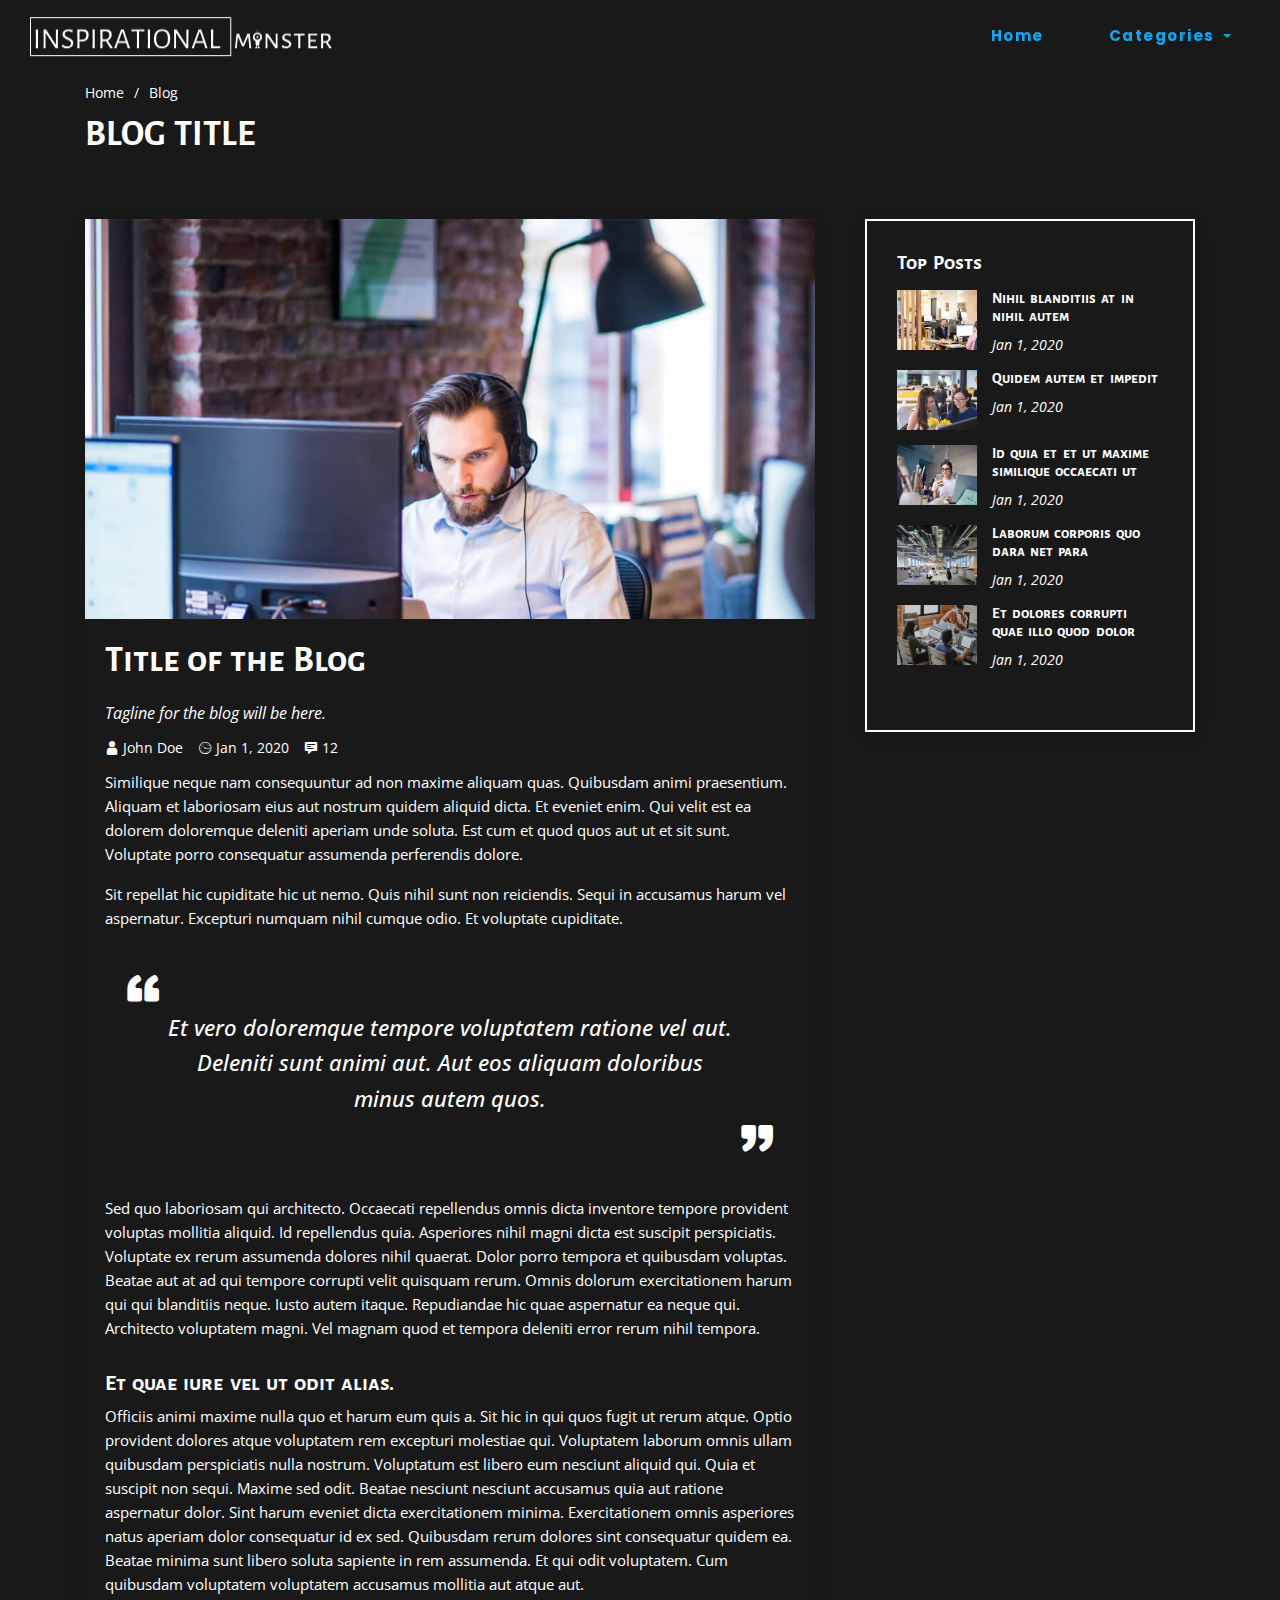
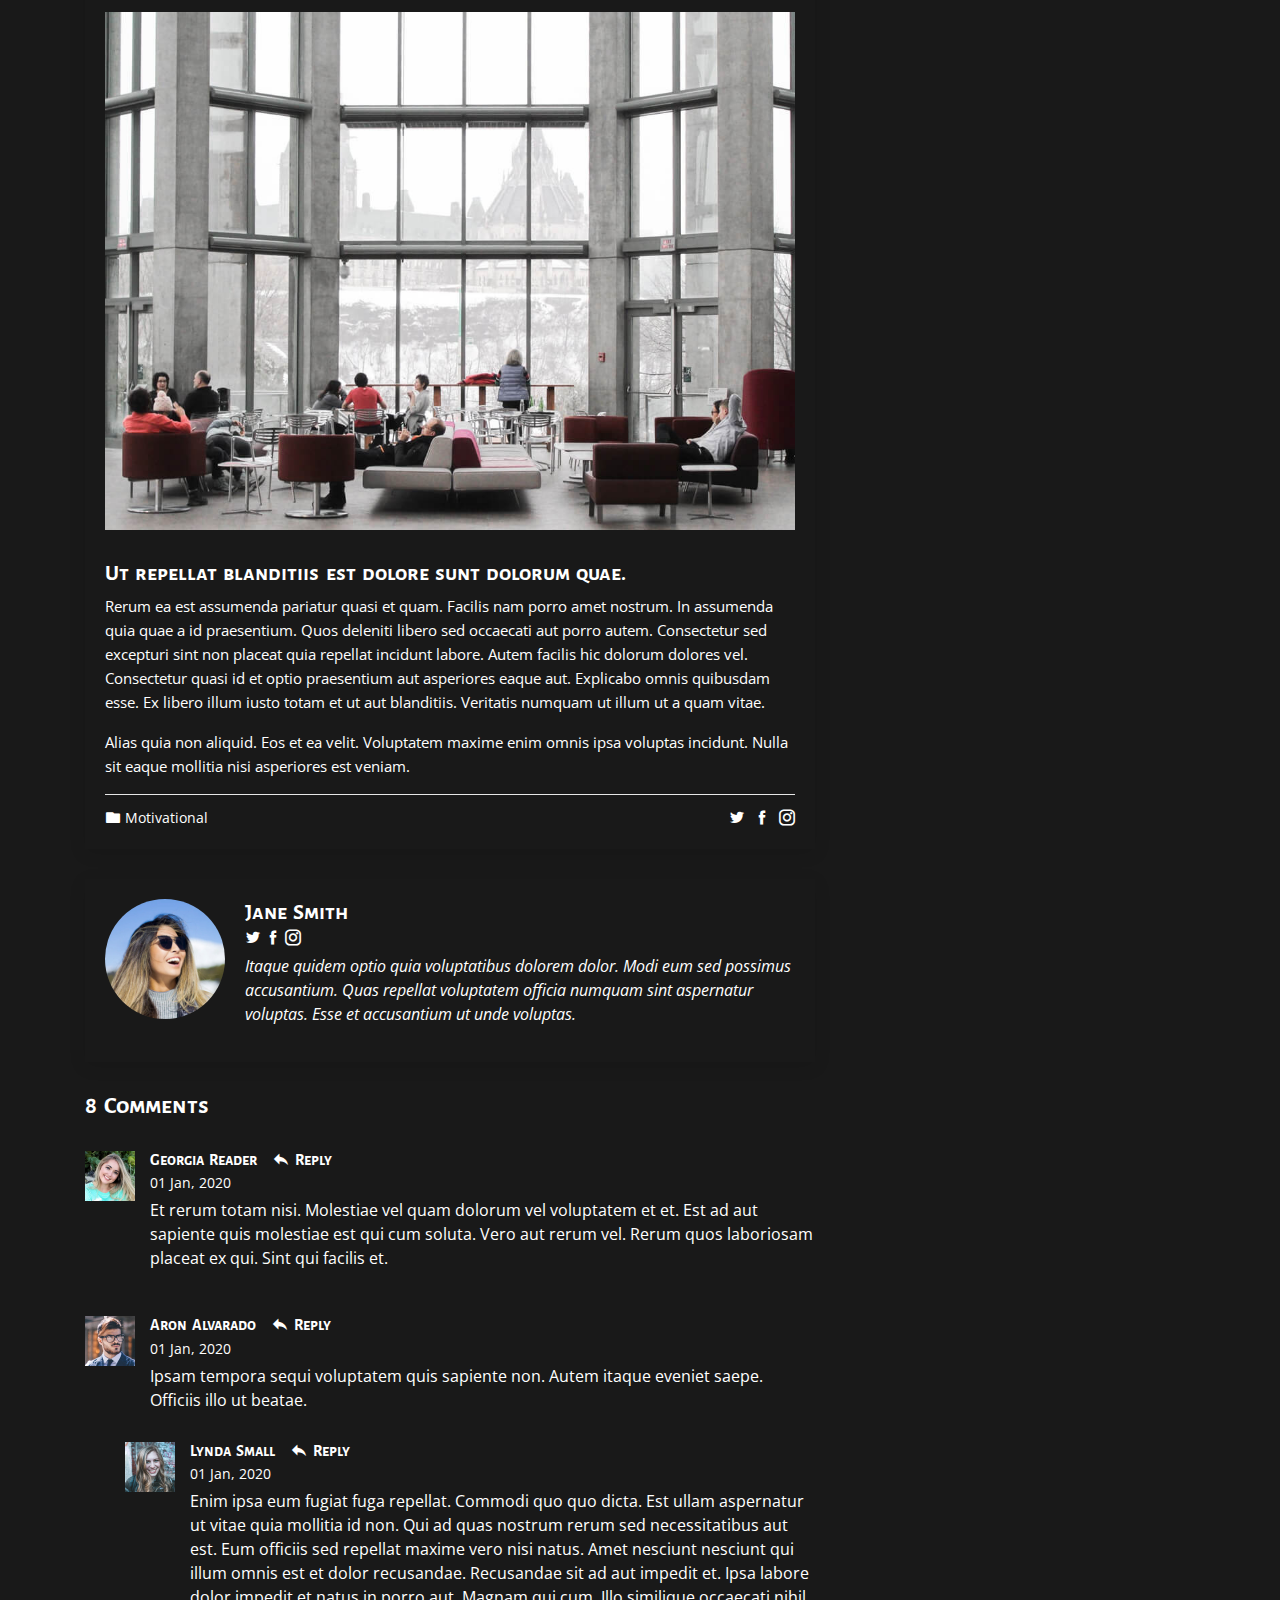
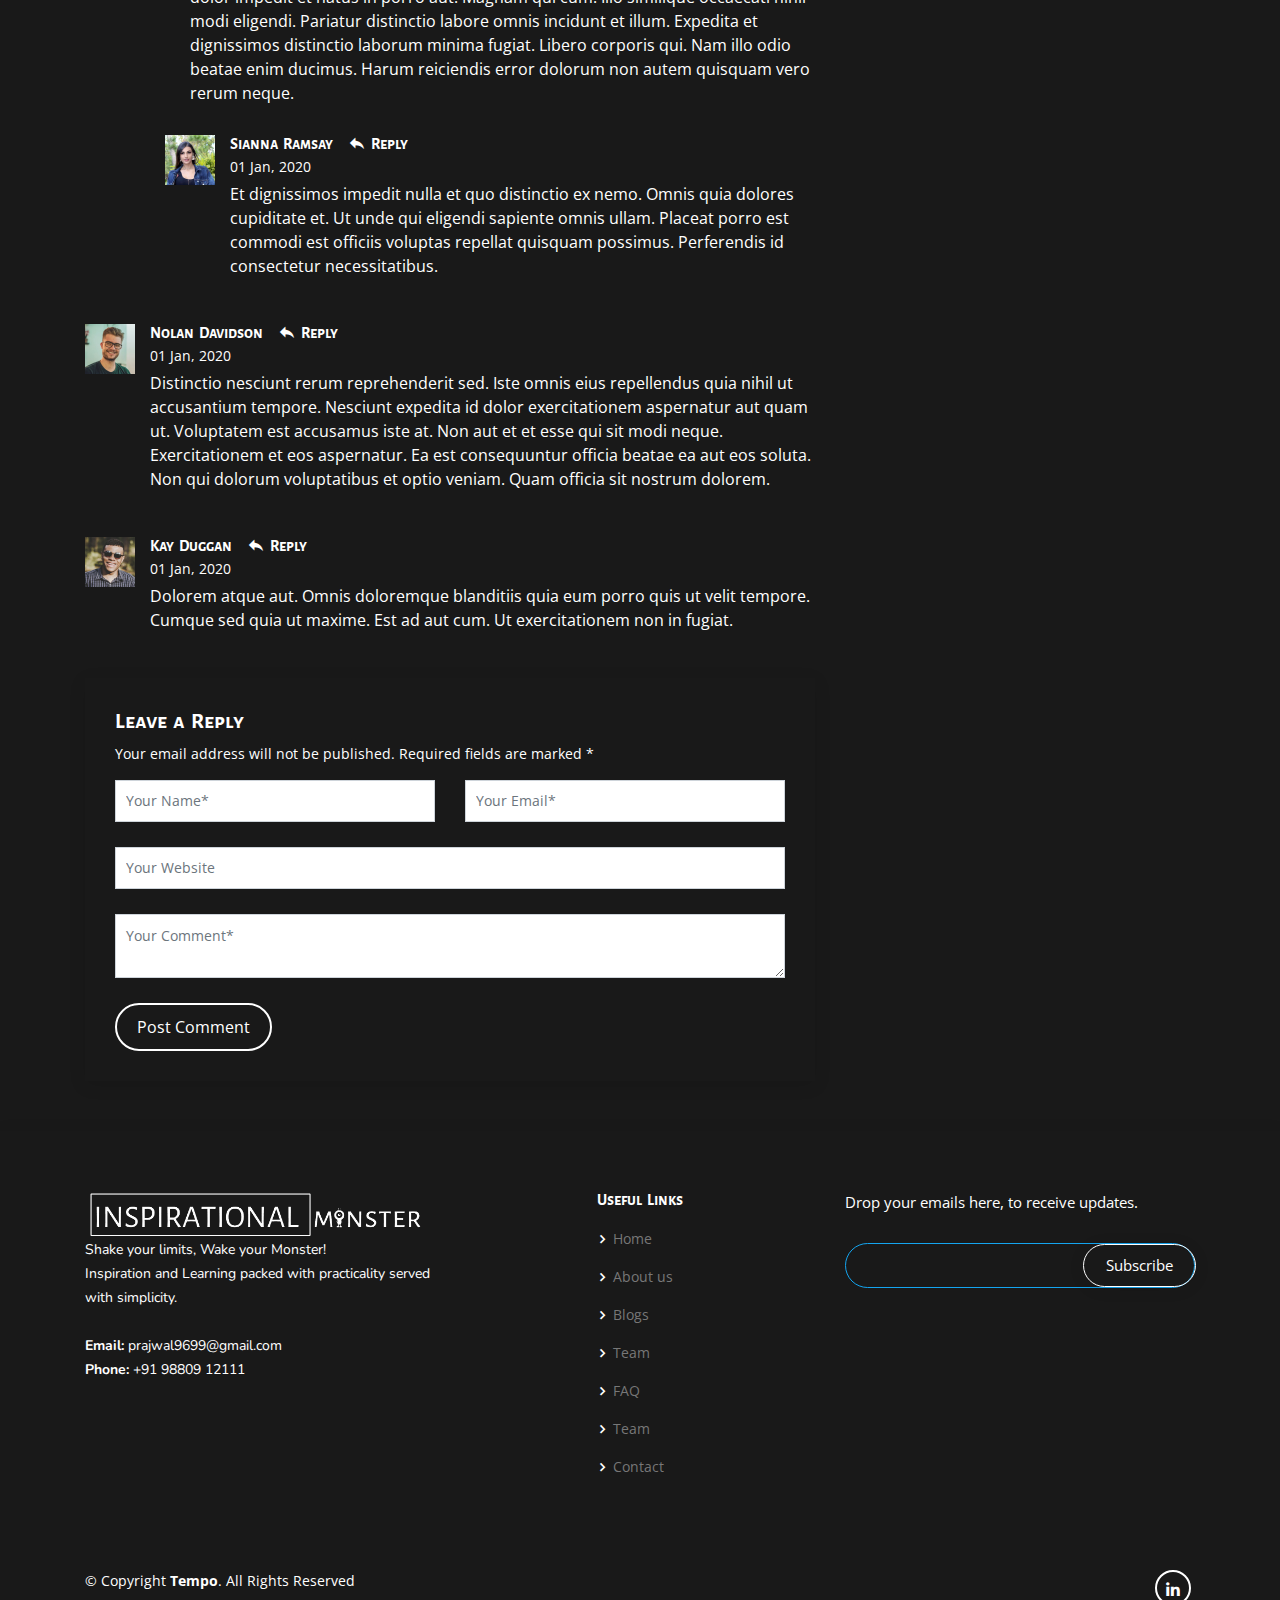
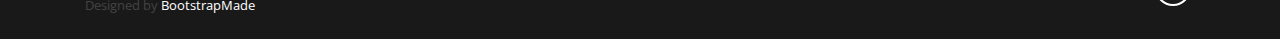
<file: blog-single.html>
<!DOCTYPE html>
<html lang="en">

<head>
  <meta charset="utf-8">
  <meta content="width=device-width, initial-scale=1.0" name="viewport">

  <title>Blog Single - Tempo Bootstrap Template</title>
  <meta content="" name="description">
  <meta content="" name="keywords">

  <!-- Favicons -->
  <link href="assets/img/favicon.png" rel="icon">
  <link href="assets/img/apple-touch-icon.png" rel="apple-touch-icon">

  <!-- Google Fonts -->
  <link href="https://fonts.googleapis.com/css?family=Open+Sans:300,300i,400,400i,600,600i,700,700i|Nunito:300,300i,400,400i,600,600i,700,700i|Poppins:300,300i,400,400i,500,500i,600,600i,700,700i" rel="stylesheet">

  <!-- Vendor CSS Files -->
  <link href="assets/vendor/bootstrap/css/bootstrap.min.css" rel="stylesheet">
  <link href="assets/vendor/icofont/icofont.min.css" rel="stylesheet">
  <link href="assets/vendor/boxicons/css/boxicons.min.css" rel="stylesheet">
  <link href="assets/vendor/remixicon/remixicon.css" rel="stylesheet">
  <link href="assets/vendor/venobox/venobox.css" rel="stylesheet">
  <link href="assets/vendor/owl.carousel/assets/owl.carousel.min.css" rel="stylesheet">

  <!-- Template Main CSS File -->
  <link href="assets/css/style.css" rel="stylesheet">

  <!-- =======================================================
  * Template Name: Tempo - v2.2.1
  * Template URL: https://bootstrapmade.com/tempo-free-onepage-bootstrap-theme/
  * Author: BootstrapMade.com
  * License: https://bootstrapmade.com/license/
  ======================================================== -->
</head>

<body>

    <!-- ---------------- START: NEW HEADER ---------------- -->
    <nav id="scanfcode" class="navbar fixed-top">
      <div class="container-fluid">
        <div class="navbar-header">
          <!-- <button type="button" id="toogle-button" class="navbar-toggle" data-toggle="collapse" data-target="#myNavbar">
           <span class="glyphicon glyphicon-menu-hamburger"></span>                     
          </button> -->
          <a id="logo" class="navbar-brand" href="index.html"><img src="./assets/img/inspirationalmonster-logo.png" alt="" class="img-fluid"></a>
        </div>
        <div class="nav-menu d-none d-lg-block" id="myNavbar">
     
          <ul id="link" class="">
            <li><a href="index.html" id="first-link">Home</a></li>
             <li class="dropdown">
              <a class="dropdown-toggle" data-toggle="dropdown" href="#">Categories <span class="caret"></span></a>
              <ul class="dropdown-menu">
                <li><a href="motivational.html">Motivational</a></li>
                <li><a href="psychology.html">Psychology</a></li>
                <li><a href="sociology.html">Sociology</a></li>
              </ul>
            </li>
          </ul>
        </div>
      </div>
    </nav>
    <!-- ----------------- END: NEW HEADER ----------------- -->
  
  
  <!-- ======= Header ======= -->
  <!-- <header id="header" class="fixed-top header-inner-pages">
    <div class="container d-flex align-items-center"> -->

      <!-- <h1 class="logo mr-auto"><a href="index.html">Tempo</a></h1> -->
      <!-- Uncomment below if you prefer to use an image logo -->
      <!-- <a href="index.html" class="logo mr-auto"><img src="././assets/img/ispirationalmonster-logo.png" alt="" class="img-fluid"></a>

      <nav class="nav-menu d-none d-lg-block">
        <ul>
          <li class="active"><a href="index.html">Home</a></li>
          <li><a href="index.html#about">About</a></li>
          <li><a href="index.html#blog">Blogs</a></li>
          <li class="drop-down"><a href="index.html#blog">Categories</a>
            <ul>
              <li><a href="motivational.html">Motivational</a></li> -->
              <!-- <li class="drop-down"><a href="#">Deep Drop Down</a>
                <ul>
                  <li><a href="#">Deep Drop Down 1</a></li>
                  <li><a href="#">Deep Drop Down 2</a></li>
                  <li><a href="#">Deep Drop Down 3</a></li>
                  <li><a href="#">Deep Drop Down 4</a></li>
                  <li><a href="#">Deep Drop Down 5</a></li>
                </ul>
              </li> -->
              <!-- <li><a href="psychology.html">Psychology</a></li>
              <li><a href="sociology.html">Sociology</a></li>
            </ul>
          </li>
          <li><a href="index.html#faq">FAQ</a></li>
          <li><a href="index.html#team">Team</a></li>
          <li><a href="index.html#contact">Contact</a></li>
        </ul>
      </nav>.nav-menu -->

    <!-- </div>
  </header>End Header -->

  <main id="main">

    <!-- ======= Breadcrumbs ======= -->
    <section id="breadcrumbs" class="breadcrumbs">
      <div class="container">

        <ol>
          <li><a href="index.html">Home</a></li>
          <li><a href="blog.html">Blog</a></li>
        </ol>
        <h2>Blog Title</h2>

      </div>
    </section><!-- End Breadcrumbs -->

    <!-- ======= Blog Section ======= -->
    <section id="blog" class="blog">
      <div class="container">

        <div class="row">

          <div class="col-lg-8 entries">

            <article class="entry entry-single">

              <div class="entry-img">
                <img src="./assets/img/blog-1.jpg" alt="" class="img-fluid">
              </div>

              <h2 class="entry-title">
                <a href="blog-single.html">Title of the Blog</a>
              </h2>
              <blockquote><em>Tagline for the blog will be here.</em><br/></blockquote>


              <div class="entry-meta">
                <ul>
                  <li class="d-flex align-items-center"><i class="icofont-user"></i> <a href="blog-single.html">John Doe</a></li>
                  <li class="d-flex align-items-center"><i class="icofont-wall-clock"></i> <a href="blog-single.html"><time datetime="2020-01-01">Jan 1, 2020</time></a></li>
                  <li class="d-flex align-items-center"><i class="icofont-comment"></i> <a href="blog-single.html">12</a></li>
                </ul>
              </div>

              <div class="entry-content">
                <p>
                  Similique neque nam consequuntur ad non maxime aliquam quas. Quibusdam animi praesentium. Aliquam et laboriosam eius aut nostrum quidem aliquid dicta.
                  Et eveniet enim. Qui velit est ea dolorem doloremque deleniti aperiam unde soluta. Est cum et quod quos aut ut et sit sunt. Voluptate porro consequatur assumenda perferendis dolore.
                </p>

                <p>
                  Sit repellat hic cupiditate hic ut nemo. Quis nihil sunt non reiciendis. Sequi in accusamus harum vel aspernatur. Excepturi numquam nihil cumque odio. Et voluptate cupiditate.
                </p>

                <blockquote>
                  <i class="icofont-quote-left quote-left"></i>
                  <p>
                    Et vero doloremque tempore voluptatem ratione vel aut. Deleniti sunt animi aut. Aut eos aliquam doloribus minus autem quos.
                  </p>
                  <i class="las la-quote-right quote-right"></i>
                  <i class="icofont-quote-right quote-right"></i>
                </blockquote>

                <p>
                  Sed quo laboriosam qui architecto. Occaecati repellendus omnis dicta inventore tempore provident voluptas mollitia aliquid. Id repellendus quia. Asperiores nihil magni dicta est suscipit perspiciatis. Voluptate ex rerum assumenda dolores nihil quaerat.
                  Dolor porro tempora et quibusdam voluptas. Beatae aut at ad qui tempore corrupti velit quisquam rerum. Omnis dolorum exercitationem harum qui qui blanditiis neque.
                  Iusto autem itaque. Repudiandae hic quae aspernatur ea neque qui. Architecto voluptatem magni. Vel magnam quod et tempora deleniti error rerum nihil tempora.
                </p>

                <h3>Et quae iure vel ut odit alias.</h3>
                <p>
                  Officiis animi maxime nulla quo et harum eum quis a. Sit hic in qui quos fugit ut rerum atque. Optio provident dolores atque voluptatem rem excepturi molestiae qui. Voluptatem laborum omnis ullam quibusdam perspiciatis nulla nostrum. Voluptatum est libero eum nesciunt aliquid qui.
                  Quia et suscipit non sequi. Maxime sed odit. Beatae nesciunt nesciunt accusamus quia aut ratione aspernatur dolor. Sint harum eveniet dicta exercitationem minima. Exercitationem omnis asperiores natus aperiam dolor consequatur id ex sed. Quibusdam rerum dolores sint consequatur quidem ea.
                  Beatae minima sunt libero soluta sapiente in rem assumenda. Et qui odit voluptatem. Cum quibusdam voluptatem voluptatem accusamus mollitia aut atque aut.
                </p>
                <img src="./assets/img/blog-inside-post.jpg" class="img-fluid" alt="">

                <h3>Ut repellat blanditiis est dolore sunt dolorum quae.</h3>
                <p>
                  Rerum ea est assumenda pariatur quasi et quam. Facilis nam porro amet nostrum. In assumenda quia quae a id praesentium. Quos deleniti libero sed occaecati aut porro autem. Consectetur sed excepturi sint non placeat quia repellat incidunt labore. Autem facilis hic dolorum dolores vel.
                  Consectetur quasi id et optio praesentium aut asperiores eaque aut. Explicabo omnis quibusdam esse. Ex libero illum iusto totam et ut aut blanditiis. Veritatis numquam ut illum ut a quam vitae.
                </p>
                <p>
                  Alias quia non aliquid. Eos et ea velit. Voluptatem maxime enim omnis ipsa voluptas incidunt. Nulla sit eaque mollitia nisi asperiores est veniam.
                </p>

              </div>

              <div class="entry-footer clearfix">
                <div class="float-left">
                  <i class="icofont-folder"></i>
                  <ul class="cats">
                    <li><a href="#">Motivational</a></li>
                  </ul>
<!-- 
                  <i class="icofont-tags"></i>
                  <ul class="tags">
                    <li><a href="#">Creative</a></li>
                    <li><a href="#">Tips</a></li>
                    <li><a href="#">Marketing</a></li>
                  </ul> -->
                </div>

                <div class="float-right share">
                  <a href="" title="Share on Twitter"><i class="icofont-twitter"></i></a>
                  <a href="" title="Share on Facebook"><i class="icofont-facebook"></i></a>
                  <a href="" title="Share on Instagram"><i class="icofont-instagram"></i></a>
                </div>

              </div>

            </article><!-- End blog entry -->

            <div class="blog-author clearfix">
              <img src="./assets/img/blog-author.jpg" class="rounded-circle float-left" alt="">
              <h4>Jane Smith</h4>
              <div class="social-links">
                <a href="https://twitters.com/#"><i class="icofont-twitter"></i></a>
                <a href="https://facebook.com/#"><i class="icofont-facebook"></i></a>
                <a href="https://instagram.com/#"><i class="icofont-instagram"></i></a>
              </div>
              <p>
                Itaque quidem optio quia voluptatibus dolorem dolor. Modi eum sed possimus accusantium. Quas repellat voluptatem officia numquam sint aspernatur voluptas. Esse et accusantium ut unde voluptas.
              </p>
            </div><!-- End blog author bio -->

            <div class="blog-comments">

              <h4 class="comments-count">8 Comments</h4>

              <div id="comment-1" class="comment clearfix">
                <img src="./assets/img/comments-1.jpg" class="comment-img  float-left" alt="">
                <h5><a href="">Georgia Reader</a> <a href="#" class="reply"><i class="icofont-reply"></i> Reply</a></h5>
                <time datetime="2020-01-01">01 Jan, 2020</time>
                <p>
                  Et rerum totam nisi. Molestiae vel quam dolorum vel voluptatem et et. Est ad aut sapiente quis molestiae est qui cum soluta.
                  Vero aut rerum vel. Rerum quos laboriosam placeat ex qui. Sint qui facilis et.
                </p>

              </div><!-- End comment #1 -->

              <div id="comment-2" class="comment clearfix">
                <img src="./assets/img/comments-2.jpg" class="comment-img  float-left" alt="">
                <h5><a href="">Aron Alvarado</a> <a href="#" class="reply"><i class="icofont-reply"></i> Reply</a></h5>
                <time datetime="2020-01-01">01 Jan, 2020</time>
                <p>
                  Ipsam tempora sequi voluptatem quis sapiente non. Autem itaque eveniet saepe. Officiis illo ut beatae.
                </p>

                <div id="comment-reply-1" class="comment comment-reply clearfix">
                  <img src="./assets/img/comments-3.jpg" class="comment-img  float-left" alt="">
                  <h5><a href="">Lynda Small</a> <a href="#" class="reply"><i class="icofont-reply"></i> Reply</a></h5>
                  <time datetime="2020-01-01">01 Jan, 2020</time>
                  <p>
                    Enim ipsa eum fugiat fuga repellat. Commodi quo quo dicta. Est ullam aspernatur ut vitae quia mollitia id non. Qui ad quas nostrum rerum sed necessitatibus aut est. Eum officiis sed repellat maxime vero nisi natus. Amet nesciunt nesciunt qui illum omnis est et dolor recusandae.

                    Recusandae sit ad aut impedit et. Ipsa labore dolor impedit et natus in porro aut. Magnam qui cum. Illo similique occaecati nihil modi eligendi. Pariatur distinctio labore omnis incidunt et illum. Expedita et dignissimos distinctio laborum minima fugiat.

                    Libero corporis qui. Nam illo odio beatae enim ducimus. Harum reiciendis error dolorum non autem quisquam vero rerum neque.
                  </p>

                  <div id="comment-reply-2" class="comment comment-reply clearfix">
                    <img src="./assets/img/comments-4.jpg" class="comment-img  float-left" alt="">
                    <h5><a href="">Sianna Ramsay</a> <a href="#" class="reply"><i class="icofont-reply"></i> Reply</a></h5>
                    <time datetime="2020-01-01">01 Jan, 2020</time>
                    <p>
                      Et dignissimos impedit nulla et quo distinctio ex nemo. Omnis quia dolores cupiditate et. Ut unde qui eligendi sapiente omnis ullam. Placeat porro est commodi est officiis voluptas repellat quisquam possimus. Perferendis id consectetur necessitatibus.
                    </p>

                  </div><!-- End comment reply #2-->

                </div><!-- End comment reply #1-->

              </div><!-- End comment #2-->

              <div id="comment-3" class="comment clearfix">
                <img src="./assets/img/comments-5.jpg" class="comment-img  float-left" alt="">
                <h5><a href="">Nolan Davidson</a> <a href="#" class="reply"><i class="icofont-reply"></i> Reply</a></h5>
                <time datetime="2020-01-01">01 Jan, 2020</time>
                <p>
                  Distinctio nesciunt rerum reprehenderit sed. Iste omnis eius repellendus quia nihil ut accusantium tempore. Nesciunt expedita id dolor exercitationem aspernatur aut quam ut. Voluptatem est accusamus iste at.
                  Non aut et et esse qui sit modi neque. Exercitationem et eos aspernatur. Ea est consequuntur officia beatae ea aut eos soluta. Non qui dolorum voluptatibus et optio veniam. Quam officia sit nostrum dolorem.
                </p>

              </div><!-- End comment #3 -->

              <div id="comment-4" class="comment clearfix">
                <img src="./assets/img/comments-6.jpg" class="comment-img  float-left" alt="">
                <h5><a href="">Kay Duggan</a> <a href="#" class="reply"><i class="icofont-reply"></i> Reply</a></h5>
                <time datetime="2020-01-01">01 Jan, 2020</time>
                <p>
                  Dolorem atque aut. Omnis doloremque blanditiis quia eum porro quis ut velit tempore. Cumque sed quia ut maxime. Est ad aut cum. Ut exercitationem non in fugiat.
                </p>

              </div><!-- End comment #4 -->

              <div class="reply-form">
                <h4>Leave a Reply</h4>
                <p>Your email address will not be published. Required fields are marked * </p>
                <form action="">
                  <div class="row">
                    <div class="col-md-6 form-group">
                      <input name="name" type="text" class="form-control" placeholder="Your Name*">
                    </div>
                    <div class="col-md-6 form-group">
                      <input name="email" type="text" class="form-control" placeholder="Your Email*">
                    </div>
                  </div>
                  <div class="row">
                    <div class="col form-group">
                      <input name="website" type="text" class="form-control" placeholder="Your Website">
                    </div>
                  </div>
                  <div class="row">
                    <div class="col form-group">
                      <textarea name="comment" class="form-control" placeholder="Your Comment*"></textarea>
                    </div>
                  </div>
                  <button type="submit" class="btn btn-primary">Post Comment</button>

                </form>

              </div>

            </div><!-- End blog comments -->

          </div><!-- End blog entries list -->

          <div class="col-lg-4">

            <div class="sidebar">

              <!-- <h3 class="sidebar-title">Search</h3>
              <div class="sidebar-item search-form">
                <form action="">
                  <input type="text">
                  <button type="submit"><i class="icofont-search"></i></button>
                </form>

              </div> -->
              <!-- End sidebar search formn-->

              <!-- <h3 class="sidebar-title">Categories</h3>
              <div class="sidebar-item categories">
                <ul>
                  <li><a href="#">General <span>(25)</span></a></li>
                  <li><a href="#">Lifestyle <span>(12)</span></a></li>
                  <li><a href="#">Travel <span>(5)</span></a></li>
                  <li><a href="#">Design <span>(22)</span></a></li>
                  <li><a href="#">Creative <span>(8)</span></a></li>
                  <li><a href="#">Educaion <span>(14)</span></a></li>
                </ul>

              </div> -->
              <!-- End sidebar categories-->

              <h3 class="sidebar-title">Top Posts</h3>
              <div class="sidebar-item recent-posts">
                <div class="post-item clearfix">
                  <img src="./assets/img/blog-recent-1.jpg" alt="">
                  <h4><a href="blog-single.html">Nihil blanditiis at in nihil autem</a></h4>
                  <time datetime="2020-01-01">Jan 1, 2020</time>
                </div>

                <div class="post-item clearfix">
                  <img src="./assets/img/blog-recent-2.jpg" alt="">
                  <h4><a href="blog-single.html">Quidem autem et impedit</a></h4>
                  <time datetime="2020-01-01">Jan 1, 2020</time>
                </div>

                <div class="post-item clearfix">
                  <img src="./assets/img/blog-recent-3.jpg" alt="">
                  <h4><a href="blog-single.html">Id quia et et ut maxime similique occaecati ut</a></h4>
                  <time datetime="2020-01-01">Jan 1, 2020</time>
                </div>

                <div class="post-item clearfix">
                  <img src="./assets/img/blog-recent-4.jpg" alt="">
                  <h4><a href="blog-single.html">Laborum corporis quo dara net para</a></h4>
                  <time datetime="2020-01-01">Jan 1, 2020</time>
                </div>

                <div class="post-item clearfix">
                  <img src="./assets/img/blog-recent-5.jpg" alt="">
                  <h4><a href="blog-single.html">Et dolores corrupti quae illo quod dolor</a></h4>
                  <time datetime="2020-01-01">Jan 1, 2020</time>
                </div>

              </div><!-- End sidebar recent posts-->

              <!-- <h3 class="sidebar-title">Tags</h3>
              <div class="sidebar-item tags">
                <ul>
                  <li><a href="#">App</a></li>
                  <li><a href="#">IT</a></li>
                  <li><a href="#">Business</a></li>
                  <li><a href="#">Business</a></li>
                  <li><a href="#">Mac</a></li>
                  <li><a href="#">Design</a></li>
                  <li><a href="#">Office</a></li>
                  <li><a href="#">Creative</a></li>
                  <li><a href="#">Studio</a></li>
                  <li><a href="#">Smart</a></li>
                  <li><a href="#">Tips</a></li>
                  <li><a href="#">Marketing</a></li>
                </ul>

              </div> -->
              <!-- End sidebar tags-->

            </div><!-- End sidebar -->

          </div><!-- End blog sidebar -->

        </div>

      </div>
    </section><!-- End Blog Section -->

  </main><!-- End #main -->

  <!-- ======= Footer ======= -->
  <footer id="footer">
    <div class="footer-top">
      <div class="container">
        <div class="row">
          <div class="col-lg-4 col-md-6 footer-contact">
            <p>
              <a href="index.html" class="logo"><img src="./assets/img/inspirationalmonster-logo.png" alt="" class="img-fluid"></a>
              Shake your limits, Wake your Monster!<br>
              Inspiration and Learning packed with practicality served with simplicity.<br><br>
              <a href="mailto:prajwal9699@gmail.com"><strong>Email:</strong> prajwal9699@gmail.com</a><br>
              <a href="tel:9880912111"><strong>Phone:</strong> +91 98809 12111</a><br>
            </p>
          </div>
          <div class="col-lg-4 col-md-6 footer-links text-center">
            <h4>Useful Links</h4>
            <ul>
              <li><i class="bx bx-chevron-right"></i> <a href="#">Home</a></li>
              <li><i class="bx bx-chevron-right"></i> <a href="#">About us</a></li>
              <li><i class="bx bx-chevron-right"></i> <a href="#">Blogs</a></li>
              <li><i class="bx bx-chevron-right"></i> <a href="#">Team</a></li>
              <li><i class="bx bx-chevron-right"></i> <a href="#">FAQ</a></li>
              <li><i class="bx bx-chevron-right"></i> <a href="#">Team</a></li>
              <li><i class="bx bx-chevron-right"></i> <a href="#">Contact</a></li>
            </ul>
          </div>
          <!-- <div class="col-lg-3 col-md-6 footer-links">
            <h4>Our Services</h4>
            <ul>
              <li><i class="bx bx-chevron-right"></i> <a href="#">Web Design</a></li>
              <li><i class="bx bx-chevron-right"></i> <a href="#">Web Development</a></li>
              <li><i class="bx bx-chevron-right"></i> <a href="#">Product Management</a></li>
              <li><i class="bx bx-chevron-right"></i> <a href="#">Marketing</a></li>
              <li><i class="bx bx-chevron-right"></i> <a href="#">Graphic Design</a></li>
            </ul>
          </div> -->
          <div class="col-lg-4 col-md-6 footer-newsletter">
            <!-- <h4>Join Our Newsletter</h4> -->
            <p>Drop your emails here, to receive updates.</p>
            <form action="" method="post">
              <input type="email" name="email"><input type="submit" value="Subscribe">
            </form>
          </div>

        </div>
      </div>
    </div>
    <div class="container d-md-flex py-4">
      <div class="mr-md-auto text-center text-md-left">
        <div class="copyright">
          &copy; Copyright <strong><span>Tempo</span></strong>. All Rights Reserved
        </div>
        <div class="credits">
          <!-- All the links in the footer should remain intact. -->
          <!-- You can delete the links only if you purchased the pro version. -->
          <!-- Licensing information: https://bootstrapmade.com/license/ -->
          <!-- Purchase the pro version with working PHP/AJAX contact form: https://bootstrapmade.com/tempo-free-onepage-bootstrap-theme/ -->
          Designed by <a href="https://bootstrapmade.com/">BootstrapMade</a>
        </div>
      </div>
      <div class="social-links text-center text-md-right pt-3 pt-md-0">
        <!-- <a href="#" class="twitter"><i class="bx bxl-twitter"></i></a>
        <a href="#" class="facebook"><i class="bx bxl-facebook"></i></a>
        <a href="#" class="instagram"><i class="bx bxl-instagram"></i></a>
        <a href="#" class="google-plus"><i class="bx bxl-skype"></i></a> -->
        <a href="#" class="linkedin"><i class="bx bxl-linkedin"></i></a>
      </div>
    </div>
  </footer>

  <a href="#" class="back-to-top"><i class="ri-arrow-up-line"></i></a>

  <!-- Vendor JS Files -->
  <script src="assets/vendor/jquery/jquery.min.js"></script>
  <script src="assets/vendor/bootstrap/js/bootstrap.bundle.min.js"></script>
  <script src="assets/vendor/jquery.easing/jquery.easing.min.js"></script>
  <script src="assets/vendor/php-email-form/validate.js"></script>
  <script src="assets/vendor/isotope-layout/isotope.pkgd.min.js"></script>
  <script src="assets/vendor/venobox/venobox.min.js"></script>
  <script src="assets/vendor/owl.carousel/owl.carousel.min.js"></script>

  <!-- Template Main JS File -->
  <script src="assets/js/main.js"></script>

</body>

</html>
</file>
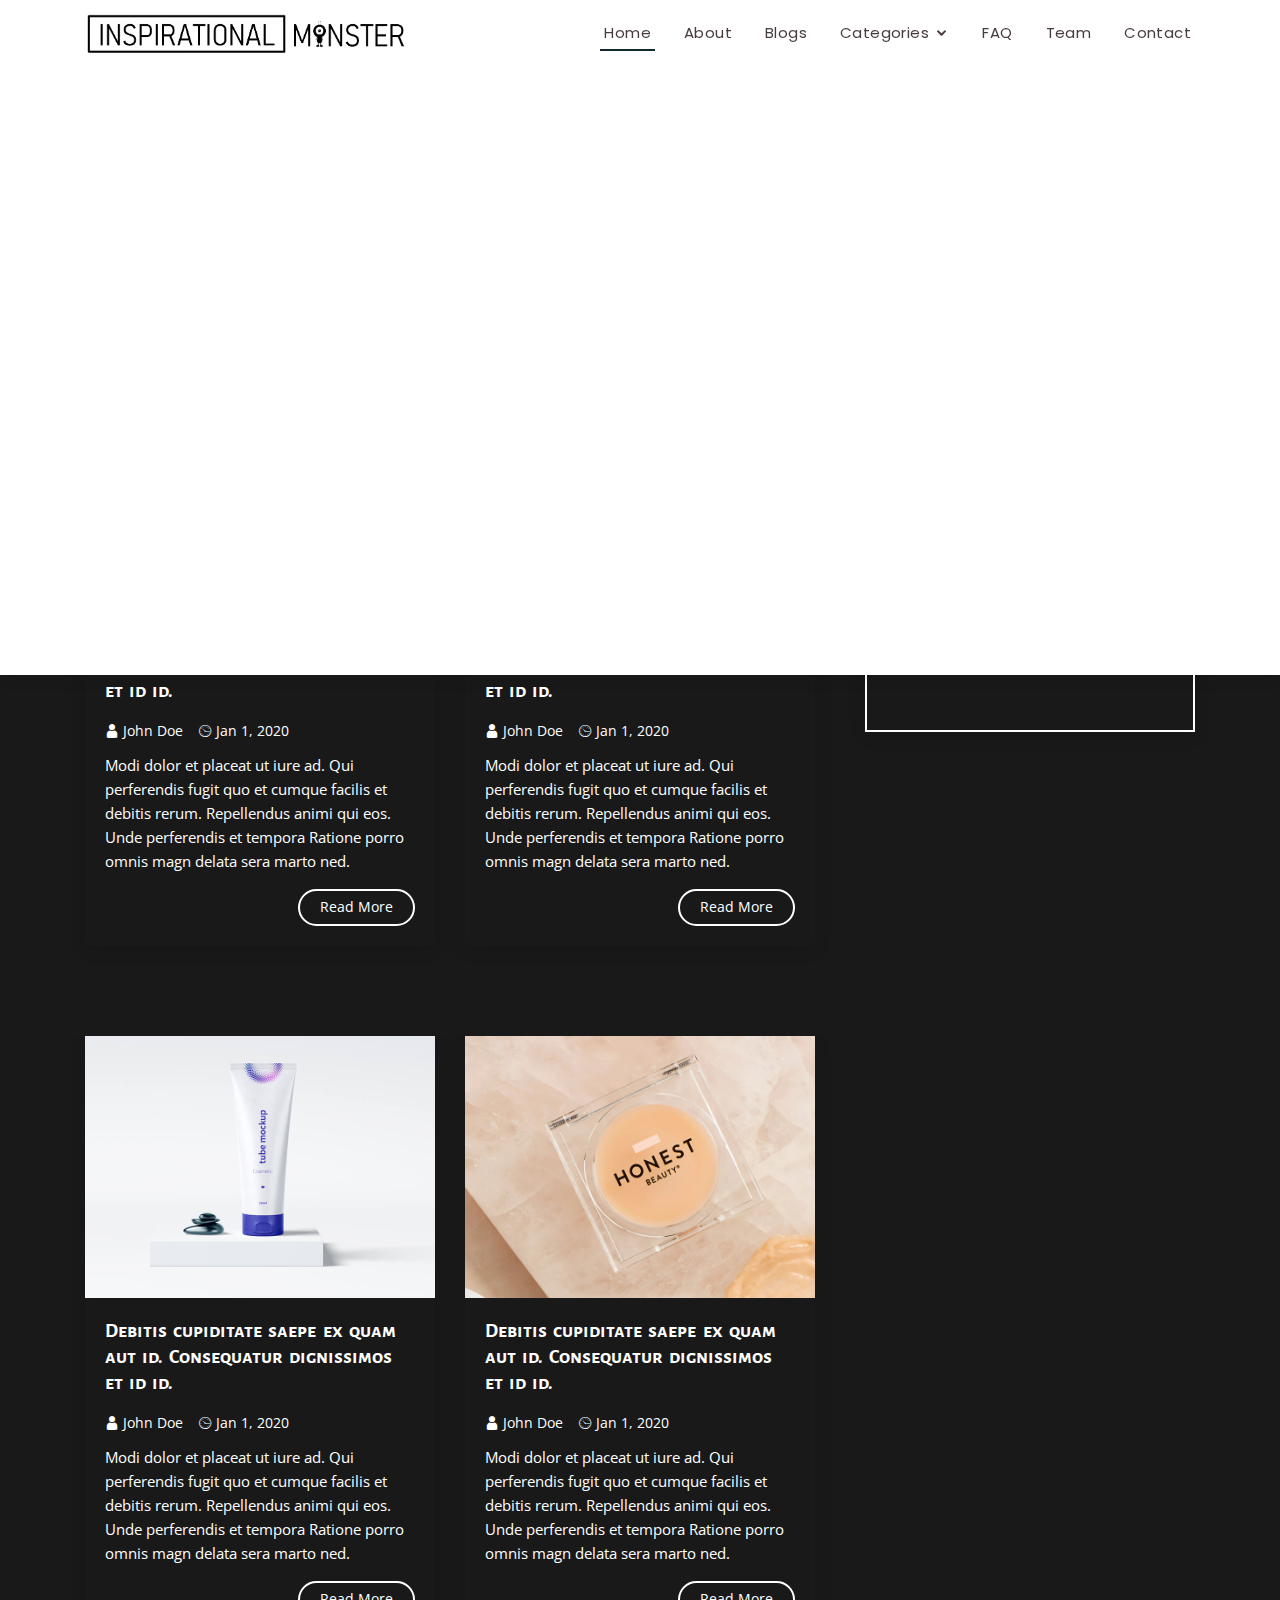
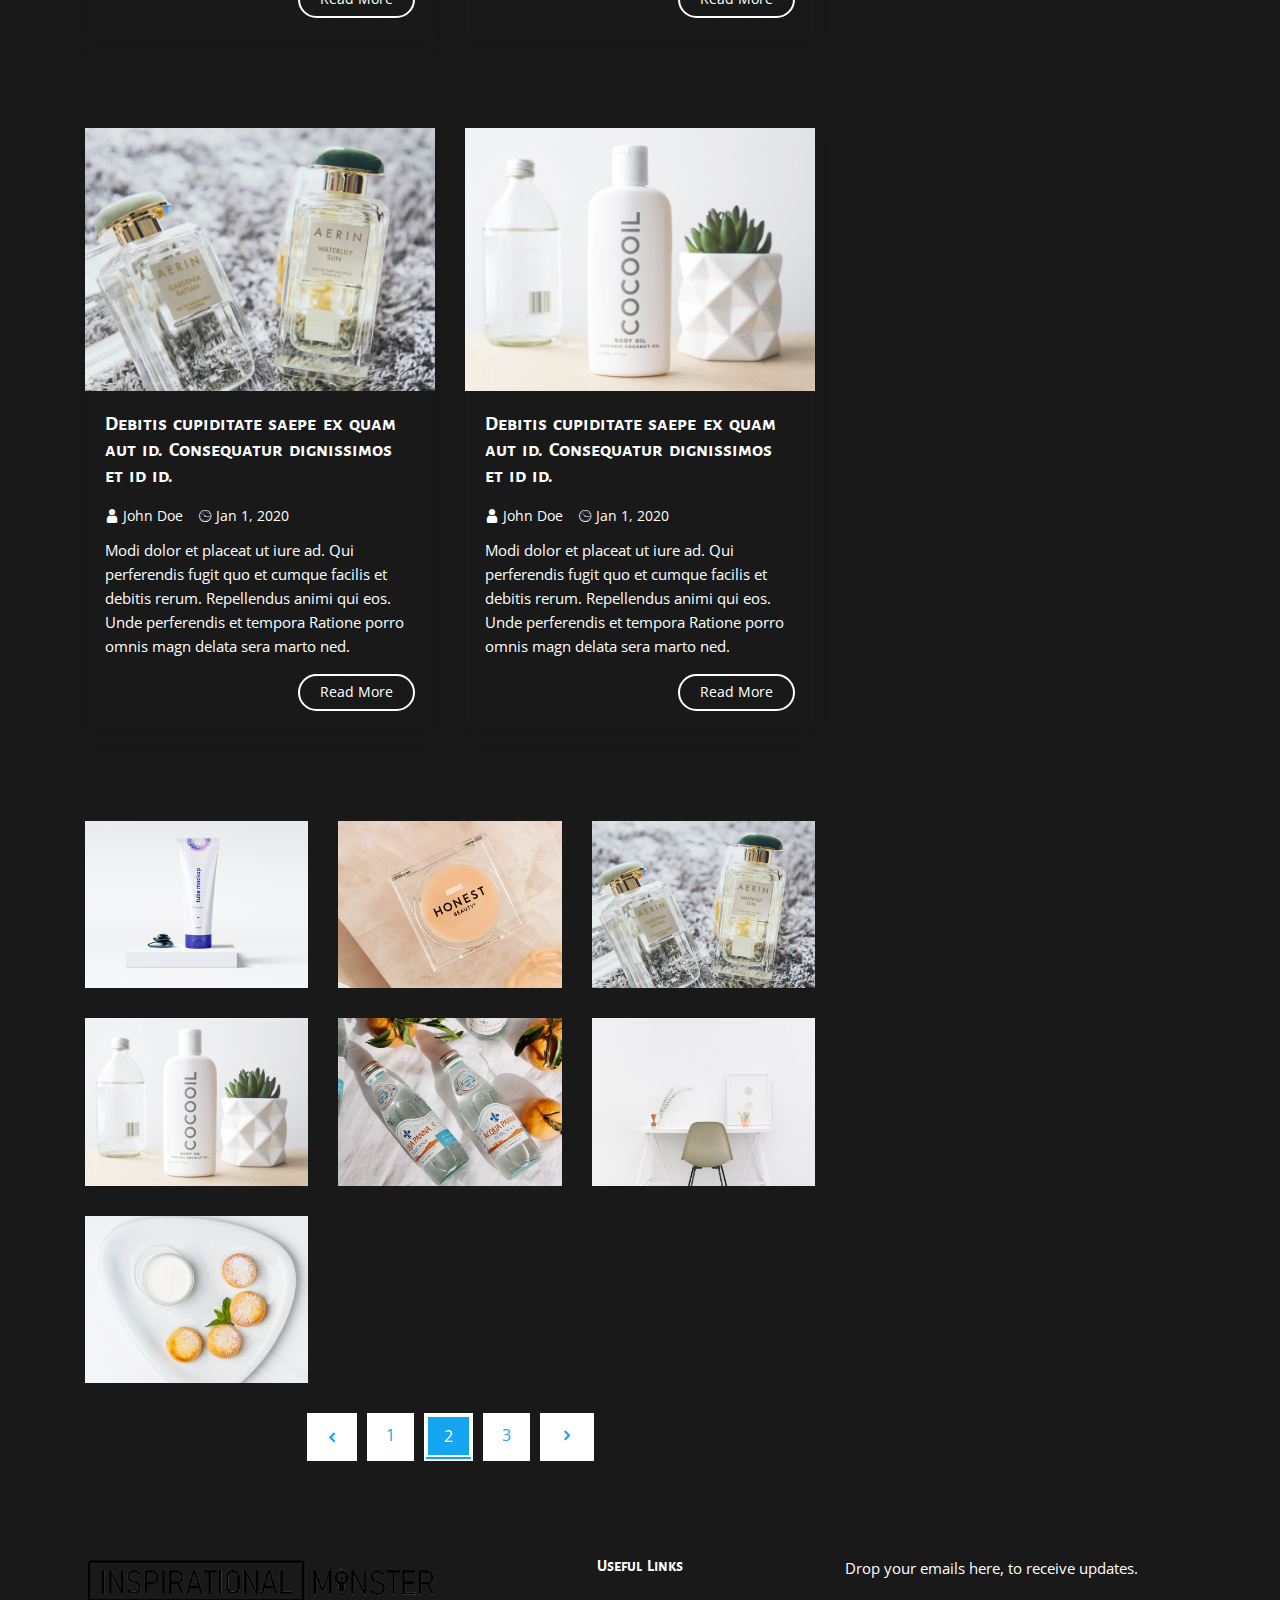
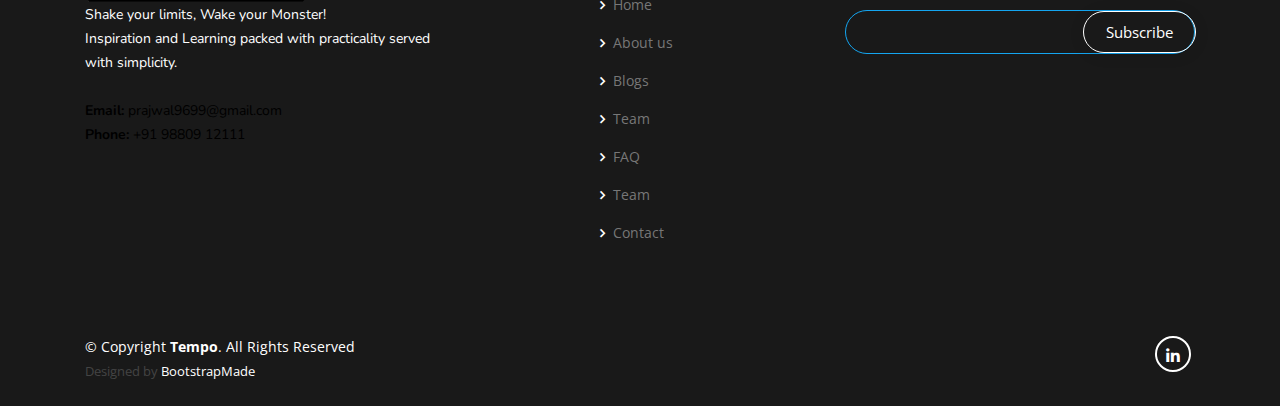
<file: blog.html>
<!DOCTYPE html>
<html lang="en">

<head>
  <meta charset="utf-8">
  <meta content="width=device-width, initial-scale=1.0" name="viewport">

  <title>Inspirational Monster</title>
  <meta content="" name="description">
  <meta content="" name="keywords">

  <!-- Favicons -->
  <link href="assets/img/favicon.png" rel="icon">
  <link href="assets/img/apple-touch-icon.png" rel="apple-touch-icon">

  <!-- Google Fonts -->
  <link href="https://fonts.googleapis.com/css?family=Open+Sans:300,300i,400,400i,600,600i,700,700i|Nunito:300,300i,400,400i,600,600i,700,700i|Poppins:300,300i,400,400i,500,500i,600,600i,700,700i" rel="stylesheet">

  <!-- Vendor CSS Files -->
  <link href="assets/vendor/bootstrap/css/bootstrap.min.css" rel="stylesheet">
  <link href="assets/vendor/icofont/icofont.min.css" rel="stylesheet">
  <link href="assets/vendor/boxicons/css/boxicons.min.css" rel="stylesheet">
  <link href="assets/vendor/remixicon/remixicon.css" rel="stylesheet">
  <link href="assets/vendor/venobox/venobox.css" rel="stylesheet">
  <link href="assets/vendor/owl.carousel/assets/owl.carousel.min.css" rel="stylesheet">

  <!-- Template Main CSS File -->
  <link href="assets/css/style.css" rel="stylesheet">

  <!-- =======================================================
  * Template Name: Tempo - v2.2.1
  * Template URL: https://bootstrapmade.com/tempo-free-onepage-bootstrap-theme/
  * Author: BootstrapMade.com
  * License: https://bootstrapmade.com/license/
  ======================================================== -->
</head>

<body>

  <!-- ------------------ START: Header ------------------ -->
    <header id="header" class="fixed-top header-inner-pages">
      <div class="container d-flex align-items-center">

        <!-- <h1 class="logo mr-auto"><a href="index.html">Tempo</a></h1> -->
        <!-- Uncomment below if you prefer to use an image logo -->
        <a href="index.html" class="logo mr-auto"><img src="././assets/img/ispirationalmonster-logo.png" alt="" class="img-fluid"></a>

        <!-- ----------------- START: nav-menu ----------------- -->
          <nav class="nav-menu d-none d-lg-block">
            <ul>
              <li class="active"><a href="index.html">Home</a></li>
              <li><a href="index.html#about">About</a></li>
              <li><a href="index.html#blog">Blogs</a></li>
              <li class="drop-down"><a href="index.html#blog">Categories</a>
                <ul>
                  <li><a href="blog.html">Motivational</a></li>
                  <!-- <li class="drop-down"><a href="#">Deep Drop Down</a>
                    <ul>
                      <li><a href="#">Deep Drop Down 1</a></li>
                      <li><a href="#">Deep Drop Down 2</a></li>
                      <li><a href="#">Deep Drop Down 3</a></li>
                      <li><a href="#">Deep Drop Down 4</a></li>
                      <li><a href="#">Deep Drop Down 5</a></li>
                    </ul>
                  </li> -->
                  <li><a href="psychology.html">Psychology</a></li>
                  <li><a href="sociology.html">Sociology</a></li>
                </ul>
              </li>
              <li><a href="index.html#faq">FAQ</a></li>
              <li><a href="index.html#team">Team</a></li>
              <li><a href="index.html#contact">Contact</a></li>
            </ul>
          </nav>
        <!-- ------------------ END: nav-menu ------------------ -->

      </div>
    </header>
  <!-- ------------------- END: Header ------------------- -->

  <!-- ------------------- START: #main ------------------- -->
    <main id="main">

      <!-- --------------- START: Breadcrumbs ---------------- -->
        <section id="breadcrumbs" class="breadcrumbs">
          <div class="container">

            <ol>
              <li><a href="index.html">Home</a></li>
              <li>Blog</li>
            </ol>
            <h2>Blog</h2>

          </div>
        </section>
      <!-- ---------------- END: Breadcrumbs ----------------- -->

      <!-- --------------- START: Blog Section --------------- -->
        <section id="blog" class="blog">
          <div class="container">

            <div class="row">

              <div class="col-lg-8 entries">
                <div class="section-title">
                  <h2>Categories</h2>
                </div>

                  <div class="row">
                    <div class="col-lg-12 d-flex justify-content-center">
                      <ul id="portfolio-flters">
                        <li data-filter="*" class="filter-active">All</li>
                        <li data-filter=".filter-app">Mind-fullness</li>
                        <li data-filter=".filter-card">Psychology</li>
                        <li data-filter=".filter-web">Sociology</li>
                      </ul>
                    </div>
                  </div>

                  <div class="row portfolio-container">

                    <div class="col-lg-6 col-md-6 portfolio-item filter-card">
                      <div class="d-flex align-items-stretch">
                        <article class="entry">

                          <div class="entry-img">
                            <img src="./assets/img/portfolio/portfolio-1.jpg" alt="" class="img-fluid">
                          </div>

                          <h2 class="entry-title">
                            <a href="blog-single.html">Debitis cupiditate saepe ex quam aut id. Consequatur dignissimos et id id.</a>
                          </h2>

                          <div class="entry-meta">
                            <ul>
                              <li class="d-flex align-items-center"><i class="icofont-user"></i> <a href="blog-single.html">John Doe</a></li>
                              <li class="d-flex align-items-center"><i class="icofont-wall-clock"></i> <a href="blog-single.html"><time datetime="2020-01-01">Jan 1, 2020</time></a></li>
                            </ul>
                          </div>

                          <div class="entry-content">
                            <p>
                              Modi dolor et placeat ut iure ad. Qui perferendis fugit quo et cumque facilis et debitis rerum. Repellendus animi qui eos. Unde perferendis et tempora Ratione porro omnis magn delata sera marto ned.
                            </p>
                            <div class="read-more">
                              <a href="blog-single.html">Read More</a>
                            </div>
                          </div>

                        </article><!-- End blog entry -->
                      </div>
                    </div>

                    <div class="col-lg-6 col-md-6 portfolio-item filter-app">
                      <div class="d-flex align-items-stretch filter-lifestyle">
                        <article class="entry">

                          <div class="entry-img">
                            <img src="./assets/img/portfolio/portfolio-2.jpg" alt="" class="img-fluid">
                          </div>

                          <h2 class="entry-title">
                            <a href="blog-single.html">Debitis cupiditate saepe ex quam aut id. Consequatur dignissimos et id id.</a>
                          </h2>

                          <div class="entry-meta">
                            <ul>
                              <li class="d-flex align-items-center"><i class="icofont-user"></i> <a href="blog-single.html">John Doe</a></li>
                              <li class="d-flex align-items-center"><i class="icofont-wall-clock"></i> <a href="blog-single.html"><time datetime="2020-01-01">Jan 1, 2020</time></a></li>
                            </ul>
                          </div>

                          <div class="entry-content">
                            <p>
                              Modi dolor et placeat ut iure ad. Qui perferendis fugit quo et cumque facilis et debitis rerum. Repellendus animi qui eos. Unde perferendis et tempora Ratione porro omnis magn delata sera marto ned.
                            </p>
                            <div class="read-more">
                              <a href="blog-single.html">Read More</a>
                            </div>
                          </div>

                        </article><!-- End blog entry -->
                      </div>
                    </div>

                    <div class="col-lg-6 col-md-6 portfolio-item filter-card">
                      <div class="d-flex align-items-stretch">
                        <article class="entry">

                          <div class="entry-img">
                            <img src="./assets/img/portfolio/portfolio-3.jpg" alt="" class="img-fluid">
                          </div>

                          <h2 class="entry-title">
                            <a href="blog-single.html">Debitis cupiditate saepe ex quam aut id. Consequatur dignissimos et id id.</a>
                          </h2>

                          <div class="entry-meta">
                            <ul>
                              <li class="d-flex align-items-center"><i class="icofont-user"></i> <a href="blog-single.html">John Doe</a></li>
                              <li class="d-flex align-items-center"><i class="icofont-wall-clock"></i> <a href="blog-single.html"><time datetime="2020-01-01">Jan 1, 2020</time></a></li>
                            </ul>
                          </div>

                          <div class="entry-content">
                            <p>
                              Modi dolor et placeat ut iure ad. Qui perferendis fugit quo et cumque facilis et debitis rerum. Repellendus animi qui eos. Unde perferendis et tempora Ratione porro omnis magn delata sera marto ned.
                            </p>
                            <div class="read-more">
                              <a href="blog-single.html">Read More</a>
                            </div>
                          </div>

                        </article><!-- End blog entry -->
                      </div>
                    </div>

                    <div class="col-lg-6 col-md-6 portfolio-item filter-web">
                      <div class="d-flex align-items-stretch">
                        <article class="entry">

                          <div class="entry-img">
                            <img src="./assets/img/portfolio/portfolio-4.jpg" alt="" class="img-fluid">
                          </div>

                          <h2 class="entry-title">
                            <a href="blog-single.html">Debitis cupiditate saepe ex quam aut id. Consequatur dignissimos et id id.</a>
                          </h2>

                          <div class="entry-meta">
                            <ul>
                              <li class="d-flex align-items-center"><i class="icofont-user"></i> <a href="blog-single.html">John Doe</a></li>
                              <li class="d-flex align-items-center"><i class="icofont-wall-clock"></i> <a href="blog-single.html"><time datetime="2020-01-01">Jan 1, 2020</time></a></li>
                            </ul>
                          </div>

                          <div class="entry-content">
                            <p>
                              Modi dolor et placeat ut iure ad. Qui perferendis fugit quo et cumque facilis et debitis rerum. Repellendus animi qui eos. Unde perferendis et tempora Ratione porro omnis magn delata sera marto ned.
                            </p>
                            <div class="read-more">
                              <a href="blog-single.html">Read More</a>
                            </div>
                          </div>

                        </article><!-- End blog entry -->
                      </div>
                    </div>

                    <div class="col-lg-6 col-md-6 portfolio-item filter-app">
                      <div class="d-flex align-items-stretch">
                        <article class="entry">

                          <div class="entry-img">
                            <img src="./assets/img/portfolio/portfolio-5.jpg" alt="" class="img-fluid">
                          </div>

                          <h2 class="entry-title">
                            <a href="blog-single.html">Debitis cupiditate saepe ex quam aut id. Consequatur dignissimos et id id.</a>
                          </h2>

                          <div class="entry-meta">
                            <ul>
                              <li class="d-flex align-items-center"><i class="icofont-user"></i> <a href="blog-single.html">John Doe</a></li>
                              <li class="d-flex align-items-center"><i class="icofont-wall-clock"></i> <a href="blog-single.html"><time datetime="2020-01-01">Jan 1, 2020</time></a></li>
                            </ul>
                          </div>

                          <div class="entry-content">
                            <p>
                              Modi dolor et placeat ut iure ad. Qui perferendis fugit quo et cumque facilis et debitis rerum. Repellendus animi qui eos. Unde perferendis et tempora Ratione porro omnis magn delata sera marto ned.
                            </p>
                            <div class="read-more">
                              <a href="blog-single.html">Read More</a>
                            </div>
                          </div>

                        </article><!-- End blog entry -->
                      </div>
                    </div>

                    <div class="col-lg-6 col-md-6 portfolio-item filter-web">
                      <div class="d-flex align-items-stretch">
                        <article class="entry">

                          <div class="entry-img">
                            <img src="./assets/img/portfolio/portfolio-6.jpg" alt="" class="img-fluid">
                          </div>

                          <h2 class="entry-title">
                            <a href="blog-single.html">Debitis cupiditate saepe ex quam aut id. Consequatur dignissimos et id id.</a>
                          </h2>

                          <div class="entry-meta">
                            <ul>
                              <li class="d-flex align-items-center"><i class="icofont-user"></i> <a href="blog-single.html">John Doe</a></li>
                              <li class="d-flex align-items-center"><i class="icofont-wall-clock"></i> <a href="blog-single.html"><time datetime="2020-01-01">Jan 1, 2020</time></a></li>
                            </ul>
                          </div>

                          <div class="entry-content">
                            <p>
                              Modi dolor et placeat ut iure ad. Qui perferendis fugit quo et cumque facilis et debitis rerum. Repellendus animi qui eos. Unde perferendis et tempora Ratione porro omnis magn delata sera marto ned.
                            </p>
                            <div class="read-more">
                              <a href="blog-single.html">Read More</a>
                            </div>
                          </div>

                        </article><!-- End blog entry -->
                      </div>
                    </div>

                    <div class="col-lg-4 col-md-6 portfolio-item filter-app">
                      <img src="./assets/img/portfolio/portfolio-3.jpg" class="img-fluid" alt="">
                      <div class="portfolio-info">
                        <h4>App 2</h4>
                        <p>App</p>
                        <a href="assets/img/portfolio/portfolio-3.jpg" data-gall="portfolioGallery" class="venobox preview-link" title="App 2"><i class="bx bx-plus"></i></a>
                        <a href="portfolio-details.html" class="details-link" title="More Details"><i class="bx bx-link"></i></a>
                      </div>
                    </div>

                    <div class="col-lg-4 col-md-6 portfolio-item filter-card">
                      <img src="./assets/img/portfolio/portfolio-4.jpg" class="img-fluid" alt="">
                      <div class="portfolio-info">
                        <h4>Card 2</h4>
                        <p>Card</p>
                        <a href="assets/img/portfolio/portfolio-4.jpg" data-gall="portfolioGallery" class="venobox preview-link" title="Card 2"><i class="bx bx-plus"></i></a>
                        <a href="portfolio-details.html" class="details-link" title="More Details"><i class="bx bx-link"></i></a>
                      </div>
                    </div>

                    <div class="col-lg-4 col-md-6 portfolio-item filter-web">
                      <img src="./assets/img/portfolio/portfolio-5.jpg" class="img-fluid" alt="">
                      <div class="portfolio-info">
                        <h4>Web 2</h4>
                        <p>Web</p>
                        <a href="assets/img/portfolio/portfolio-5.jpg" data-gall="portfolioGallery" class="venobox preview-link" title="Web 2"><i class="bx bx-plus"></i></a>
                        <a href="portfolio-details.html" class="details-link" title="More Details"><i class="bx bx-link"></i></a>
                      </div>
                    </div>

                    <div class="col-lg-4 col-md-6 portfolio-item filter-app">
                      <img src="./assets/img/portfolio/portfolio-6.jpg" class="img-fluid" alt="">
                      <div class="portfolio-info">
                        <h4>App 3</h4>
                        <p>App</p>
                        <a href="assets/img/portfolio/portfolio-6.jpg" data-gall="portfolioGallery" class="venobox preview-link" title="App 3"><i class="bx bx-plus"></i></a>
                        <a href="portfolio-details.html" class="details-link" title="More Details"><i class="bx bx-link"></i></a>
                      </div>
                    </div>

                    <div class="col-lg-4 col-md-6 portfolio-item filter-card">
                      <img src="./assets/img/portfolio/portfolio-7.jpg" class="img-fluid" alt="">
                      <div class="portfolio-info">
                        <h4>Card 1</h4>
                        <p>Card</p>
                        <a href="assets/img/portfolio/portfolio-7.jpg" data-gall="portfolioGallery" class="venobox preview-link" title="Card 1"><i class="bx bx-plus"></i></a>
                        <a href="portfolio-details.html" class="details-link" title="More Details"><i class="bx bx-link"></i></a>
                      </div>
                    </div>

                    <div class="col-lg-4 col-md-6 portfolio-item filter-card">
                      <img src="./assets/img/portfolio/portfolio-8.jpg" class="img-fluid" alt="">
                      <div class="portfolio-info">
                        <h4>Card 3</h4>
                        <p>Card</p>
                        <a href="assets/img/portfolio/portfolio-8.jpg" data-gall="portfolioGallery" class="venobox preview-link" title="Card 3"><i class="bx bx-plus"></i></a>
                        <a href="portfolio-details.html" class="details-link" title="More Details"><i class="bx bx-link"></i></a>
                      </div>
                    </div>

                    <div class="col-lg-4 col-md-6 portfolio-item filter-web">
                      <img src="./assets/img/portfolio/portfolio-9.jpg" class="img-fluid" alt="">
                      <div class="portfolio-info">
                        <h4>Web 3</h4>
                        <p>Web</p>
                        <a href="assets/img/portfolio/portfolio-9.jpg" data-gall="portfolioGallery" class="venobox preview-link" title="Web 3"><i class="bx bx-plus"></i></a>
                        <a href="portfolio-details.html" class="details-link" title="More Details"><i class="bx bx-link"></i></a>
                      </div>
                    </div>

                  </div>

                

                <div class="blog-pagination">
                  <ul class="justify-content-center">
                    <li class="disabled"><i class="icofont-rounded-left"></i></li>
                    <li><a href="#">1</a></li>
                    <li class="active"><a href="#">2</a></li>
                    <li><a href="#">3</a></li>
                    <li><a href="#"><i class="icofont-rounded-right"></i></a></li>
                  </ul>
                </div>

              </div><!-- End blog entries list -->

              <div class="col-lg-4">

                <div class="sidebar">

                  <!-- ----------- START: sidebar search form ------------ -->
                    <!-- <h3 class="sidebar-title">Search</h3>
                    <div class="sidebar-item search-form">
                      <form action="">
                        <input type="text">
                        <button type="submit"><i class="icofont-search"></i></button>
                      </form>

                    </div> -->
                  <!-- ------------ END: sidebar search form ------------ -->

                  <!-- ------------ START: sidebar categories ------------ -->
                    <!-- <h3 class="sidebar-title">Categories</h3>
                    <div class="sidebar-item categories">
                      <ul>
                        <li><a data-filter="*" class="filter filter-active">General <span>(25)</span></a></li>
                        <li><a href="#" class="filter" data-filter=".filter-lifestyle">Lifestyle <span>(12)</span></a></li>
                        <li><a href="#" class="filter" data-filter=".filter-travel">Travel <span>(5)</span></a></li>
                        <li><a href="#" class="filter" data-filter=".filter-design">Design <span>(22)</span></a></li>
                        <li><a href="#" class="filter" data-filter=".filter-creative">Creative <span>(8)</span></a></li>
                        <li><a href="#" class="filter" data-filter=".filter-education">Education <span>(14)</span></a></li>
                      </ul>

                    </div> -->
                  <!-- ------------- END: sidebar categories ------------- -->

                  <!-- ----------- START: sidebar recent posts ----------- -->
                    <h3 class="sidebar-title">Recent Posts</h3>
                    <div class="sidebar-item recent-posts">
                      <div class="post-item clearfix">
                        <img src="./assets/img/blog-recent-1.jpg" alt="">
                        <h4><a href="blog-single.html">Nihil blanditiis at in nihil autem</a></h4>
                        <time datetime="2020-01-01">Jan 1, 2020</time>
                      </div>

                      <div class="post-item clearfix">
                        <img src="./assets/img/blog-recent-2.jpg" alt="">
                        <h4><a href="blog-single.html">Quidem autem et impedit</a></h4>
                        <time datetime="2020-01-01">Jan 1, 2020</time>
                      </div>

                      <div class="post-item clearfix">
                        <img src="./assets/img/blog-recent-3.jpg" alt="">
                        <h4><a href="blog-single.html">Id quia et et ut maxime similique occaecati ut</a></h4>
                        <time datetime="2020-01-01">Jan 1, 2020</time>
                      </div>

                      <div class="post-item clearfix">
                        <img src="./assets/img/blog-recent-4.jpg" alt="">
                        <h4><a href="blog-single.html">Laborum corporis quo dara net para</a></h4>
                        <time datetime="2020-01-01">Jan 1, 2020</time>
                      </div>

                      <div class="post-item clearfix">
                        <img src="./assets/img/blog-recent-5.jpg" alt="">
                        <h4><a href="blog-single.html">Et dolores corrupti quae illo quod dolor</a></h4>
                        <time datetime="2020-01-01">Jan 1, 2020</time>
                      </div>

                    </div>
                  <!-- ------------ END: sidebar recent posts ------------ -->

                  <!-- --------------- START: sidebar tags --------------- -->
                    <!-- <h3 class="sidebar-title">Tags</h3>
                    <div class="sidebar-item tags">
                      <ul>
                        <li><a href="#">App</a></li>
                        <li><a href="#">IT</a></li>
                        <li><a href="#">Business</a></li>
                        <li><a href="#">Business</a></li>
                        <li><a href="#">Mac</a></li>
                        <li><a href="#">Design</a></li>
                        <li><a href="#">Office</a></li>
                        <li><a href="#">Creative</a></li>
                        <li><a href="#">Studio</a></li>
                        <li><a href="#">Smart</a></li>
                        <li><a href="#">Tips</a></li>
                        <li><a href="#">Marketing</a></li>
                      </ul>

                    </div> -->
                  <!-- ---------------- END: sidebar tags ---------------- -->

                </div><!-- End sidebar -->

              </div><!-- End blog sidebar -->

            </div>

          </div>
        </section>
      <!-- ---------------- END: Blog Section ---------------- -->

    </main>
  <!-- ------------------- END: #main -------------------- -->

  <!-- ------------------ START: Footer ------------------ -->
  <footer id="footer">
    <div class="footer-top">
      <div class="container">
        <div class="row">
          <div class="col-lg-4 col-md-6 footer-contact">
            <p>
              <a href="index.html" class="logo"><img src="./assets/img/ispirationalmonster-logo.png" alt="" class="img-fluid"></a>
              Shake your limits, Wake your Monster!<br>
              Inspiration and Learning packed with practicality served with simplicity.<br><br>
              <a href="mailto:prajwal9699@gmail.com" style="color: #000;"><strong>Email:</strong> prajwal9699@gmail.com</a><br>
              <a href="tel:9880912111" style="color: #000;"><strong>Phone:</strong> +91 98809 12111</a><br>
            </p>
          </div>
          <div class="col-lg-4 col-md-6 footer-links text-center">
            <h4>Useful Links</h4>
            <ul>
              <li><i class="bx bx-chevron-right"></i> <a href="#">Home</a></li>
              <li><i class="bx bx-chevron-right"></i> <a href="#">About us</a></li>
              <li><i class="bx bx-chevron-right"></i> <a href="#">Blogs</a></li>
              <li><i class="bx bx-chevron-right"></i> <a href="#">Team</a></li>
              <li><i class="bx bx-chevron-right"></i> <a href="#">FAQ</a></li>
              <li><i class="bx bx-chevron-right"></i> <a href="#">Team</a></li>
              <li><i class="bx bx-chevron-right"></i> <a href="#">Contact</a></li>
            </ul>
          </div>
          <!-- <div class="col-lg-3 col-md-6 footer-links">
            <h4>Our Services</h4>
            <ul>
              <li><i class="bx bx-chevron-right"></i> <a href="#">Web Design</a></li>
              <li><i class="bx bx-chevron-right"></i> <a href="#">Web Development</a></li>
              <li><i class="bx bx-chevron-right"></i> <a href="#">Product Management</a></li>
              <li><i class="bx bx-chevron-right"></i> <a href="#">Marketing</a></li>
              <li><i class="bx bx-chevron-right"></i> <a href="#">Graphic Design</a></li>
            </ul>
          </div> -->
          <div class="col-lg-4 col-md-6 footer-newsletter">
            <!-- <h4>Join Our Newsletter</h4> -->
            <p>Drop your emails here, to receive updates.</p>
            <form action="" method="post">
              <input type="email" name="email"><input type="submit" value="Subscribe">
            </form>
          </div>

        </div>
      </div>
    </div>
    <div class="container d-md-flex py-4">
      <div class="mr-md-auto text-center text-md-left">
        <div class="copyright">
          &copy; Copyright <strong><span>Tempo</span></strong>. All Rights Reserved
        </div>
        <div class="credits">
          <!-- All the links in the footer should remain intact. -->
          <!-- You can delete the links only if you purchased the pro version. -->
          <!-- Licensing information: https://bootstrapmade.com/license/ -->
          <!-- Purchase the pro version with working PHP/AJAX contact form: https://bootstrapmade.com/tempo-free-onepage-bootstrap-theme/ -->
          Designed by <a href="https://bootstrapmade.com/">BootstrapMade</a>
        </div>
      </div>
      <div class="social-links text-center text-md-right pt-3 pt-md-0">
        <!-- <a href="#" class="twitter"><i class="bx bxl-twitter"></i></a>
        <a href="#" class="facebook"><i class="bx bxl-facebook"></i></a>
        <a href="#" class="instagram"><i class="bx bxl-instagram"></i></a>
        <a href="#" class="google-plus"><i class="bx bxl-skype"></i></a> -->
        <a href="#" class="linkedin"><i class="bx bxl-linkedin"></i></a>
      </div>
    </div>
  </footer>
<!-- ------------------- END Footer -------------------- -->

  <a href="#" class="back-to-top"><i class="ri-arrow-up-line"></i></a>

  <!-- Vendor JS Files -->
  <script src="assets/vendor/jquery/jquery.min.js"></script>
  <script src="assets/vendor/bootstrap/js/bootstrap.bundle.min.js"></script>
  <script src="assets/vendor/jquery.easing/jquery.easing.min.js"></script>
  <script src="assets/vendor/php-email-form/validate.js"></script>
  <script src="assets/vendor/isotope-layout/isotope.pkgd.min.js"></script>
  <script src="assets/vendor/venobox/venobox.min.js"></script>
  <script src="assets/vendor/owl.carousel/owl.carousel.min.js"></script>

  <!-- Template Main JS File -->
  <script src="assets/js/main.js"></script>

</body>

</html>
</file>
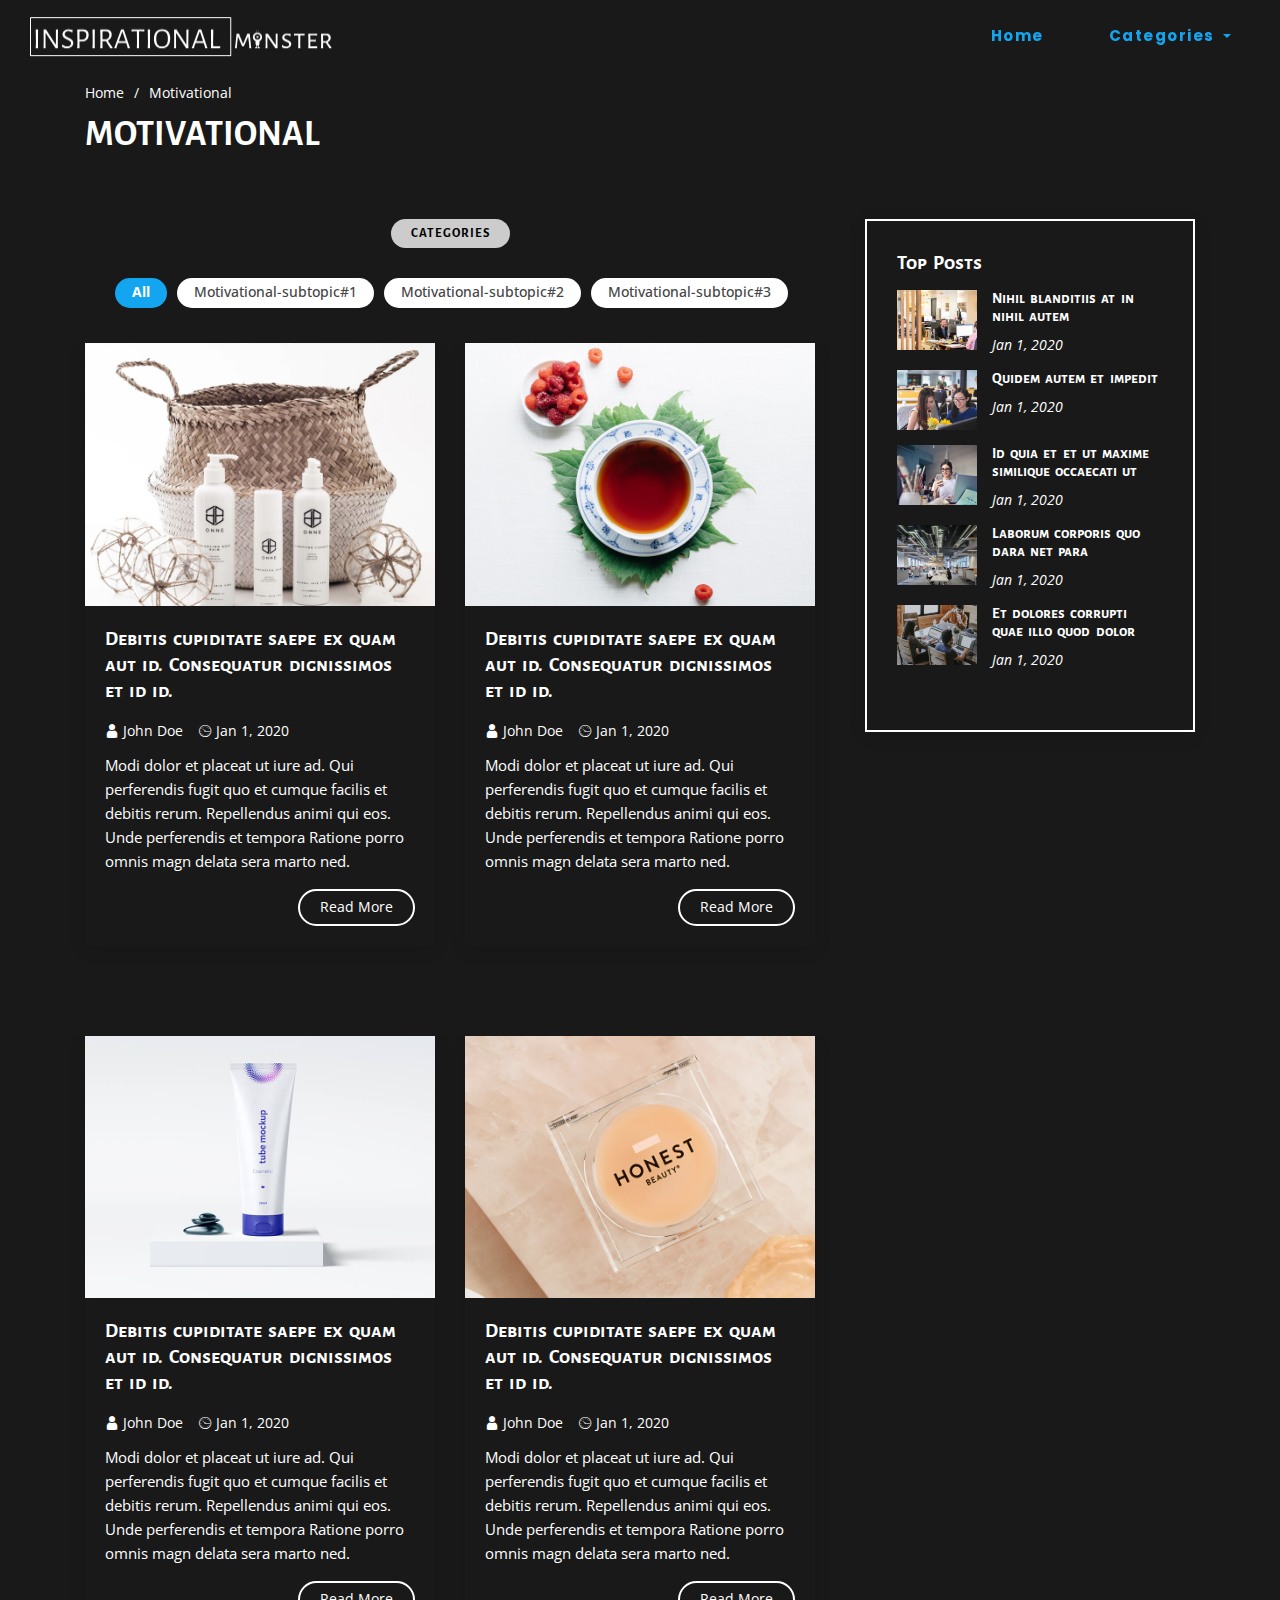
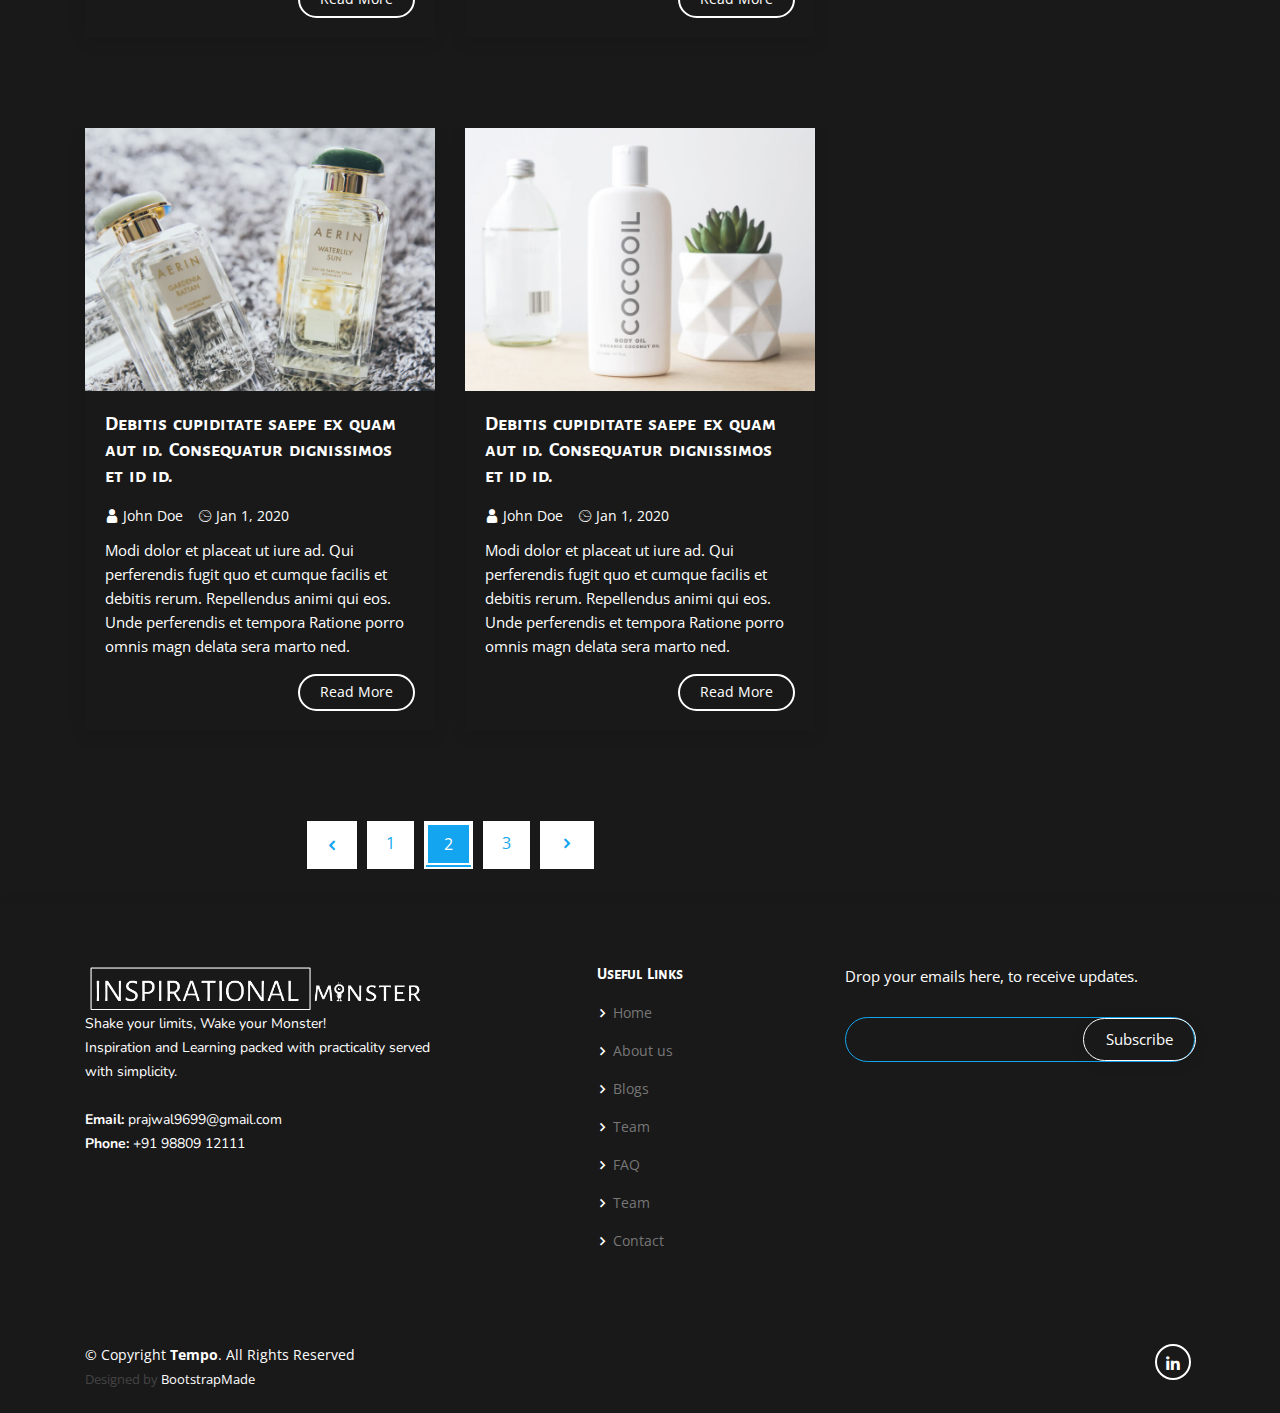
<file: motivational.html>
<!DOCTYPE html>
<html lang="en">

<head>
  <meta charset="utf-8">
  <meta content="width=device-width, initial-scale=1.0" name="viewport">

  <title>Inspirational Monster | Motivational</title>
  <meta content="" name="description">
  <meta content="" name="keywords">

  <!-- Favicons -->
  <link href="assets/img/favicon.png" rel="icon">
  <link href="assets/img/apple-touch-icon.png" rel="apple-touch-icon">

  <!-- Google Fonts -->
  <link href="https://fonts.googleapis.com/css?family=Open+Sans:300,300i,400,400i,600,600i,700,700i|Nunito:300,300i,400,400i,600,600i,700,700i|Poppins:300,300i,400,400i,500,500i,600,600i,700,700i" rel="stylesheet">

  <!-- Vendor CSS Files -->
  <link href="assets/vendor/bootstrap/css/bootstrap.min.css" rel="stylesheet">
  <link href="assets/vendor/icofont/icofont.min.css" rel="stylesheet">
  <link href="assets/vendor/boxicons/css/boxicons.min.css" rel="stylesheet">
  <link href="assets/vendor/remixicon/remixicon.css" rel="stylesheet">
  <link href="assets/vendor/venobox/venobox.css" rel="stylesheet">
  <link href="assets/vendor/owl.carousel/assets/owl.carousel.min.css" rel="stylesheet">

  <!-- Template Main CSS File -->
  <link href="assets/css/style.css" rel="stylesheet">

  <!-- =======================================================
  * Template Name: Tempo - v2.2.1
  * Template URL: https://bootstrapmade.com/tempo-free-onepage-bootstrap-theme/
  * Author: BootstrapMade.com
  * License: https://bootstrapmade.com/license/
  ======================================================== -->
</head>

<body>

  <!-- ---------------- START: NEW HEADER ---------------- -->
  <nav id="scanfcode" class="navbar fixed-top">
    <div class="container-fluid">
      <div class="navbar-header">
        <!-- <button type="button" id="toogle-button" class="navbar-toggle" data-toggle="collapse" data-target="#myNavbar">
         <span class="glyphicon glyphicon-menu-hamburger"></span>                     
        </button> -->
        <a id="logo" class="navbar-brand" href="index.html"><img src="./assets/img/inspirationalmonster-logo.png" alt="" class="img-fluid"></a>
      </div>
      <div class="nav-menu d-none d-lg-block" id="myNavbar">
   
        <ul id="link" class="">
          <li><a href="index.html" id="first-link">Home</a></li>
           <li class="dropdown">
            <a class="dropdown-toggle" data-toggle="dropdown" href="#">Categories <span class="caret"></span></a>
            <ul class="dropdown-menu">
              <li><a href="motivational.html">Motivational</a></li>
              <li><a href="psychology.html">Psychology</a></li>
              <li><a href="sociology.html">Sociology</a></li>
            </ul>
          </li>
        </ul>
      </div>
    </div>
  </nav>
  <!-- ----------------- END: NEW HEADER ----------------- -->


  <!-- ------------------ START: Header ------------------ -->
    <!-- <header id="header" class="fixed-top header-inner-pages">
      <div class="container d-flex align-items-center"> -->

        <!-- <h1 class="logo mr-auto"><a href="index.html">Tempo</a></h1> -->
        <!-- Uncomment below if you prefer to use an image logo -->
        <!-- <a href="index.html" class="logo mr-auto"><img src="././assets/img/ispirationalmonster-logo.png" alt="" class="img-fluid"></a> -->

        <!-- ----------------- START: nav-menu ----------------- -->
          <!-- <nav class="nav-menu d-none d-lg-block">
            <ul>
              <li class="active"><a href="index.html">Home</a></li>
              <li><a href="index.html#about">About</a></li>
              <li><a href="index.html#blog">Blogs</a></li>
              <li class="drop-down"><a href="index.html#blog">Categories</a>
                <ul>
                  <li><a href="motivational.html">Motivational</a></li> -->
                  <!-- <li class="drop-down"><a href="#">Deep Drop Down</a>
                    <ul>
                      <li><a href="#">Deep Drop Down 1</a></li>
                      <li><a href="#">Deep Drop Down 2</a></li>
                      <li><a href="#">Deep Drop Down 3</a></li>
                      <li><a href="#">Deep Drop Down 4</a></li>
                      <li><a href="#">Deep Drop Down 5</a></li>
                    </ul>
                  </li> -->
                  <!-- <li><a href="psychology.html">Psychology</a></li>
                  <li><a href="sociology.html">Sociology</a></li>
                </ul>
              </li>
              <li><a href="index.html#faq">FAQ</a></li>
              <li><a href="index.html#team">Team</a></li>
              <li><a href="index.html#contact">Contact</a></li>
            </ul>
          </nav> -->
        <!-- ------------------ END: nav-menu ------------------ -->

      <!-- </div>
    </header> -->
  <!-- ------------------- END: Header ------------------- -->

  <!-- ------------------- START: #main ------------------- -->
    <main id="main">

      <!-- --------------- START: Breadcrumbs ---------------- -->
        <section id="breadcrumbs" class="breadcrumbs">
          <div class="container">

            <ol>
              <li><a href="index.html">Home</a></li>
              <li>Motivational</li>
            </ol>
            <h2>Motivational</h2>

          </div>
        </section>
      <!-- ---------------- END: Breadcrumbs ----------------- -->

      <!-- --------------- START: Blog Section --------------- -->
        <section id="blog" class="blog">
          <div class="container">

            <div class="row">

              <div class="col-lg-8 entries">
                <div class="section-title">
                  <h2>Categories</h2>
                </div>

                  <div class="row">
                    <div class="col-lg-12 d-flex justify-content-center">
                      <ul id="portfolio-flters">
                        <li data-filter="*" class="filter-active">All</li>
                        <li data-filter=".filter-app">Motivational-subtopic#1</li>
                        <li data-filter=".filter-card">Motivational-subtopic#2</li>
                        <li data-filter=".filter-web">Motivational-subtopic#3</li>
                      </ul>
                    </div>
                  </div>

                  <div class="row portfolio-container">

                    <div class="col-lg-6 col-md-6 portfolio-item filter-card">
                      <div class="d-flex align-items-stretch">
                        <article class="entry">

                          <div class="entry-img">
                            <img src="./assets/img/portfolio/portfolio-1.jpg" alt="" class="img-fluid">
                          </div>

                          <h2 class="entry-title">
                            <a href="blog-single.html">Debitis cupiditate saepe ex quam aut id. Consequatur dignissimos et id id.</a>
                          </h2>

                          <div class="entry-meta">
                            <ul>
                              <li class="d-flex align-items-center"><i class="icofont-user"></i> <a href="blog-single.html">John Doe</a></li>
                              <li class="d-flex align-items-center"><i class="icofont-wall-clock"></i> <a href="blog-single.html"><time datetime="2020-01-01">Jan 1, 2020</time></a></li>
                            </ul>
                          </div>

                          <div class="entry-content">
                            <p>
                              Modi dolor et placeat ut iure ad. Qui perferendis fugit quo et cumque facilis et debitis rerum. Repellendus animi qui eos. Unde perferendis et tempora Ratione porro omnis magn delata sera marto ned.
                            </p>
                            <div class="read-more">
                              <a href="blog-single.html">Read More</a>
                            </div>
                          </div>

                        </article><!-- End blog entry -->
                      </div>
                    </div>

                    <div class="col-lg-6 col-md-6 portfolio-item filter-app">
                      <div class="d-flex align-items-stretch filter-lifestyle">
                        <article class="entry">

                          <div class="entry-img">
                            <img src="./assets/img/portfolio/portfolio-2.jpg" alt="" class="img-fluid">
                          </div>

                          <h2 class="entry-title">
                            <a href="blog-single.html">Debitis cupiditate saepe ex quam aut id. Consequatur dignissimos et id id.</a>
                          </h2>

                          <div class="entry-meta">
                            <ul>
                              <li class="d-flex align-items-center"><i class="icofont-user"></i> <a href="blog-single.html">John Doe</a></li>
                              <li class="d-flex align-items-center"><i class="icofont-wall-clock"></i> <a href="blog-single.html"><time datetime="2020-01-01">Jan 1, 2020</time></a></li>
                            </ul>
                          </div>

                          <div class="entry-content">
                            <p>
                              Modi dolor et placeat ut iure ad. Qui perferendis fugit quo et cumque facilis et debitis rerum. Repellendus animi qui eos. Unde perferendis et tempora Ratione porro omnis magn delata sera marto ned.
                            </p>
                            <div class="read-more">
                              <a href="blog-single.html">Read More</a>
                            </div>
                          </div>

                        </article><!-- End blog entry -->
                      </div>
                    </div>

                    <div class="col-lg-6 col-md-6 portfolio-item filter-card">
                      <div class="d-flex align-items-stretch">
                        <article class="entry">

                          <div class="entry-img">
                            <img src="./assets/img/portfolio/portfolio-3.jpg" alt="" class="img-fluid">
                          </div>

                          <h2 class="entry-title">
                            <a href="blog-single.html">Debitis cupiditate saepe ex quam aut id. Consequatur dignissimos et id id.</a>
                          </h2>

                          <div class="entry-meta">
                            <ul>
                              <li class="d-flex align-items-center"><i class="icofont-user"></i> <a href="blog-single.html">John Doe</a></li>
                              <li class="d-flex align-items-center"><i class="icofont-wall-clock"></i> <a href="blog-single.html"><time datetime="2020-01-01">Jan 1, 2020</time></a></li>
                            </ul>
                          </div>

                          <div class="entry-content">
                            <p>
                              Modi dolor et placeat ut iure ad. Qui perferendis fugit quo et cumque facilis et debitis rerum. Repellendus animi qui eos. Unde perferendis et tempora Ratione porro omnis magn delata sera marto ned.
                            </p>
                            <div class="read-more">
                              <a href="blog-single.html">Read More</a>
                            </div>
                          </div>

                        </article><!-- End blog entry -->
                      </div>
                    </div>

                    <div class="col-lg-6 col-md-6 portfolio-item filter-web">
                      <div class="d-flex align-items-stretch">
                        <article class="entry">

                          <div class="entry-img">
                            <img src="./assets/img/portfolio/portfolio-4.jpg" alt="" class="img-fluid">
                          </div>

                          <h2 class="entry-title">
                            <a href="blog-single.html">Debitis cupiditate saepe ex quam aut id. Consequatur dignissimos et id id.</a>
                          </h2>

                          <div class="entry-meta">
                            <ul>
                              <li class="d-flex align-items-center"><i class="icofont-user"></i> <a href="blog-single.html">John Doe</a></li>
                              <li class="d-flex align-items-center"><i class="icofont-wall-clock"></i> <a href="blog-single.html"><time datetime="2020-01-01">Jan 1, 2020</time></a></li>
                            </ul>
                          </div>

                          <div class="entry-content">
                            <p>
                              Modi dolor et placeat ut iure ad. Qui perferendis fugit quo et cumque facilis et debitis rerum. Repellendus animi qui eos. Unde perferendis et tempora Ratione porro omnis magn delata sera marto ned.
                            </p>
                            <div class="read-more">
                              <a href="blog-single.html">Read More</a>
                            </div>
                          </div>

                        </article><!-- End blog entry -->
                      </div>
                    </div>

                    <div class="col-lg-6 col-md-6 portfolio-item filter-app">
                      <div class="d-flex align-items-stretch">
                        <article class="entry">

                          <div class="entry-img">
                            <img src="./assets/img/portfolio/portfolio-5.jpg" alt="" class="img-fluid">
                          </div>

                          <h2 class="entry-title">
                            <a href="blog-single.html">Debitis cupiditate saepe ex quam aut id. Consequatur dignissimos et id id.</a>
                          </h2>

                          <div class="entry-meta">
                            <ul>
                              <li class="d-flex align-items-center"><i class="icofont-user"></i> <a href="blog-single.html">John Doe</a></li>
                              <li class="d-flex align-items-center"><i class="icofont-wall-clock"></i> <a href="blog-single.html"><time datetime="2020-01-01">Jan 1, 2020</time></a></li>
                            </ul>
                          </div>

                          <div class="entry-content">
                            <p>
                              Modi dolor et placeat ut iure ad. Qui perferendis fugit quo et cumque facilis et debitis rerum. Repellendus animi qui eos. Unde perferendis et tempora Ratione porro omnis magn delata sera marto ned.
                            </p>
                            <div class="read-more">
                              <a href="blog-single.html">Read More</a>
                            </div>
                          </div>

                        </article><!-- End blog entry -->
                      </div>
                    </div>

                    <div class="col-lg-6 col-md-6 portfolio-item filter-web">
                      <div class="d-flex align-items-stretch">
                        <article class="entry">

                          <div class="entry-img">
                            <img src="./assets/img/portfolio/portfolio-6.jpg" alt="" class="img-fluid">
                          </div>

                          <h2 class="entry-title">
                            <a href="blog-single.html">Debitis cupiditate saepe ex quam aut id. Consequatur dignissimos et id id.</a>
                          </h2>

                          <div class="entry-meta">
                            <ul>
                              <li class="d-flex align-items-center"><i class="icofont-user"></i> <a href="blog-single.html">John Doe</a></li>
                              <li class="d-flex align-items-center"><i class="icofont-wall-clock"></i> <a href="blog-single.html"><time datetime="2020-01-01">Jan 1, 2020</time></a></li>
                            </ul>
                          </div>

                          <div class="entry-content">
                            <p>
                              Modi dolor et placeat ut iure ad. Qui perferendis fugit quo et cumque facilis et debitis rerum. Repellendus animi qui eos. Unde perferendis et tempora Ratione porro omnis magn delata sera marto ned.
                            </p>
                            <div class="read-more">
                              <a href="blog-single.html">Read More</a>
                            </div>
                          </div>

                        </article><!-- End blog entry -->
                      </div>
                    </div>

                    <!-- <div class="col-lg-4 col-md-6 portfolio-item filter-app">
                      <img src="./assets/img/portfolio/portfolio-3.jpg" class="img-fluid" alt="">
                      <div class="portfolio-info">
                        <h4>App 2</h4>
                        <p>App</p>
                        <a href="assets/img/portfolio/portfolio-3.jpg" data-gall="portfolioGallery" class="venobox preview-link" title="App 2"><i class="bx bx-plus"></i></a>
                        <a href="portfolio-details.html" class="details-link" title="More Details"><i class="bx bx-link"></i></a>
                      </div>
                    </div>

                    <div class="col-lg-4 col-md-6 portfolio-item filter-card">
                      <img src="./assets/img/portfolio/portfolio-4.jpg" class="img-fluid" alt="">
                      <div class="portfolio-info">
                        <h4>Card 2</h4>
                        <p>Card</p>
                        <a href="assets/img/portfolio/portfolio-4.jpg" data-gall="portfolioGallery" class="venobox preview-link" title="Card 2"><i class="bx bx-plus"></i></a>
                        <a href="portfolio-details.html" class="details-link" title="More Details"><i class="bx bx-link"></i></a>
                      </div>
                    </div>

                    <div class="col-lg-4 col-md-6 portfolio-item filter-web">
                      <img src="./assets/img/portfolio/portfolio-5.jpg" class="img-fluid" alt="">
                      <div class="portfolio-info">
                        <h4>Web 2</h4>
                        <p>Web</p>
                        <a href="assets/img/portfolio/portfolio-5.jpg" data-gall="portfolioGallery" class="venobox preview-link" title="Web 2"><i class="bx bx-plus"></i></a>
                        <a href="portfolio-details.html" class="details-link" title="More Details"><i class="bx bx-link"></i></a>
                      </div>
                    </div>

                    <div class="col-lg-4 col-md-6 portfolio-item filter-app">
                      <img src="./assets/img/portfolio/portfolio-6.jpg" class="img-fluid" alt="">
                      <div class="portfolio-info">
                        <h4>App 3</h4>
                        <p>App</p>
                        <a href="assets/img/portfolio/portfolio-6.jpg" data-gall="portfolioGallery" class="venobox preview-link" title="App 3"><i class="bx bx-plus"></i></a>
                        <a href="portfolio-details.html" class="details-link" title="More Details"><i class="bx bx-link"></i></a>
                      </div>
                    </div>

                    <div class="col-lg-4 col-md-6 portfolio-item filter-card">
                      <img src="./assets/img/portfolio/portfolio-7.jpg" class="img-fluid" alt="">
                      <div class="portfolio-info">
                        <h4>Card 1</h4>
                        <p>Card</p>
                        <a href="assets/img/portfolio/portfolio-7.jpg" data-gall="portfolioGallery" class="venobox preview-link" title="Card 1"><i class="bx bx-plus"></i></a>
                        <a href="portfolio-details.html" class="details-link" title="More Details"><i class="bx bx-link"></i></a>
                      </div>
                    </div>

                    <div class="col-lg-4 col-md-6 portfolio-item filter-card">
                      <img src="./assets/img/portfolio/portfolio-8.jpg" class="img-fluid" alt="">
                      <div class="portfolio-info">
                        <h4>Card 3</h4>
                        <p>Card</p>
                        <a href="assets/img/portfolio/portfolio-8.jpg" data-gall="portfolioGallery" class="venobox preview-link" title="Card 3"><i class="bx bx-plus"></i></a>
                        <a href="portfolio-details.html" class="details-link" title="More Details"><i class="bx bx-link"></i></a>
                      </div>
                    </div>

                    <div class="col-lg-4 col-md-6 portfolio-item filter-web">
                      <img src="./assets/img/portfolio/portfolio-9.jpg" class="img-fluid" alt="">
                      <div class="portfolio-info">
                        <h4>Web 3</h4>
                        <p>Web</p>
                        <a href="assets/img/portfolio/portfolio-9.jpg" data-gall="portfolioGallery" class="venobox preview-link" title="Web 3"><i class="bx bx-plus"></i></a>
                        <a href="portfolio-details.html" class="details-link" title="More Details"><i class="bx bx-link"></i></a>
                      </div>
                    </div> -->

                  </div>

                

                <div class="blog-pagination">
                  <ul class="justify-content-center">
                    <li class="disabled"><i class="icofont-rounded-left"></i></li>
                    <li><a href="#">1</a></li>
                    <li class="active"><a href="#">2</a></li>
                    <li><a href="#">3</a></li>
                    <li><a href="#"><i class="icofont-rounded-right"></i></a></li>
                  </ul>
                </div>

              </div><!-- End blog entries list -->

              <div class="col-lg-4">

                <div class="sidebar">

                  <!-- ----------- START: sidebar search form ------------ -->
                    <!-- <h3 class="sidebar-title">Search</h3>
                    <div class="sidebar-item search-form">
                      <form action="">
                        <input type="text">
                        <button type="submit"><i class="icofont-search"></i></button>
                      </form>

                    </div> -->
                  <!-- ------------ END: sidebar search form ------------ -->

                  <!-- ------------ START: sidebar categories ------------ -->
                    <!-- <h3 class="sidebar-title">Categories</h3>
                    <div class="sidebar-item categories">
                      <ul>
                        <li><a data-filter="*" class="filter filter-active">General <span>(25)</span></a></li>
                        <li><a href="#" class="filter" data-filter=".filter-lifestyle">Lifestyle <span>(12)</span></a></li>
                        <li><a href="#" class="filter" data-filter=".filter-travel">Travel <span>(5)</span></a></li>
                        <li><a href="#" class="filter" data-filter=".filter-design">Design <span>(22)</span></a></li>
                        <li><a href="#" class="filter" data-filter=".filter-creative">Creative <span>(8)</span></a></li>
                        <li><a href="#" class="filter" data-filter=".filter-education">Education <span>(14)</span></a></li>
                      </ul>

                    </div> -->
                  <!-- ------------- END: sidebar categories ------------- -->

                  <!-- ----------- START: sidebar recent posts ----------- -->
                    <h3 class="sidebar-title">Top Posts</h3>
                    <div class="sidebar-item recent-posts">
                      <div class="post-item clearfix">
                        <img src="./assets/img/blog-recent-1.jpg" alt="">
                        <h4><a href="blog-single.html">Nihil blanditiis at in nihil autem</a></h4>
                        <time datetime="2020-01-01">Jan 1, 2020</time>
                      </div>

                      <div class="post-item clearfix">
                        <img src="./assets/img/blog-recent-2.jpg" alt="">
                        <h4><a href="blog-single.html">Quidem autem et impedit</a></h4>
                        <time datetime="2020-01-01">Jan 1, 2020</time>
                      </div>

                      <div class="post-item clearfix">
                        <img src="./assets/img/blog-recent-3.jpg" alt="">
                        <h4><a href="blog-single.html">Id quia et et ut maxime similique occaecati ut</a></h4>
                        <time datetime="2020-01-01">Jan 1, 2020</time>
                      </div>

                      <div class="post-item clearfix">
                        <img src="./assets/img/blog-recent-4.jpg" alt="">
                        <h4><a href="blog-single.html">Laborum corporis quo dara net para</a></h4>
                        <time datetime="2020-01-01">Jan 1, 2020</time>
                      </div>

                      <div class="post-item clearfix">
                        <img src="./assets/img/blog-recent-5.jpg" alt="">
                        <h4><a href="blog-single.html">Et dolores corrupti quae illo quod dolor</a></h4>
                        <time datetime="2020-01-01">Jan 1, 2020</time>
                      </div>

                    </div>
                  <!-- ------------ END: sidebar recent posts ------------ -->

                  <!-- --------------- START: sidebar tags --------------- -->
                    <!-- <h3 class="sidebar-title">Tags</h3>
                    <div class="sidebar-item tags">
                      <ul>
                        <li><a href="#">App</a></li>
                        <li><a href="#">IT</a></li>
                        <li><a href="#">Business</a></li>
                        <li><a href="#">Business</a></li>
                        <li><a href="#">Mac</a></li>
                        <li><a href="#">Design</a></li>
                        <li><a href="#">Office</a></li>
                        <li><a href="#">Creative</a></li>
                        <li><a href="#">Studio</a></li>
                        <li><a href="#">Smart</a></li>
                        <li><a href="#">Tips</a></li>
                        <li><a href="#">Marketing</a></li>
                      </ul>

                    </div> -->
                  <!-- ---------------- END: sidebar tags ---------------- -->

                </div><!-- End sidebar -->

              </div><!-- End blog sidebar -->

            </div>

          </div>
        </section>
      <!-- ---------------- END: Blog Section ---------------- -->

    </main>
  <!-- ------------------- END: #main -------------------- -->

  <!-- ------------------ START: Footer ------------------ -->
  <footer id="footer">
    <div class="footer-top">
      <div class="container">
        <div class="row">
          <div class="col-lg-4 col-md-6 footer-contact">
            <p>
              <a href="index.html" class="logo"><img src="./assets/img/inspirationalmonster-logo.png" alt="" class="img-fluid"></a>
              Shake your limits, Wake your Monster!<br>
              Inspiration and Learning packed with practicality served with simplicity.<br><br>
              <a href="mailto:prajwal9699@gmail.com"><strong>Email:</strong> prajwal9699@gmail.com</a><br>
              <a href="tel:9880912111"><strong>Phone:</strong> +91 98809 12111</a><br>
            </p>
          </div>
          <div class="col-lg-4 col-md-6 footer-links text-center">
            <h4>Useful Links</h4>
            <ul>
              <li><i class="bx bx-chevron-right"></i> <a href="#">Home</a></li>
              <li><i class="bx bx-chevron-right"></i> <a href="#">About us</a></li>
              <li><i class="bx bx-chevron-right"></i> <a href="#">Blogs</a></li>
              <li><i class="bx bx-chevron-right"></i> <a href="#">Team</a></li>
              <li><i class="bx bx-chevron-right"></i> <a href="#">FAQ</a></li>
              <li><i class="bx bx-chevron-right"></i> <a href="#">Team</a></li>
              <li><i class="bx bx-chevron-right"></i> <a href="#">Contact</a></li>
            </ul>
          </div>
          <!-- <div class="col-lg-3 col-md-6 footer-links">
            <h4>Our Services</h4>
            <ul>
              <li><i class="bx bx-chevron-right"></i> <a href="#">Web Design</a></li>
              <li><i class="bx bx-chevron-right"></i> <a href="#">Web Development</a></li>
              <li><i class="bx bx-chevron-right"></i> <a href="#">Product Management</a></li>
              <li><i class="bx bx-chevron-right"></i> <a href="#">Marketing</a></li>
              <li><i class="bx bx-chevron-right"></i> <a href="#">Graphic Design</a></li>
            </ul>
          </div> -->
          <div class="col-lg-4 col-md-6 footer-newsletter">
            <!-- <h4>Join Our Newsletter</h4> -->
            <p>Drop your emails here, to receive updates.</p>
            <form action="" method="post">
              <input type="email" name="email"><input type="submit" value="Subscribe">
            </form>
          </div>

        </div>
      </div>
    </div>
    <div class="container d-md-flex py-4">
      <div class="mr-md-auto text-center text-md-left">
        <div class="copyright">
          &copy; Copyright <strong><span>Tempo</span></strong>. All Rights Reserved
        </div>
        <div class="credits">
          <!-- All the links in the footer should remain intact. -->
          <!-- You can delete the links only if you purchased the pro version. -->
          <!-- Licensing information: https://bootstrapmade.com/license/ -->
          <!-- Purchase the pro version with working PHP/AJAX contact form: https://bootstrapmade.com/tempo-free-onepage-bootstrap-theme/ -->
          Designed by <a href="https://bootstrapmade.com/">BootstrapMade</a>
        </div>
      </div>
      <div class="social-links text-center text-md-right pt-3 pt-md-0">
        <!-- <a href="#" class="twitter"><i class="bx bxl-twitter"></i></a>
        <a href="#" class="facebook"><i class="bx bxl-facebook"></i></a>
        <a href="#" class="instagram"><i class="bx bxl-instagram"></i></a>
        <a href="#" class="google-plus"><i class="bx bxl-skype"></i></a> -->
        <a href="#" class="linkedin"><i class="bx bxl-linkedin"></i></a>
      </div>
    </div>
  </footer>
<!-- ------------------- END Footer -------------------- -->

  <a href="#" class="back-to-top"><i class="ri-arrow-up-line"></i></a>

  <!-- Vendor JS Files -->
  <script src="assets/vendor/jquery/jquery.min.js"></script>
  <script src="assets/vendor/bootstrap/js/bootstrap.bundle.min.js"></script>
  <script src="assets/vendor/jquery.easing/jquery.easing.min.js"></script>
  <script src="assets/vendor/php-email-form/validate.js"></script>
  <script src="assets/vendor/isotope-layout/isotope.pkgd.min.js"></script>
  <script src="assets/vendor/venobox/venobox.min.js"></script>
  <script src="assets/vendor/owl.carousel/owl.carousel.min.js"></script>

  <!-- Template Main JS File -->
  <script src="assets/js/main.js"></script>

</body>

</html>
</file>
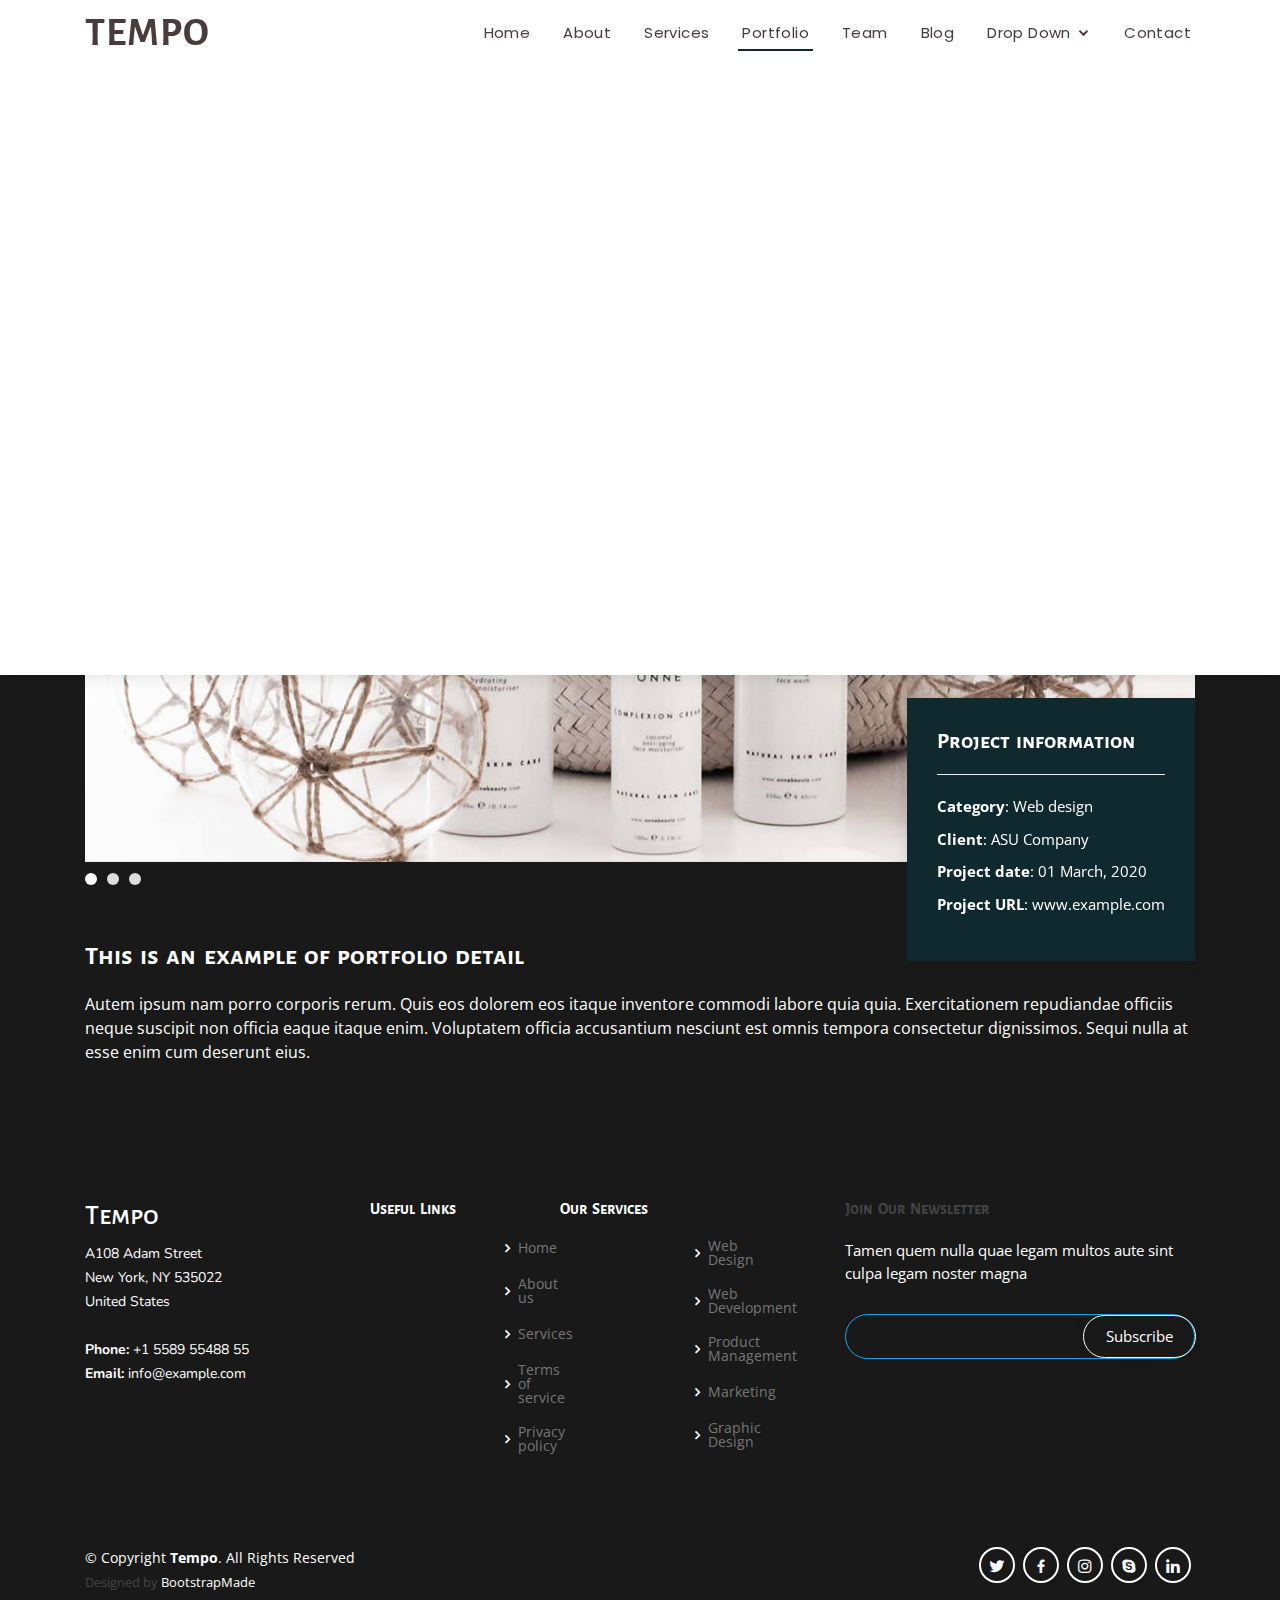
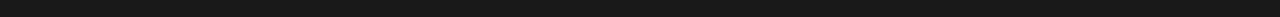
<file: portfolio-details.html>
<!DOCTYPE html>
<html lang="en">

<head>
  <meta charset="utf-8">
  <meta content="width=device-width, initial-scale=1.0" name="viewport">

  <title>Portfolio Details - Tempo Bootstrap Template</title>
  <meta content="" name="description">
  <meta content="" name="keywords">

  <!-- Favicons -->
  <link href="assets/img/favicon.png" rel="icon">
  <link href="assets/img/apple-touch-icon.png" rel="apple-touch-icon">

  <!-- Google Fonts -->
  <link href="https://fonts.googleapis.com/css?family=Open+Sans:300,300i,400,400i,600,600i,700,700i|Nunito:300,300i,400,400i,600,600i,700,700i|Poppins:300,300i,400,400i,500,500i,600,600i,700,700i" rel="stylesheet">

  <!-- Vendor CSS Files -->
  <link href="assets/vendor/bootstrap/css/bootstrap.min.css" rel="stylesheet">
  <link href="assets/vendor/icofont/icofont.min.css" rel="stylesheet">
  <link href="assets/vendor/boxicons/css/boxicons.min.css" rel="stylesheet">
  <link href="assets/vendor/remixicon/remixicon.css" rel="stylesheet">
  <link href="assets/vendor/venobox/venobox.css" rel="stylesheet">
  <link href="assets/vendor/owl.carousel/assets/owl.carousel.min.css" rel="stylesheet">

  <!-- Template Main CSS File -->
  <link href="assets/css/style.css" rel="stylesheet">

  <!-- =======================================================
  * Template Name: Tempo - v2.2.1
  * Template URL: https://bootstrapmade.com/tempo-free-onepage-bootstrap-theme/
  * Author: BootstrapMade.com
  * License: https://bootstrapmade.com/license/
  ======================================================== -->
</head>

<body>

  <!-- ======= Header ======= -->
  <header id="header" class="fixed-top header-inner-pages">
    <div class="container d-flex align-items-center">

      <h1 class="logo mr-auto"><a href="index.html">Tempo</a></h1>
      <!-- Uncomment below if you prefer to use an image logo -->
      <!-- <a href="index.html" class="logo mr-auto"><img src="assets/img/logo.png" alt="" class="img-fluid"></a>-->

      <nav class="nav-menu d-none d-lg-block">
        <ul>
          <li><a href="index.html">Home</a></li>
          <li><a href="#about">About</a></li>
          <li><a href="#services">Services</a></li>
          <li class="active"><a href="#portfolio">Portfolio</a></li>
          <li><a href="#team">Team</a></li>
          <li><a href="blog.html">Blog</a></li>
          <li class="drop-down"><a href="">Drop Down</a>
            <ul>
              <li><a href="#">Drop Down 1</a></li>
              <li class="drop-down"><a href="#">Deep Drop Down</a>
                <ul>
                  <li><a href="#">Deep Drop Down 1</a></li>
                  <li><a href="#">Deep Drop Down 2</a></li>
                  <li><a href="#">Deep Drop Down 3</a></li>
                  <li><a href="#">Deep Drop Down 4</a></li>
                  <li><a href="#">Deep Drop Down 5</a></li>
                </ul>
              </li>
              <li><a href="#">Drop Down 2</a></li>
              <li><a href="#">Drop Down 3</a></li>
              <li><a href="#">Drop Down 4</a></li>
            </ul>
          </li>
          <li><a href="#contact">Contact</a></li>

        </ul>
      </nav><!-- .nav-menu -->

    </div>
  </header><!-- End Header -->

  <main id="main">

    <!-- ======= Breadcrumbs ======= -->
    <section id="breadcrumbs" class="breadcrumbs">
      <div class="container">

        <ol>
          <li><a href="index.html">Home</a></li>
          <li>Portfolio Details</li>
        </ol>
        <h2>Portfolio Details</h2>

      </div>
    </section><!-- End Breadcrumbs -->

    <!-- ======= Portfolio Details Section ======= -->
    <section id="portfolio-details" class="portfolio-details">
      <div class="container">

        <div class="portfolio-details-container">

          <div class="owl-carousel portfolio-details-carousel">
            <img src="assets/img/portfolio/portfolio-details-1.jpg" class="img-fluid" alt="">
            <img src="assets/img/portfolio/portfolio-details-2.jpg" class="img-fluid" alt="">
            <img src="assets/img/portfolio/portfolio-details-3.jpg" class="img-fluid" alt="">
          </div>

          <div class="portfolio-info">
            <h3>Project information</h3>
            <ul>
              <li><strong>Category</strong>: Web design</li>
              <li><strong>Client</strong>: ASU Company</li>
              <li><strong>Project date</strong>: 01 March, 2020</li>
              <li><strong>Project URL</strong>: <a href="#">www.example.com</a></li>
            </ul>
          </div>

        </div>

        <div class="portfolio-description">
          <h2>This is an example of portfolio detail</h2>
          <p>
            Autem ipsum nam porro corporis rerum. Quis eos dolorem eos itaque inventore commodi labore quia quia. Exercitationem repudiandae officiis neque suscipit non officia eaque itaque enim. Voluptatem officia accusantium nesciunt est omnis tempora consectetur dignissimos. Sequi nulla at esse enim cum deserunt eius.
          </p>
        </div>

      </div>
    </section><!-- End Portfolio Details Section -->

  </main><!-- End #main -->

  <!-- ======= Footer ======= -->
  <footer id="footer">

    <div class="footer-top">
      <div class="container">
        <div class="row">

          <div class="col-lg-3 col-md-6 footer-contact">
            <h3>Tempo</h3>
            <p>
              A108 Adam Street <br>
              New York, NY 535022<br>
              United States <br><br>
              <strong>Phone:</strong> +1 5589 55488 55<br>
              <strong>Email:</strong> info@example.com<br>
            </p>
          </div>

          <div class="col-lg-2 col-md-6 footer-links">
            <h4>Useful Links</h4>
            <ul>
              <li><i class="bx bx-chevron-right"></i> <a href="#">Home</a></li>
              <li><i class="bx bx-chevron-right"></i> <a href="#">About us</a></li>
              <li><i class="bx bx-chevron-right"></i> <a href="#">Services</a></li>
              <li><i class="bx bx-chevron-right"></i> <a href="#">Terms of service</a></li>
              <li><i class="bx bx-chevron-right"></i> <a href="#">Privacy policy</a></li>
            </ul>
          </div>

          <div class="col-lg-3 col-md-6 footer-links">
            <h4>Our Services</h4>
            <ul>
              <li><i class="bx bx-chevron-right"></i> <a href="#">Web Design</a></li>
              <li><i class="bx bx-chevron-right"></i> <a href="#">Web Development</a></li>
              <li><i class="bx bx-chevron-right"></i> <a href="#">Product Management</a></li>
              <li><i class="bx bx-chevron-right"></i> <a href="#">Marketing</a></li>
              <li><i class="bx bx-chevron-right"></i> <a href="#">Graphic Design</a></li>
            </ul>
          </div>

          <div class="col-lg-4 col-md-6 footer-newsletter">
            <h4>Join Our Newsletter</h4>
            <p>Tamen quem nulla quae legam multos aute sint culpa legam noster magna</p>
            <form action="" method="post">
              <input type="email" name="email"><input type="submit" value="Subscribe">
            </form>
          </div>

        </div>
      </div>
    </div>

    <div class="container d-md-flex py-4">

      <div class="mr-md-auto text-center text-md-left">
        <div class="copyright">
          &copy; Copyright <strong><span>Tempo</span></strong>. All Rights Reserved
        </div>
        <div class="credits">
          <!-- All the links in the footer should remain intact. -->
          <!-- You can delete the links only if you purchased the pro version. -->
          <!-- Licensing information: https://bootstrapmade.com/license/ -->
          <!-- Purchase the pro version with working PHP/AJAX contact form: https://bootstrapmade.com/tempo-free-onepage-bootstrap-theme/ -->
          Designed by <a href="https://bootstrapmade.com/">BootstrapMade</a>
        </div>
      </div>
      <div class="social-links text-center text-md-right pt-3 pt-md-0">
        <a href="#" class="twitter"><i class="bx bxl-twitter"></i></a>
        <a href="#" class="facebook"><i class="bx bxl-facebook"></i></a>
        <a href="#" class="instagram"><i class="bx bxl-instagram"></i></a>
        <a href="#" class="google-plus"><i class="bx bxl-skype"></i></a>
        <a href="#" class="linkedin"><i class="bx bxl-linkedin"></i></a>
      </div>
    </div>
  </footer><!-- End Footer -->

  <a href="#" class="back-to-top"><i class="ri-arrow-up-line"></i></a>

  <!-- Vendor JS Files -->
  <script src="assets/vendor/jquery/jquery.min.js"></script>
  <script src="assets/vendor/bootstrap/js/bootstrap.bundle.min.js"></script>
  <script src="assets/vendor/jquery.easing/jquery.easing.min.js"></script>
  <script src="assets/vendor/php-email-form/validate.js"></script>
  <script src="assets/vendor/isotope-layout/isotope.pkgd.min.js"></script>
  <script src="assets/vendor/venobox/venobox.min.js"></script>
  <script src="assets/vendor/owl.carousel/owl.carousel.min.js"></script>

  <!-- Template Main JS File -->
  <script src="assets/js/main.js"></script>

</body>

</html>
</file>
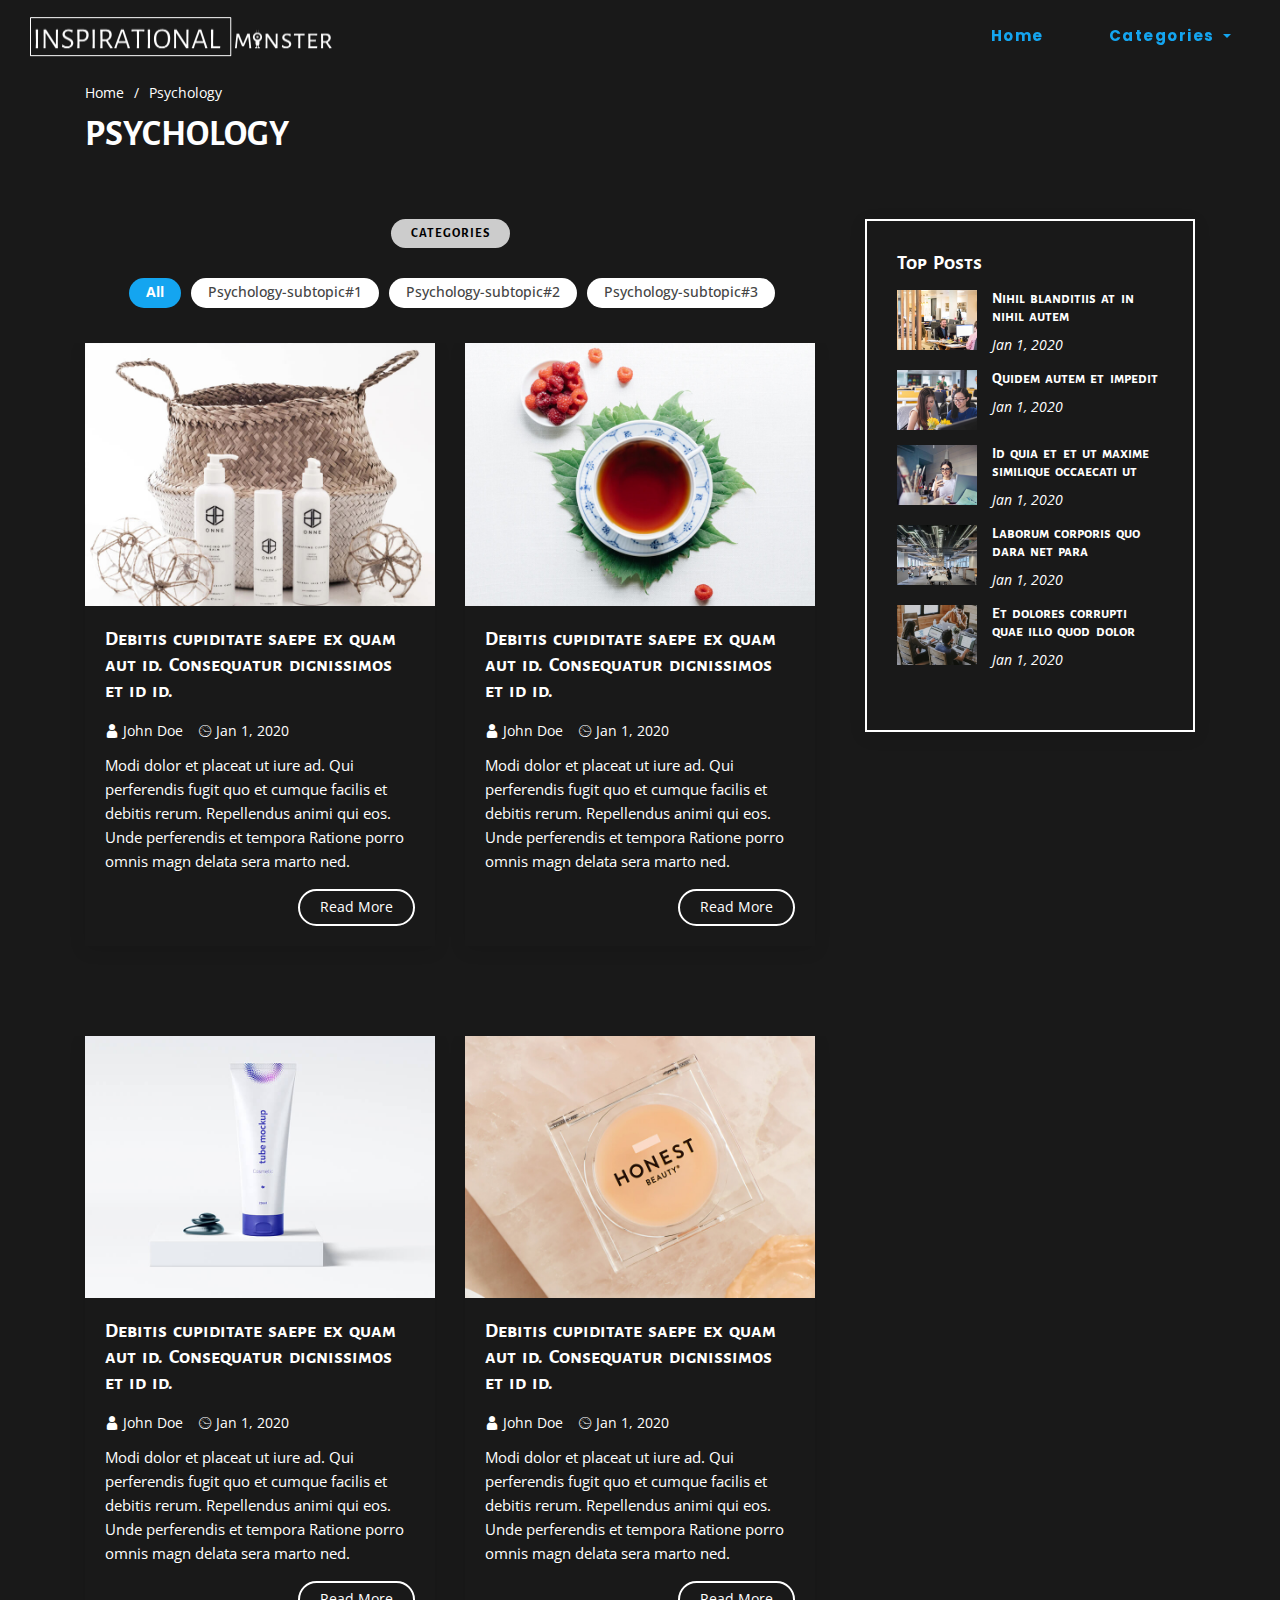
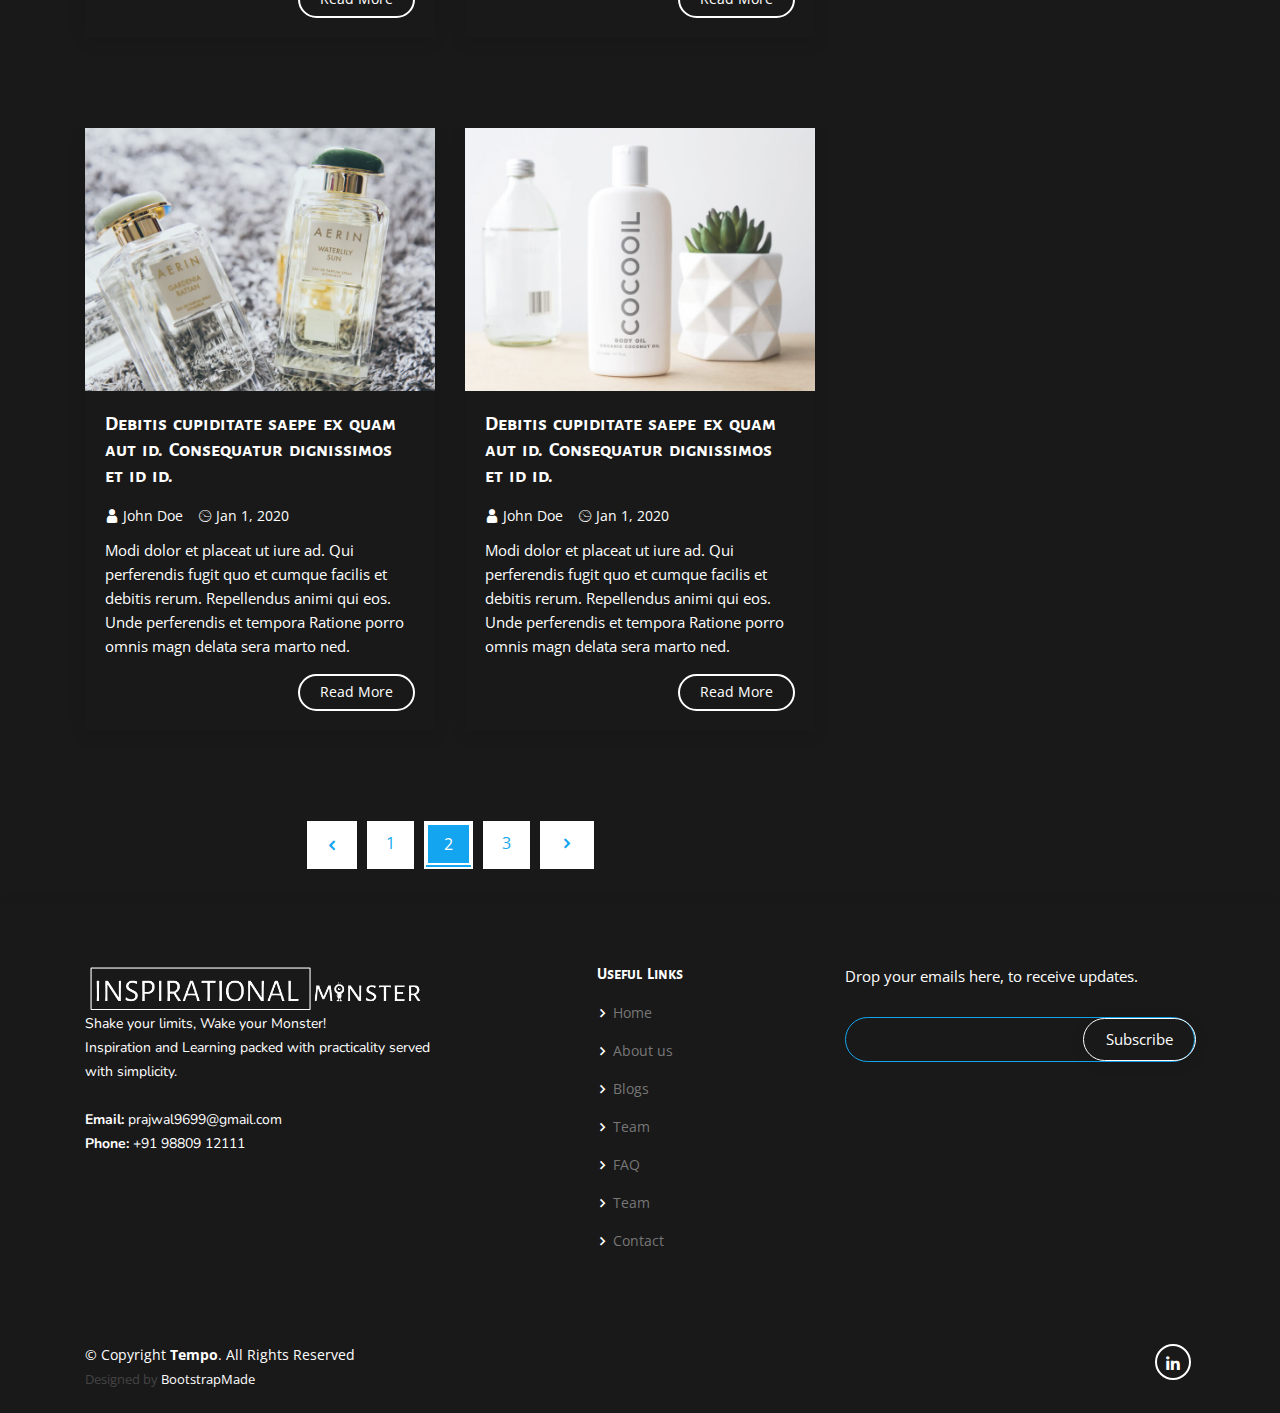
<file: psychology.html>
<!DOCTYPE html>
<html lang="en">

<head>
  <meta charset="utf-8">
  <meta content="width=device-width, initial-scale=1.0" name="viewport">

  <title>Inspirational Monster | Psychology</title>
  <meta content="" name="description">
  <meta content="" name="keywords">

  <!-- Favicons -->
  <link href="assets/img/favicon.png" rel="icon">
  <link href="assets/img/apple-touch-icon.png" rel="apple-touch-icon">

  <!-- Google Fonts -->
  <link href="https://fonts.googleapis.com/css?family=Open+Sans:300,300i,400,400i,600,600i,700,700i|Nunito:300,300i,400,400i,600,600i,700,700i|Poppins:300,300i,400,400i,500,500i,600,600i,700,700i" rel="stylesheet">

  <!-- Vendor CSS Files -->
  <link href="assets/vendor/bootstrap/css/bootstrap.min.css" rel="stylesheet">
  <link href="assets/vendor/icofont/icofont.min.css" rel="stylesheet">
  <link href="assets/vendor/boxicons/css/boxicons.min.css" rel="stylesheet">
  <link href="assets/vendor/remixicon/remixicon.css" rel="stylesheet">
  <link href="assets/vendor/venobox/venobox.css" rel="stylesheet">
  <link href="assets/vendor/owl.carousel/assets/owl.carousel.min.css" rel="stylesheet">

  <!-- Template Main CSS File -->
  <link href="assets/css/style.css" rel="stylesheet">

  <!-- =======================================================
  * Template Name: Tempo - v2.2.1
  * Template URL: https://bootstrapmade.com/tempo-free-onepage-bootstrap-theme/
  * Author: BootstrapMade.com
  * License: https://bootstrapmade.com/license/
  ======================================================== -->
</head>

<body>

  <!-- ---------------- START: NEW HEADER ---------------- -->
  <nav id="scanfcode" class="navbar fixed-top">
    <div class="container-fluid">
      <div class="navbar-header">
        <!-- <button type="button" id="toogle-button" class="navbar-toggle" data-toggle="collapse" data-target="#myNavbar">
         <span class="glyphicon glyphicon-menu-hamburger"></span>                     
        </button> -->
        <a id="logo" class="navbar-brand" href="index.html"><img src="./assets/img/inspirationalmonster-logo.png" alt="" class="img-fluid"></a>
      </div>
      <div class="nav-menu d-none d-lg-block" id="myNavbar">
   
        <ul id="link" class="">
          <li><a href="index.html" id="first-link">Home</a></li>
           <li class="dropdown">
            <a class="dropdown-toggle" data-toggle="dropdown" href="#">Categories <span class="caret"></span></a>
            <ul class="dropdown-menu">
              <li><a href="motivational.html">Motivational</a></li>
              <li><a href="psychology.html">Psychology</a></li>
              <li><a href="sociology.html">Sociology</a></li>
            </ul>
          </li>
        </ul>
      </div>
    </div>
  </nav>
  <!-- ----------------- END: NEW HEADER ----------------- -->



  <!-- ------------------ START: Header ------------------ -->
    <!-- <header id="header" class="fixed-top header-inner-pages">
      <div class="container d-flex align-items-center">

        <!-- <h1 class="logo mr-auto"><a href="index.html">Tempo</a></h1> -->
        <!-- Uncomment below if you prefer to use an image logo -->
        <!-- <a href="index.html" class="logo mr-auto"><img src="././assets/img/ispirationalmonster-logo.png" alt="" class="img-fluid"></a> -->

        <!-- ----------------- START: nav-menu ----------------- -->
          <!-- <nav class="nav-menu d-none d-lg-block">
            <ul>
              <li class="active"><a href="index.html">Home</a></li>
              <li><a href="index.html#about">About</a></li>
              <li><a href="index.html#blog">Blogs</a></li>
              <li class="drop-down"><a href="index.html#blog">Categories</a>
                <ul>
                  <li><a href="motivational.html">Motivational</a></li> -->
                  <!-- <li class="drop-down"><a href="#">Deep Drop Down</a>
                    <ul>
                      <li><a href="#">Deep Drop Down 1</a></li>
                      <li><a href="#">Deep Drop Down 2</a></li>
                      <li><a href="#">Deep Drop Down 3</a></li>
                      <li><a href="#">Deep Drop Down 4</a></li>
                      <li><a href="#">Deep Drop Down 5</a></li>
                    </ul>
                  </li> -->
                  <!-- <li><a href="psychology.html">Psychology</a></li>
                  <li><a href="sociology.html">Sociology</a></li>
                </ul>
              </li>
              <li><a href="index.html#faq">FAQ</a></li>
              <li><a href="index.html#team">Team</a></li>
              <li><a href="index.html#contact">Contact</a></li>
            </ul>
          </nav> -->
        <!-- ------------------ END: nav-menu ------------------ -->

      <!-- </div>
    </header> --> 
  <!-- ------------------- END: Header ------------------- -->

  <!-- ------------------- START: #main ------------------- -->
    <main id="main">

      <!-- --------------- START: Breadcrumbs ---------------- -->
        <section id="breadcrumbs" class="breadcrumbs">
          <div class="container">

            <ol>
              <li><a href="index.html">Home</a></li>
              <li>Psychology</li>
            </ol>
            <h2>Psychology</h2>

          </div>
        </section>
      <!-- ---------------- END: Breadcrumbs ----------------- -->

      <!-- --------------- START: Blog Section --------------- -->
        <section id="blog" class="blog">
          <div class="container">

            <div class="row">

              <div class="col-lg-8 entries">
                <div class="section-title">
                  <h2>Categories</h2>
                </div>

                  <div class="row">
                    <div class="col-lg-12 d-flex justify-content-center">
                      <ul id="portfolio-flters">
                        <li data-filter="*" class="filter-active">All</li>
                        <li data-filter=".filter-app">Psychology-subtopic#1</li>
                        <li data-filter=".filter-card">Psychology-subtopic#2</li>
                        <li data-filter=".filter-web">Psychology-subtopic#3</li>
                      </ul>
                    </div>
                  </div>

                  <div class="row portfolio-container">

                    <div class="col-lg-6 col-md-6 portfolio-item filter-card">
                      <div class="d-flex align-items-stretch">
                        <article class="entry">

                          <div class="entry-img">
                            <img src="./assets/img/portfolio/portfolio-1.jpg" alt="" class="img-fluid">
                          </div>

                          <h2 class="entry-title">
                            <a href="blog-single.html">Debitis cupiditate saepe ex quam aut id. Consequatur dignissimos et id id.</a>
                          </h2>

                          <div class="entry-meta">
                            <ul>
                              <li class="d-flex align-items-center"><i class="icofont-user"></i> <a href="blog-single.html">John Doe</a></li>
                              <li class="d-flex align-items-center"><i class="icofont-wall-clock"></i> <a href="blog-single.html"><time datetime="2020-01-01">Jan 1, 2020</time></a></li>
                            </ul>
                          </div>

                          <div class="entry-content">
                            <p>
                              Modi dolor et placeat ut iure ad. Qui perferendis fugit quo et cumque facilis et debitis rerum. Repellendus animi qui eos. Unde perferendis et tempora Ratione porro omnis magn delata sera marto ned.
                            </p>
                            <div class="read-more">
                              <a href="blog-single.html">Read More</a>
                            </div>
                          </div>

                        </article><!-- End blog entry -->
                      </div>
                    </div>

                    <div class="col-lg-6 col-md-6 portfolio-item filter-app">
                      <div class="d-flex align-items-stretch filter-lifestyle">
                        <article class="entry">

                          <div class="entry-img">
                            <img src="./assets/img/portfolio/portfolio-2.jpg" alt="" class="img-fluid">
                          </div>

                          <h2 class="entry-title">
                            <a href="blog-single.html">Debitis cupiditate saepe ex quam aut id. Consequatur dignissimos et id id.</a>
                          </h2>

                          <div class="entry-meta">
                            <ul>
                              <li class="d-flex align-items-center"><i class="icofont-user"></i> <a href="blog-single.html">John Doe</a></li>
                              <li class="d-flex align-items-center"><i class="icofont-wall-clock"></i> <a href="blog-single.html"><time datetime="2020-01-01">Jan 1, 2020</time></a></li>
                            </ul>
                          </div>

                          <div class="entry-content">
                            <p>
                              Modi dolor et placeat ut iure ad. Qui perferendis fugit quo et cumque facilis et debitis rerum. Repellendus animi qui eos. Unde perferendis et tempora Ratione porro omnis magn delata sera marto ned.
                            </p>
                            <div class="read-more">
                              <a href="blog-single.html">Read More</a>
                            </div>
                          </div>

                        </article><!-- End blog entry -->
                      </div>
                    </div>

                    <div class="col-lg-6 col-md-6 portfolio-item filter-card">
                      <div class="d-flex align-items-stretch">
                        <article class="entry">

                          <div class="entry-img">
                            <img src="./assets/img/portfolio/portfolio-3.jpg" alt="" class="img-fluid">
                          </div>

                          <h2 class="entry-title">
                            <a href="blog-single.html">Debitis cupiditate saepe ex quam aut id. Consequatur dignissimos et id id.</a>
                          </h2>

                          <div class="entry-meta">
                            <ul>
                              <li class="d-flex align-items-center"><i class="icofont-user"></i> <a href="blog-single.html">John Doe</a></li>
                              <li class="d-flex align-items-center"><i class="icofont-wall-clock"></i> <a href="blog-single.html"><time datetime="2020-01-01">Jan 1, 2020</time></a></li>
                            </ul>
                          </div>

                          <div class="entry-content">
                            <p>
                              Modi dolor et placeat ut iure ad. Qui perferendis fugit quo et cumque facilis et debitis rerum. Repellendus animi qui eos. Unde perferendis et tempora Ratione porro omnis magn delata sera marto ned.
                            </p>
                            <div class="read-more">
                              <a href="blog-single.html">Read More</a>
                            </div>
                          </div>

                        </article><!-- End blog entry -->
                      </div>
                    </div>

                    <div class="col-lg-6 col-md-6 portfolio-item filter-web">
                      <div class="d-flex align-items-stretch">
                        <article class="entry">

                          <div class="entry-img">
                            <img src="./assets/img/portfolio/portfolio-4.jpg" alt="" class="img-fluid">
                          </div>

                          <h2 class="entry-title">
                            <a href="blog-single.html">Debitis cupiditate saepe ex quam aut id. Consequatur dignissimos et id id.</a>
                          </h2>

                          <div class="entry-meta">
                            <ul>
                              <li class="d-flex align-items-center"><i class="icofont-user"></i> <a href="blog-single.html">John Doe</a></li>
                              <li class="d-flex align-items-center"><i class="icofont-wall-clock"></i> <a href="blog-single.html"><time datetime="2020-01-01">Jan 1, 2020</time></a></li>
                            </ul>
                          </div>

                          <div class="entry-content">
                            <p>
                              Modi dolor et placeat ut iure ad. Qui perferendis fugit quo et cumque facilis et debitis rerum. Repellendus animi qui eos. Unde perferendis et tempora Ratione porro omnis magn delata sera marto ned.
                            </p>
                            <div class="read-more">
                              <a href="blog-single.html">Read More</a>
                            </div>
                          </div>

                        </article><!-- End blog entry -->
                      </div>
                    </div>

                    <div class="col-lg-6 col-md-6 portfolio-item filter-app">
                      <div class="d-flex align-items-stretch">
                        <article class="entry">

                          <div class="entry-img">
                            <img src="./assets/img/portfolio/portfolio-5.jpg" alt="" class="img-fluid">
                          </div>

                          <h2 class="entry-title">
                            <a href="blog-single.html">Debitis cupiditate saepe ex quam aut id. Consequatur dignissimos et id id.</a>
                          </h2>

                          <div class="entry-meta">
                            <ul>
                              <li class="d-flex align-items-center"><i class="icofont-user"></i> <a href="blog-single.html">John Doe</a></li>
                              <li class="d-flex align-items-center"><i class="icofont-wall-clock"></i> <a href="blog-single.html"><time datetime="2020-01-01">Jan 1, 2020</time></a></li>
                            </ul>
                          </div>

                          <div class="entry-content">
                            <p>
                              Modi dolor et placeat ut iure ad. Qui perferendis fugit quo et cumque facilis et debitis rerum. Repellendus animi qui eos. Unde perferendis et tempora Ratione porro omnis magn delata sera marto ned.
                            </p>
                            <div class="read-more">
                              <a href="blog-single.html">Read More</a>
                            </div>
                          </div>

                        </article><!-- End blog entry -->
                      </div>
                    </div>

                    <div class="col-lg-6 col-md-6 portfolio-item filter-web">
                      <div class="d-flex align-items-stretch">
                        <article class="entry">

                          <div class="entry-img">
                            <img src="./assets/img/portfolio/portfolio-6.jpg" alt="" class="img-fluid">
                          </div>

                          <h2 class="entry-title">
                            <a href="blog-single.html">Debitis cupiditate saepe ex quam aut id. Consequatur dignissimos et id id.</a>
                          </h2>

                          <div class="entry-meta">
                            <ul>
                              <li class="d-flex align-items-center"><i class="icofont-user"></i> <a href="blog-single.html">John Doe</a></li>
                              <li class="d-flex align-items-center"><i class="icofont-wall-clock"></i> <a href="blog-single.html"><time datetime="2020-01-01">Jan 1, 2020</time></a></li>
                            </ul>
                          </div>

                          <div class="entry-content">
                            <p>
                              Modi dolor et placeat ut iure ad. Qui perferendis fugit quo et cumque facilis et debitis rerum. Repellendus animi qui eos. Unde perferendis et tempora Ratione porro omnis magn delata sera marto ned.
                            </p>
                            <div class="read-more">
                              <a href="blog-single.html">Read More</a>
                            </div>
                          </div>

                        </article><!-- End blog entry -->
                      </div>
                    </div>

                    <!-- <div class="col-lg-4 col-md-6 portfolio-item filter-app">
                      <img src="./assets/img/portfolio/portfolio-3.jpg" class="img-fluid" alt="">
                      <div class="portfolio-info">
                        <h4>App 2</h4>
                        <p>App</p>
                        <a href="assets/img/portfolio/portfolio-3.jpg" data-gall="portfolioGallery" class="venobox preview-link" title="App 2"><i class="bx bx-plus"></i></a>
                        <a href="portfolio-details.html" class="details-link" title="More Details"><i class="bx bx-link"></i></a>
                      </div>
                    </div>

                    <div class="col-lg-4 col-md-6 portfolio-item filter-card">
                      <img src="./assets/img/portfolio/portfolio-4.jpg" class="img-fluid" alt="">
                      <div class="portfolio-info">
                        <h4>Card 2</h4>
                        <p>Card</p>
                        <a href="assets/img/portfolio/portfolio-4.jpg" data-gall="portfolioGallery" class="venobox preview-link" title="Card 2"><i class="bx bx-plus"></i></a>
                        <a href="portfolio-details.html" class="details-link" title="More Details"><i class="bx bx-link"></i></a>
                      </div>
                    </div>

                    <div class="col-lg-4 col-md-6 portfolio-item filter-web">
                      <img src="./assets/img/portfolio/portfolio-5.jpg" class="img-fluid" alt="">
                      <div class="portfolio-info">
                        <h4>Web 2</h4>
                        <p>Web</p>
                        <a href="assets/img/portfolio/portfolio-5.jpg" data-gall="portfolioGallery" class="venobox preview-link" title="Web 2"><i class="bx bx-plus"></i></a>
                        <a href="portfolio-details.html" class="details-link" title="More Details"><i class="bx bx-link"></i></a>
                      </div>
                    </div>

                    <div class="col-lg-4 col-md-6 portfolio-item filter-app"></div>
                      <img src="./assets/img/portfolio/portfolio-6.jpg" class="img-fluid" alt="">
                      <div class="portfolio-info">
                        <h4>App 3</h4>
                        <p>App</p>
                        <a href="assets/img/portfolio/portfolio-6.jpg" data-gall="portfolioGallery" class="venobox preview-link" title="App 3"><i class="bx bx-plus"></i></a>
                        <a href="portfolio-details.html" class="details-link" title="More Details"><i class="bx bx-link"></i></a>
                      </div>
                    </div>

                    <div class="col-lg-4 col-md-6 portfolio-item filter-card">
                      <img src="./assets/img/portfolio/portfolio-7.jpg" class="img-fluid" alt="">
                      <div class="portfolio-info">
                        <h4>Card 1</h4>
                        <p>Card</p>
                        <a href="assets/img/portfolio/portfolio-7.jpg" data-gall="portfolioGallery" class="venobox preview-link" title="Card 1"><i class="bx bx-plus"></i></a>
                        <a href="portfolio-details.html" class="details-link" title="More Details"><i class="bx bx-link"></i></a>
                      </div>
                    </div>

                    <div class="col-lg-4 col-md-6 portfolio-item filter-card">
                      <img src="./assets/img/portfolio/portfolio-8.jpg" class="img-fluid" alt="">
                      <div class="portfolio-info">
                        <h4>Card 3</h4>
                        <p>Card</p>
                        <a href="assets/img/portfolio/portfolio-8.jpg" data-gall="portfolioGallery" class="venobox preview-link" title="Card 3"><i class="bx bx-plus"></i></a>
                        <a href="portfolio-details.html" class="details-link" title="More Details"><i class="bx bx-link"></i></a>
                      </div>
                    </div>

                    <div class="col-lg-4 col-md-6 portfolio-item filter-web">
                      <img src="./assets/img/portfolio/portfolio-9.jpg" class="img-fluid" alt="">
                      <div class="portfolio-info">
                        <h4>Web 3</h4>
                        <p>Web</p>
                        <a href="assets/img/portfolio/portfolio-9.jpg" data-gall="portfolioGallery" class="venobox preview-link" title="Web 3"><i class="bx bx-plus"></i></a>
                        <a href="portfolio-details.html" class="details-link" title="More Details"><i class="bx bx-link"></i></a>
                      </div>
                    </div> -->

                  </div>

                

                <div class="blog-pagination">
                  <ul class="justify-content-center">
                    <li class="disabled"><i class="icofont-rounded-left"></i></li>
                    <li><a href="#">1</a></li>
                    <li class="active"><a href="#">2</a></li>
                    <li><a href="#">3</a></li>
                    <li><a href="#"><i class="icofont-rounded-right"></i></a></li>
                  </ul>
                </div>

              </div><!-- End blog entries list -->

              <div class="col-lg-4">

                <div class="sidebar">

                  <!-- ----------- START: sidebar search form ------------ -->
                    <!-- <h3 class="sidebar-title">Search</h3>
                    <div class="sidebar-item search-form">
                      <form action="">
                        <input type="text">
                        <button type="submit"><i class="icofont-search"></i></button>
                      </form>

                    </div> -->
                  <!-- ------------ END: sidebar search form ------------ -->

                  <!-- ------------ START: sidebar categories ------------ -->
                    <!-- <h3 class="sidebar-title">Categories</h3>
                    <div class="sidebar-item categories">
                      <ul>
                        <li><a data-filter="*" class="filter filter-active">General <span>(25)</span></a></li>
                        <li><a href="#" class="filter" data-filter=".filter-lifestyle">Lifestyle <span>(12)</span></a></li>
                        <li><a href="#" class="filter" data-filter=".filter-travel">Travel <span>(5)</span></a></li>
                        <li><a href="#" class="filter" data-filter=".filter-design">Design <span>(22)</span></a></li>
                        <li><a href="#" class="filter" data-filter=".filter-creative">Creative <span>(8)</span></a></li>
                        <li><a href="#" class="filter" data-filter=".filter-education">Education <span>(14)</span></a></li>
                      </ul>

                    </div> -->
                  <!-- ------------- END: sidebar categories ------------- -->

                  <!-- ----------- START: sidebar recent posts ----------- -->
                    <h3 class="sidebar-title">Top Posts</h3>
                    <div class="sidebar-item recent-posts">
                      <div class="post-item clearfix">
                        <img src="./assets/img/blog-recent-1.jpg" alt="">
                        <h4><a href="blog-single.html">Nihil blanditiis at in nihil autem</a></h4>
                        <time datetime="2020-01-01">Jan 1, 2020</time>
                      </div>

                      <div class="post-item clearfix">
                        <img src="./assets/img/blog-recent-2.jpg" alt="">
                        <h4><a href="blog-single.html">Quidem autem et impedit</a></h4>
                        <time datetime="2020-01-01">Jan 1, 2020</time>
                      </div>

                      <div class="post-item clearfix">
                        <img src="./assets/img/blog-recent-3.jpg" alt="">
                        <h4><a href="blog-single.html">Id quia et et ut maxime similique occaecati ut</a></h4>
                        <time datetime="2020-01-01">Jan 1, 2020</time>
                      </div>

                      <div class="post-item clearfix">
                        <img src="./assets/img/blog-recent-4.jpg" alt="">
                        <h4><a href="blog-single.html">Laborum corporis quo dara net para</a></h4>
                        <time datetime="2020-01-01">Jan 1, 2020</time>
                      </div>

                      <div class="post-item clearfix">
                        <img src="./assets/img/blog-recent-5.jpg" alt="">
                        <h4><a href="blog-single.html">Et dolores corrupti quae illo quod dolor</a></h4>
                        <time datetime="2020-01-01">Jan 1, 2020</time>
                      </div>

                    </div>
                  <!-- ------------ END: sidebar recent posts ------------ -->

                  <!-- --------------- START: sidebar tags --------------- -->
                    <!-- <h3 class="sidebar-title">Tags</h3>
                    <div class="sidebar-item tags">
                      <ul>
                        <li><a href="#">App</a></li>
                        <li><a href="#">IT</a></li>
                        <li><a href="#">Business</a></li>
                        <li><a href="#">Business</a></li>
                        <li><a href="#">Mac</a></li>
                        <li><a href="#">Design</a></li>
                        <li><a href="#">Office</a></li>
                        <li><a href="#">Creative</a></li>
                        <li><a href="#">Studio</a></li>
                        <li><a href="#">Smart</a></li>
                        <li><a href="#">Tips</a></li>
                        <li><a href="#">Marketing</a></li>
                      </ul>

                    </div> -->
                  <!-- ---------------- END: sidebar tags ---------------- -->

                </div><!-- End sidebar -->

              </div><!-- End blog sidebar -->

            </div>

          </div>
        </section>
      <!-- ---------------- END: Blog Section ---------------- -->

    </main>
  <!-- ------------------- END: #main -------------------- -->

  <!-- ------------------ START: Footer ------------------ -->
  <footer id="footer">
    <div class="footer-top">
      <div class="container">
        <div class="row">
          <div class="col-lg-4 col-md-6 footer-contact">
            <p>
              <a href="index.html" class="logo"><img src="./assets/img/inspirationalmonster-logo.png" alt="" class="img-fluid"></a>
              Shake your limits, Wake your Monster!<br>
              Inspiration and Learning packed with practicality served with simplicity.<br><br>
              <a href="mailto:prajwal9699@gmail.com"><strong>Email:</strong> prajwal9699@gmail.com</a><br>
              <a href="tel:9880912111"><strong>Phone:</strong> +91 98809 12111</a><br>
            </p>
          </div>
          <div class="col-lg-4 col-md-6 footer-links text-center">
            <h4>Useful Links</h4>
            <ul>
              <li><i class="bx bx-chevron-right"></i> <a href="#">Home</a></li>
              <li><i class="bx bx-chevron-right"></i> <a href="#">About us</a></li>
              <li><i class="bx bx-chevron-right"></i> <a href="#">Blogs</a></li>
              <li><i class="bx bx-chevron-right"></i> <a href="#">Team</a></li>
              <li><i class="bx bx-chevron-right"></i> <a href="#">FAQ</a></li>
              <li><i class="bx bx-chevron-right"></i> <a href="#">Team</a></li>
              <li><i class="bx bx-chevron-right"></i> <a href="#">Contact</a></li>
            </ul>
          </div>
          <!-- <div class="col-lg-3 col-md-6 footer-links">
            <h4>Our Services</h4>
            <ul>
              <li><i class="bx bx-chevron-right"></i> <a href="#">Web Design</a></li>
              <li><i class="bx bx-chevron-right"></i> <a href="#">Web Development</a></li>
              <li><i class="bx bx-chevron-right"></i> <a href="#">Product Management</a></li>
              <li><i class="bx bx-chevron-right"></i> <a href="#">Marketing</a></li>
              <li><i class="bx bx-chevron-right"></i> <a href="#">Graphic Design</a></li>
            </ul>
          </div> -->
          <div class="col-lg-4 col-md-6 footer-newsletter">
            <!-- <h4>Join Our Newsletter</h4> -->
            <p>Drop your emails here, to receive updates.</p>
            <form action="" method="post">
              <input type="email" name="email"><input type="submit" value="Subscribe">
            </form>
          </div>

        </div>
      </div>
    </div>
    <div class="container d-md-flex py-4">
      <div class="mr-md-auto text-center text-md-left">
        <div class="copyright">
          &copy; Copyright <strong><span>Tempo</span></strong>. All Rights Reserved
        </div>
        <div class="credits">
          <!-- All the links in the footer should remain intact. -->
          <!-- You can delete the links only if you purchased the pro version. -->
          <!-- Licensing information: https://bootstrapmade.com/license/ -->
          <!-- Purchase the pro version with working PHP/AJAX contact form: https://bootstrapmade.com/tempo-free-onepage-bootstrap-theme/ -->
          Designed by <a href="https://bootstrapmade.com/">BootstrapMade</a>
        </div>
      </div>
      <div class="social-links text-center text-md-right pt-3 pt-md-0">
        <!-- <a href="#" class="twitter"><i class="bx bxl-twitter"></i></a>
        <a href="#" class="facebook"><i class="bx bxl-facebook"></i></a>
        <a href="#" class="instagram"><i class="bx bxl-instagram"></i></a>
        <a href="#" class="google-plus"><i class="bx bxl-skype"></i></a> -->
        <a href="#" class="linkedin"><i class="bx bxl-linkedin"></i></a>
      </div>
    </div>
  </footer>
<!-- ------------------- END Footer -------------------- -->

  <a href="#" class="back-to-top"><i class="ri-arrow-up-line"></i></a>

  <!-- Vendor JS Files -->
  <script src="assets/vendor/jquery/jquery.min.js"></script>
  <script src="assets/vendor/bootstrap/js/bootstrap.bundle.min.js"></script>
  <script src="assets/vendor/jquery.easing/jquery.easing.min.js"></script>
  <script src="assets/vendor/php-email-form/validate.js"></script>
  <script src="assets/vendor/isotope-layout/isotope.pkgd.min.js"></script>
  <script src="assets/vendor/venobox/venobox.min.js"></script>
  <script src="assets/vendor/owl.carousel/owl.carousel.min.js"></script>

  <!-- Template Main JS File -->
  <script src="assets/js/main.js"></script>

</body>

</html>
</file>
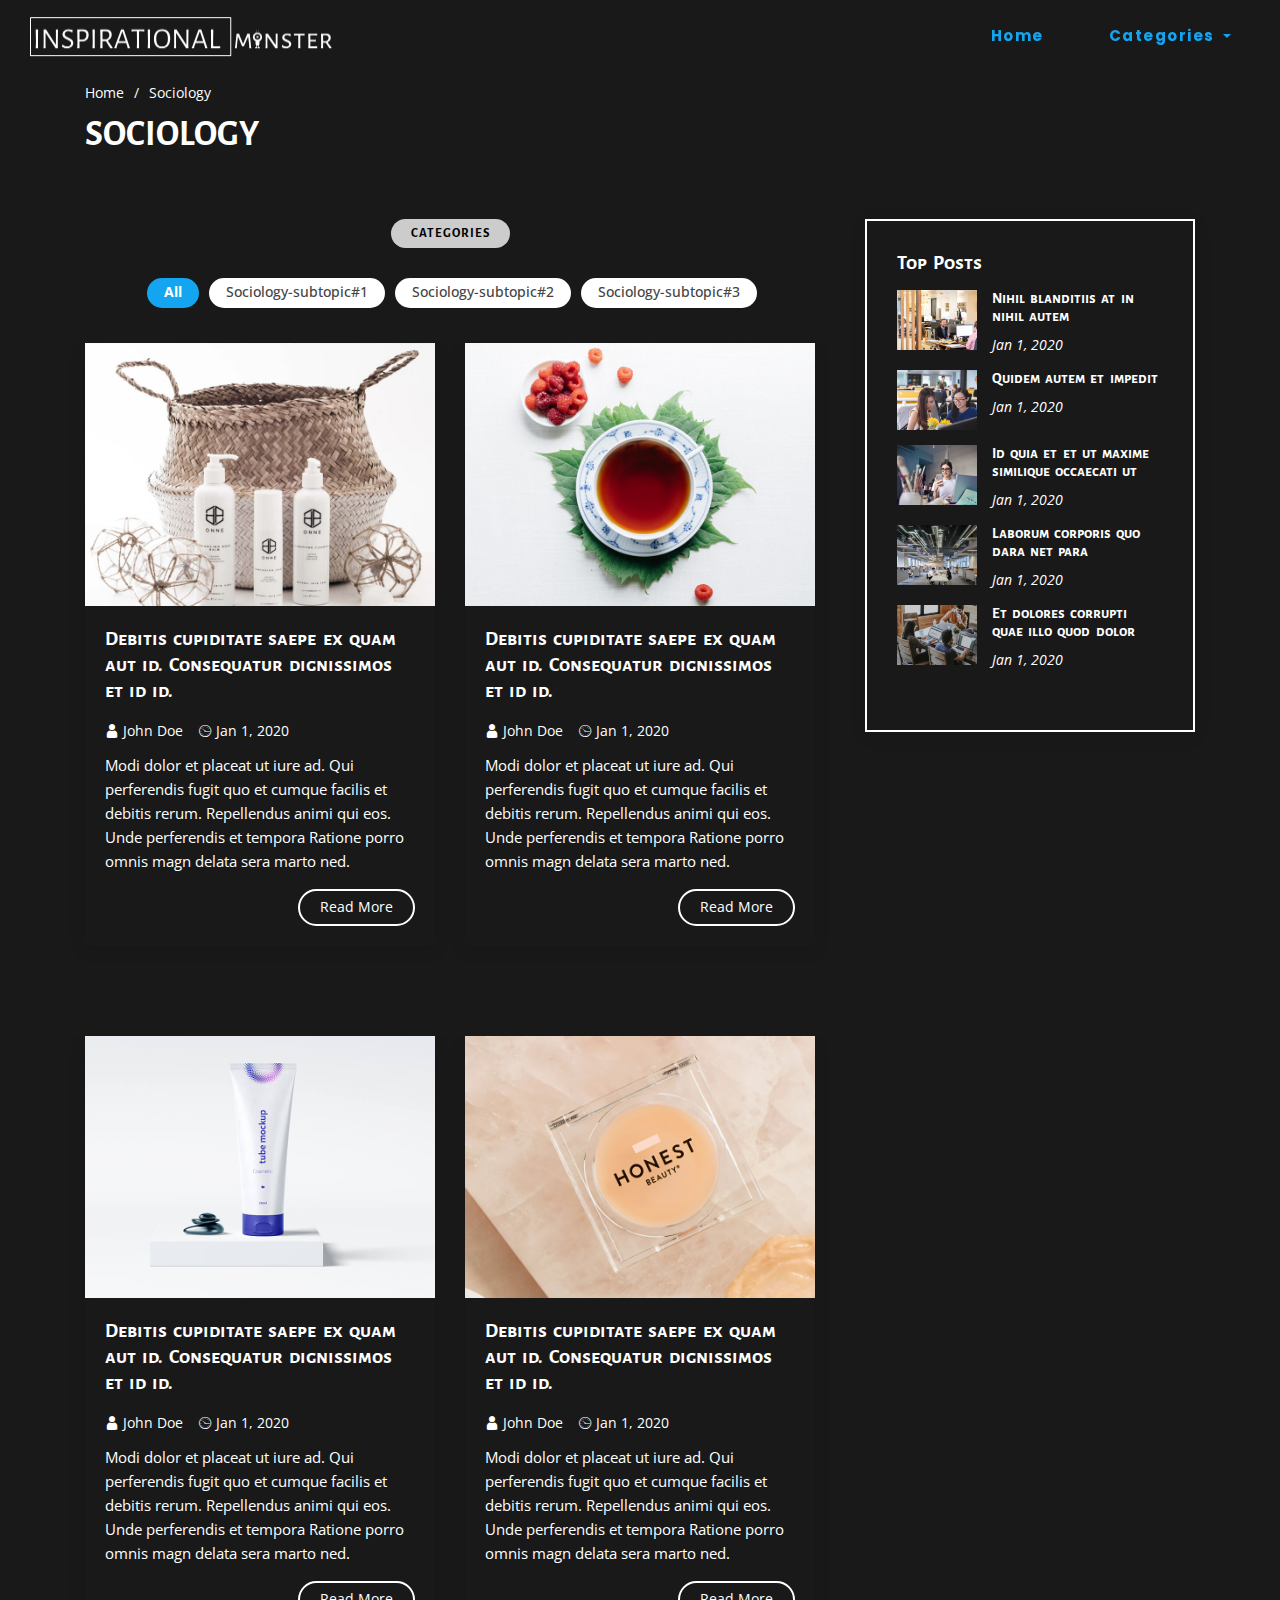
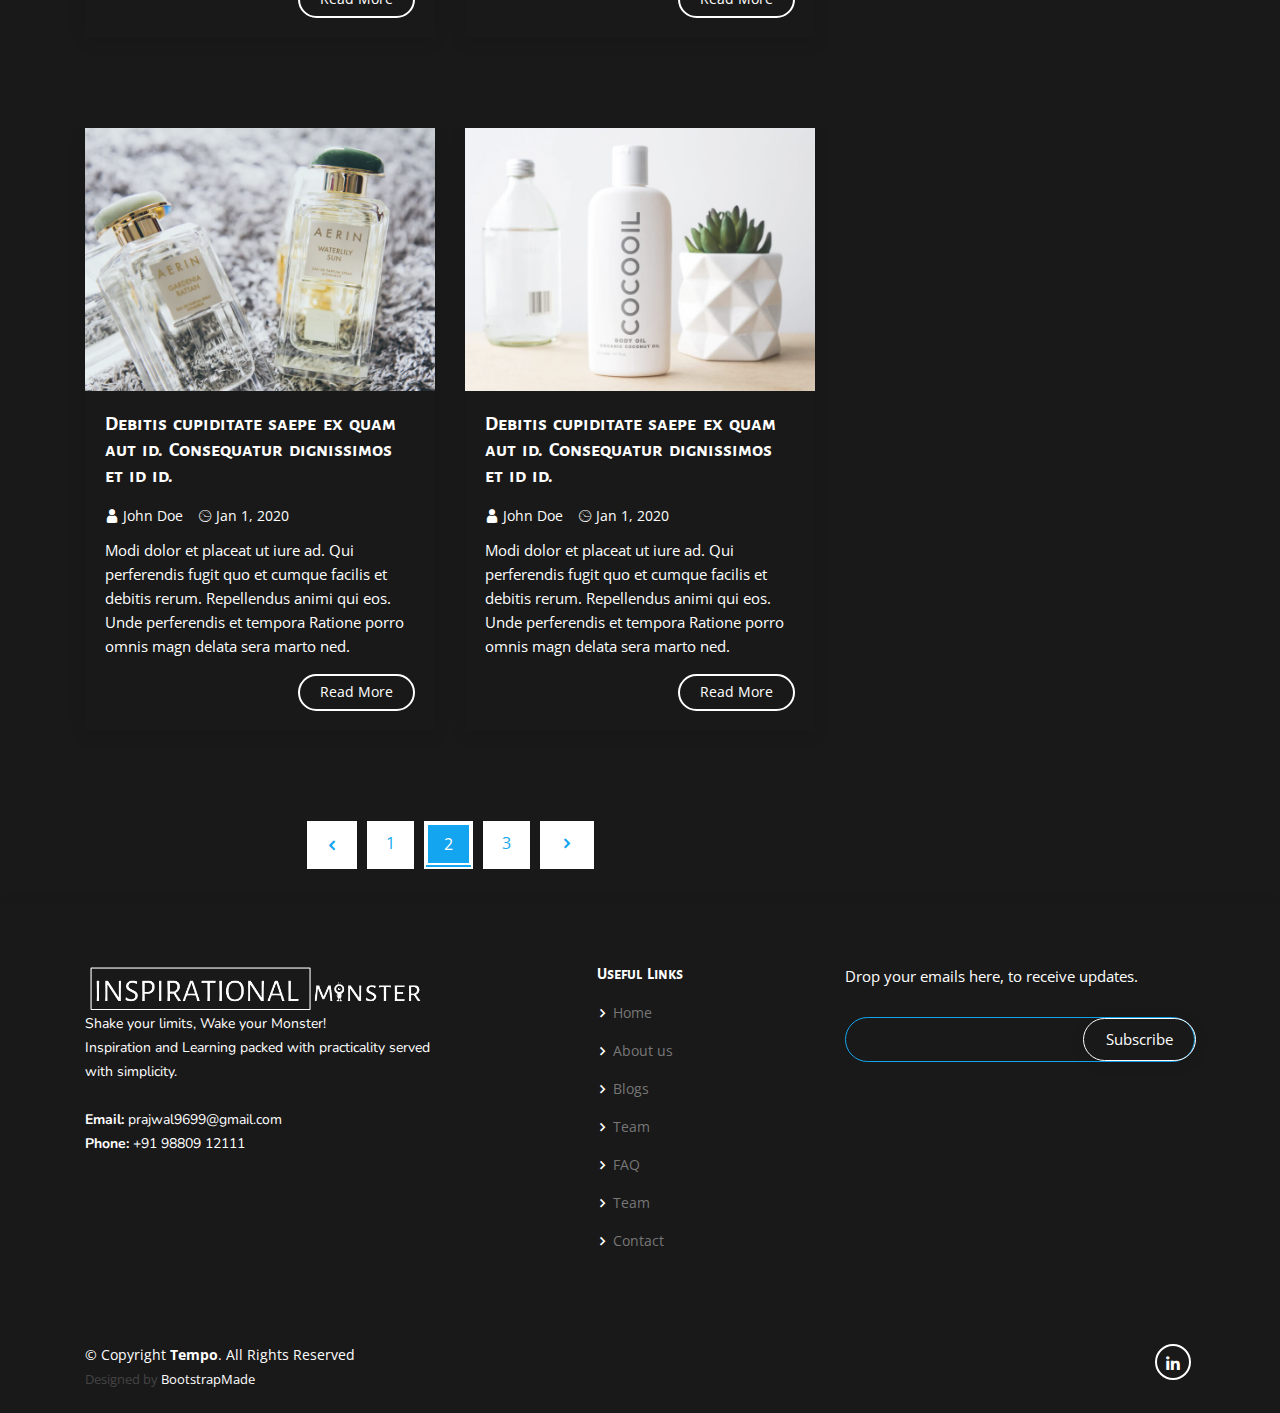
<file: sociology.html>
<!DOCTYPE html>
<html lang="en">

<head>
  <meta charset="utf-8">
  <meta content="width=device-width, initial-scale=1.0" name="viewport">

  <title>Inspirational Monster | Sociology</title>
  <meta content="" name="description">
  <meta content="" name="keywords">

  <!-- Favicons -->
  <link href="assets/img/favicon.png" rel="icon">
  <link href="assets/img/apple-touch-icon.png" rel="apple-touch-icon">

  <!-- Google Fonts -->
  <link href="https://fonts.googleapis.com/css?family=Open+Sans:300,300i,400,400i,600,600i,700,700i|Nunito:300,300i,400,400i,600,600i,700,700i|Poppins:300,300i,400,400i,500,500i,600,600i,700,700i" rel="stylesheet">

  <!-- Vendor CSS Files -->
  <link href="assets/vendor/bootstrap/css/bootstrap.min.css" rel="stylesheet">
  <link href="assets/vendor/icofont/icofont.min.css" rel="stylesheet">
  <link href="assets/vendor/boxicons/css/boxicons.min.css" rel="stylesheet">
  <link href="assets/vendor/remixicon/remixicon.css" rel="stylesheet">
  <link href="assets/vendor/venobox/venobox.css" rel="stylesheet">
  <link href="assets/vendor/owl.carousel/assets/owl.carousel.min.css" rel="stylesheet">

  <!-- Template Main CSS File -->
  <link href="assets/css/style.css" rel="stylesheet">

  <!-- =======================================================
  * Template Name: Tempo - v2.2.1
  * Template URL: https://bootstrapmade.com/tempo-free-onepage-bootstrap-theme/
  * Author: BootstrapMade.com
  * License: https://bootstrapmade.com/license/
  ======================================================== -->
</head>

<body>

    <!-- ---------------- START: NEW HEADER ---------------- -->
    <nav id="scanfcode" class="navbar fixed-top">
      <div class="container-fluid">
        <div class="navbar-header">
          <!-- <button type="button" id="toogle-button" class="navbar-toggle" data-toggle="collapse" data-target="#myNavbar">
           <span class="glyphicon glyphicon-menu-hamburger"></span>                     
          </button> -->
          <a id="logo" class="navbar-brand" href="index.html"><img src="./assets/img/inspirationalmonster-logo.png" alt="" class="img-fluid"></a>
        </div>
        <div class="nav-menu d-none d-lg-block" id="myNavbar">
     
          <ul id="link" class="">
            <li><a href="index.html" id="first-link">Home</a></li>
             <li class="dropdown">
              <a class="dropdown-toggle" data-toggle="dropdown" href="#">Categories <span class="caret"></span></a>
              <ul class="dropdown-menu">
                <li><a href="motivational.html">Motivational</a></li>
                <li><a href="psychology.html">Psychology</a></li>
                <li><a href="sociology.html">Sociology</a></li>
              </ul>
            </li>
          </ul>
        </div>
      </div>
    </nav>
    <!-- ----------------- END: NEW HEADER ----------------- -->
  
  
  <!-- ------------------ START: Header ------------------ -->
    <!-- <header id="header" class="fixed-top header-inner-pages">
      <div class="container d-flex align-items-center"> -->

        <!-- <h1 class="logo mr-auto"><a href="index.html">Tempo</a></h1> -->
        <!-- Uncomment below if you prefer to use an image logo -->
        <!-- <a href="index.html" class="logo mr-auto"><img src="././assets/img/ispirationalmonster-logo.png" alt="" class="img-fluid"></a> -->

        <!-- ----------------- START: nav-menu ----------------- -->
          <!-- <nav class="nav-menu d-none d-lg-block">
            <ul>
              <li class="active"><a href="index.html">Home</a></li>
              <li><a href="index.html#about">About</a></li>
              <li><a href="index.html#blog">Blogs</a></li>
              <li class="drop-down"><a href="index.html#blog">Categories</a>
                <ul>
                  <li><a href="motivational.html">Motivational</a></li> -->
                  <!-- <li class="drop-down"><a href="#">Deep Drop Down</a>
                    <ul>
                      <li><a href="#">Deep Drop Down 1</a></li>
                      <li><a href="#">Deep Drop Down 2</a></li>
                      <li><a href="#">Deep Drop Down 3</a></li>
                      <li><a href="#">Deep Drop Down 4</a></li>
                      <li><a href="#">Deep Drop Down 5</a></li>
                    </ul>
                  </li> -->
                  <!-- <li><a href="psychology.html">Psychology</a></li>
                  <li><a href="sociology.html">Sociology</a></li>
                </ul>
              </li>
              <li><a href="index.html#faq">FAQ</a></li>
              <li><a href="index.html#team">Team</a></li>
              <li><a href="index.html#contact">Contact</a></li>
            </ul>
          </nav> -->
        <!-- ------------------ END: nav-menu ------------------ -->

      <!-- </div>
    </header> -->
  <!-- ------------------- END: Header ------------------- -->

  <!-- ------------------- START: #main ------------------- -->
    <main id="main">

      <!-- --------------- START: Breadcrumbs ---------------- -->
        <section id="breadcrumbs" class="breadcrumbs">
          <div class="container">

            <ol>
              <li><a href="index.html">Home</a></li>
              <li>Sociology</li>
            </ol>
            <h2>Sociology</h2>

          </div>
        </section>
      <!-- ---------------- END: Breadcrumbs ----------------- -->

      <!-- --------------- START: Blog Section --------------- -->
        <section id="blog" class="blog">
          <div class="container">

            <div class="row">

              <div class="col-lg-8 entries">
                <div class="section-title">
                  <h2>Categories</h2>
                </div>

                  <div class="row">
                    <div class="col-lg-12 d-flex justify-content-center">
                      <ul id="portfolio-flters">
                        <li data-filter="*" class="filter-active">All</li>
                        <li data-filter=".filter-app">Sociology-subtopic#1</li>
                        <li data-filter=".filter-card">Sociology-subtopic#2</li>
                        <li data-filter=".filter-web">Sociology-subtopic#3</li>
                      </ul>
                    </div>
                  </div>

                  <div class="row portfolio-container">

                    <div class="col-lg-6 col-md-6 portfolio-item filter-card">
                      <div class="d-flex align-items-stretch">
                        <article class="entry">

                          <div class="entry-img">
                            <img src="./assets/img/portfolio/portfolio-1.jpg" alt="" class="img-fluid">
                          </div>

                          <h2 class="entry-title">
                            <a href="blog-single.html">Debitis cupiditate saepe ex quam aut id. Consequatur dignissimos et id id.</a>
                          </h2>

                          <div class="entry-meta">
                            <ul>
                              <li class="d-flex align-items-center"><i class="icofont-user"></i> <a href="blog-single.html">John Doe</a></li>
                              <li class="d-flex align-items-center"><i class="icofont-wall-clock"></i> <a href="blog-single.html"><time datetime="2020-01-01">Jan 1, 2020</time></a></li>
                            </ul>
                          </div>

                          <div class="entry-content">
                            <p>
                              Modi dolor et placeat ut iure ad. Qui perferendis fugit quo et cumque facilis et debitis rerum. Repellendus animi qui eos. Unde perferendis et tempora Ratione porro omnis magn delata sera marto ned.
                            </p>
                            <div class="read-more">
                              <a href="blog-single.html">Read More</a>
                            </div>
                          </div>

                        </article><!-- End blog entry -->
                      </div>
                    </div>

                    <div class="col-lg-6 col-md-6 portfolio-item filter-app">
                      <div class="d-flex align-items-stretch filter-lifestyle">
                        <article class="entry">

                          <div class="entry-img">
                            <img src="./assets/img/portfolio/portfolio-2.jpg" alt="" class="img-fluid">
                          </div>

                          <h2 class="entry-title">
                            <a href="blog-single.html">Debitis cupiditate saepe ex quam aut id. Consequatur dignissimos et id id.</a>
                          </h2>

                          <div class="entry-meta">
                            <ul>
                              <li class="d-flex align-items-center"><i class="icofont-user"></i> <a href="blog-single.html">John Doe</a></li>
                              <li class="d-flex align-items-center"><i class="icofont-wall-clock"></i> <a href="blog-single.html"><time datetime="2020-01-01">Jan 1, 2020</time></a></li>
                            </ul>
                          </div>

                          <div class="entry-content">
                            <p>
                              Modi dolor et placeat ut iure ad. Qui perferendis fugit quo et cumque facilis et debitis rerum. Repellendus animi qui eos. Unde perferendis et tempora Ratione porro omnis magn delata sera marto ned.
                            </p>
                            <div class="read-more">
                              <a href="blog-single.html">Read More</a>
                            </div>
                          </div>

                        </article><!-- End blog entry -->
                      </div>
                    </div>

                    <div class="col-lg-6 col-md-6 portfolio-item filter-card">
                      <div class="d-flex align-items-stretch">
                        <article class="entry">

                          <div class="entry-img">
                            <img src="./assets/img/portfolio/portfolio-3.jpg" alt="" class="img-fluid">
                          </div>

                          <h2 class="entry-title">
                            <a href="blog-single.html">Debitis cupiditate saepe ex quam aut id. Consequatur dignissimos et id id.</a>
                          </h2>

                          <div class="entry-meta">
                            <ul>
                              <li class="d-flex align-items-center"><i class="icofont-user"></i> <a href="blog-single.html">John Doe</a></li>
                              <li class="d-flex align-items-center"><i class="icofont-wall-clock"></i> <a href="blog-single.html"><time datetime="2020-01-01">Jan 1, 2020</time></a></li>
                            </ul>
                          </div>

                          <div class="entry-content">
                            <p>
                              Modi dolor et placeat ut iure ad. Qui perferendis fugit quo et cumque facilis et debitis rerum. Repellendus animi qui eos. Unde perferendis et tempora Ratione porro omnis magn delata sera marto ned.
                            </p>
                            <div class="read-more">
                              <a href="blog-single.html">Read More</a>
                            </div>
                          </div>

                        </article><!-- End blog entry -->
                      </div>
                    </div>

                    <div class="col-lg-6 col-md-6 portfolio-item filter-web">
                      <div class="d-flex align-items-stretch">
                        <article class="entry">

                          <div class="entry-img">
                            <img src="./assets/img/portfolio/portfolio-4.jpg" alt="" class="img-fluid">
                          </div>

                          <h2 class="entry-title">
                            <a href="blog-single.html">Debitis cupiditate saepe ex quam aut id. Consequatur dignissimos et id id.</a>
                          </h2>

                          <div class="entry-meta">
                            <ul>
                              <li class="d-flex align-items-center"><i class="icofont-user"></i> <a href="blog-single.html">John Doe</a></li>
                              <li class="d-flex align-items-center"><i class="icofont-wall-clock"></i> <a href="blog-single.html"><time datetime="2020-01-01">Jan 1, 2020</time></a></li>
                            </ul>
                          </div>

                          <div class="entry-content">
                            <p>
                              Modi dolor et placeat ut iure ad. Qui perferendis fugit quo et cumque facilis et debitis rerum. Repellendus animi qui eos. Unde perferendis et tempora Ratione porro omnis magn delata sera marto ned.
                            </p>
                            <div class="read-more">
                              <a href="blog-single.html">Read More</a>
                            </div>
                          </div>

                        </article><!-- End blog entry -->
                      </div>
                    </div>

                    <div class="col-lg-6 col-md-6 portfolio-item filter-app">
                      <div class="d-flex align-items-stretch">
                        <article class="entry">

                          <div class="entry-img">
                            <img src="./assets/img/portfolio/portfolio-5.jpg" alt="" class="img-fluid">
                          </div>

                          <h2 class="entry-title">
                            <a href="blog-single.html">Debitis cupiditate saepe ex quam aut id. Consequatur dignissimos et id id.</a>
                          </h2>

                          <div class="entry-meta">
                            <ul>
                              <li class="d-flex align-items-center"><i class="icofont-user"></i> <a href="blog-single.html">John Doe</a></li>
                              <li class="d-flex align-items-center"><i class="icofont-wall-clock"></i> <a href="blog-single.html"><time datetime="2020-01-01">Jan 1, 2020</time></a></li>
                            </ul>
                          </div>

                          <div class="entry-content">
                            <p>
                              Modi dolor et placeat ut iure ad. Qui perferendis fugit quo et cumque facilis et debitis rerum. Repellendus animi qui eos. Unde perferendis et tempora Ratione porro omnis magn delata sera marto ned.
                            </p>
                            <div class="read-more">
                              <a href="blog-single.html">Read More</a>
                            </div>
                          </div>

                        </article><!-- End blog entry -->
                      </div>
                    </div>

                    <div class="col-lg-6 col-md-6 portfolio-item filter-web">
                      <div class="d-flex align-items-stretch">
                        <article class="entry">

                          <div class="entry-img">
                            <img src="./assets/img/portfolio/portfolio-6.jpg" alt="" class="img-fluid">
                          </div>

                          <h2 class="entry-title">
                            <a href="blog-single.html">Debitis cupiditate saepe ex quam aut id. Consequatur dignissimos et id id.</a>
                          </h2>

                          <div class="entry-meta">
                            <ul>
                              <li class="d-flex align-items-center"><i class="icofont-user"></i> <a href="blog-single.html">John Doe</a></li>
                              <li class="d-flex align-items-center"><i class="icofont-wall-clock"></i> <a href="blog-single.html"><time datetime="2020-01-01">Jan 1, 2020</time></a></li>
                            </ul>
                          </div>

                          <div class="entry-content">
                            <p>
                              Modi dolor et placeat ut iure ad. Qui perferendis fugit quo et cumque facilis et debitis rerum. Repellendus animi qui eos. Unde perferendis et tempora Ratione porro omnis magn delata sera marto ned.
                            </p>
                            <div class="read-more">
                              <a href="blog-single.html">Read More</a>
                            </div>
                          </div>

                        </article><!-- End blog entry -->
                      </div>
                    </div>

                    <!-- <div class="col-lg-4 col-md-6 portfolio-item filter-app">
                      <img src="./assets/img/portfolio/portfolio-3.jpg" class="img-fluid" alt="">
                      <div class="portfolio-info">
                        <h4>App 2</h4>
                        <p>App</p>
                        <a href="assets/img/portfolio/portfolio-3.jpg" data-gall="portfolioGallery" class="venobox preview-link" title="App 2"><i class="bx bx-plus"></i></a>
                        <a href="portfolio-details.html" class="details-link" title="More Details"><i class="bx bx-link"></i></a>
                      </div>
                    </div>

                    <div class="col-lg-4 col-md-6 portfolio-item filter-card">
                      <img src="./assets/img/portfolio/portfolio-4.jpg" class="img-fluid" alt="">
                      <div class="portfolio-info">
                        <h4>Card 2</h4>
                        <p>Card</p>
                        <a href="assets/img/portfolio/portfolio-4.jpg" data-gall="portfolioGallery" class="venobox preview-link" title="Card 2"><i class="bx bx-plus"></i></a>
                        <a href="portfolio-details.html" class="details-link" title="More Details"><i class="bx bx-link"></i></a>
                      </div>
                    </div>

                    <div class="col-lg-4 col-md-6 portfolio-item filter-web">
                      <img src="./assets/img/portfolio/portfolio-5.jpg" class="img-fluid" alt="">
                      <div class="portfolio-info">
                        <h4>Web 2</h4>
                        <p>Web</p>
                        <a href="assets/img/portfolio/portfolio-5.jpg" data-gall="portfolioGallery" class="venobox preview-link" title="Web 2"><i class="bx bx-plus"></i></a>
                        <a href="portfolio-details.html" class="details-link" title="More Details"><i class="bx bx-link"></i></a>
                      </div>
                    </div>

                    <div class="col-lg-4 col-md-6 portfolio-item filter-app">
                      <img src="./assets/img/portfolio/portfolio-6.jpg" class="img-fluid" alt="">
                      <div class="portfolio-info">
                        <h4>App 3</h4>
                        <p>App</p>
                        <a href="assets/img/portfolio/portfolio-6.jpg" data-gall="portfolioGallery" class="venobox preview-link" title="App 3"><i class="bx bx-plus"></i></a>
                        <a href="portfolio-details.html" class="details-link" title="More Details"><i class="bx bx-link"></i></a>
                      </div>
                    </div>

                    <div class="col-lg-4 col-md-6 portfolio-item filter-card">
                      <img src="./assets/img/portfolio/portfolio-7.jpg" class="img-fluid" alt="">
                      <div class="portfolio-info">
                        <h4>Card 1</h4>
                        <p>Card</p>
                        <a href="assets/img/portfolio/portfolio-7.jpg" data-gall="portfolioGallery" class="venobox preview-link" title="Card 1"><i class="bx bx-plus"></i></a>
                        <a href="portfolio-details.html" class="details-link" title="More Details"><i class="bx bx-link"></i></a>
                      </div>
                    </div>

                    <div class="col-lg-4 col-md-6 portfolio-item filter-card">
                      <img src="./assets/img/portfolio/portfolio-8.jpg" class="img-fluid" alt="">
                      <div class="portfolio-info">
                        <h4>Card 3</h4>
                        <p>Card</p>
                        <a href="assets/img/portfolio/portfolio-8.jpg" data-gall="portfolioGallery" class="venobox preview-link" title="Card 3"><i class="bx bx-plus"></i></a>
                        <a href="portfolio-details.html" class="details-link" title="More Details"><i class="bx bx-link"></i></a>
                      </div>
                    </div>

                    <div class="col-lg-4 col-md-6 portfolio-item filter-web">
                      <img src="./assets/img/portfolio/portfolio-9.jpg" class="img-fluid" alt="">
                      <div class="portfolio-info">
                        <h4>Web 3</h4>
                        <p>Web</p>
                        <a href="assets/img/portfolio/portfolio-9.jpg" data-gall="portfolioGallery" class="venobox preview-link" title="Web 3"><i class="bx bx-plus"></i></a>
                        <a href="portfolio-details.html" class="details-link" title="More Details"><i class="bx bx-link"></i></a>
                      </div>
                    </div> -->

                  </div>

                

                <div class="blog-pagination">
                  <ul class="justify-content-center">
                    <li class="disabled"><i class="icofont-rounded-left"></i></li>
                    <li><a href="#">1</a></li>
                    <li class="active"><a href="#">2</a></li>
                    <li><a href="#">3</a></li>
                    <li><a href="#"><i class="icofont-rounded-right"></i></a></li>
                  </ul>
                </div>

              </div><!-- End blog entries list -->

              <div class="col-lg-4">

                <div class="sidebar">

                  <!-- ----------- START: sidebar search form ------------ -->
                    <!-- <h3 class="sidebar-title">Search</h3>
                    <div class="sidebar-item search-form">
                      <form action="">
                        <input type="text">
                        <button type="submit"><i class="icofont-search"></i></button>
                      </form>

                    </div> -->
                  <!-- ------------ END: sidebar search form ------------ -->

                  <!-- ------------ START: sidebar categories ------------ -->
                    <!-- <h3 class="sidebar-title">Categories</h3>
                    <div class="sidebar-item categories">
                      <ul>
                        <li><a data-filter="*" class="filter filter-active">General <span>(25)</span></a></li>
                        <li><a href="#" class="filter" data-filter=".filter-lifestyle">Lifestyle <span>(12)</span></a></li>
                        <li><a href="#" class="filter" data-filter=".filter-travel">Travel <span>(5)</span></a></li>
                        <li><a href="#" class="filter" data-filter=".filter-design">Design <span>(22)</span></a></li>
                        <li><a href="#" class="filter" data-filter=".filter-creative">Creative <span>(8)</span></a></li>
                        <li><a href="#" class="filter" data-filter=".filter-education">Education <span>(14)</span></a></li>
                      </ul>

                    </div> -->
                  <!-- ------------- END: sidebar categories ------------- -->

                  <!-- ----------- START: sidebar recent posts ----------- -->
                    <h3 class="sidebar-title">Top Posts</h3>
                    <div class="sidebar-item recent-posts">
                      <div class="post-item clearfix">
                        <img src="./assets/img/blog-recent-1.jpg" alt="">
                        <h4><a href="blog-single.html">Nihil blanditiis at in nihil autem</a></h4>
                        <time datetime="2020-01-01">Jan 1, 2020</time>
                      </div>

                      <div class="post-item clearfix">
                        <img src="./assets/img/blog-recent-2.jpg" alt="">
                        <h4><a href="blog-single.html">Quidem autem et impedit</a></h4>
                        <time datetime="2020-01-01">Jan 1, 2020</time>
                      </div>

                      <div class="post-item clearfix">
                        <img src="./assets/img/blog-recent-3.jpg" alt="">
                        <h4><a href="blog-single.html">Id quia et et ut maxime similique occaecati ut</a></h4>
                        <time datetime="2020-01-01">Jan 1, 2020</time>
                      </div>

                      <div class="post-item clearfix">
                        <img src="./assets/img/blog-recent-4.jpg" alt="">
                        <h4><a href="blog-single.html">Laborum corporis quo dara net para</a></h4>
                        <time datetime="2020-01-01">Jan 1, 2020</time>
                      </div>

                      <div class="post-item clearfix">
                        <img src="./assets/img/blog-recent-5.jpg" alt="">
                        <h4><a href="blog-single.html">Et dolores corrupti quae illo quod dolor</a></h4>
                        <time datetime="2020-01-01">Jan 1, 2020</time>
                      </div>

                    </div>
                  <!-- ------------ END: sidebar recent posts ------------ -->

                  <!-- --------------- START: sidebar tags --------------- -->
                    <!-- <h3 class="sidebar-title">Tags</h3>
                    <div class="sidebar-item tags">
                      <ul>
                        <li><a href="#">App</a></li>
                        <li><a href="#">IT</a></li>
                        <li><a href="#">Business</a></li>
                        <li><a href="#">Business</a></li>
                        <li><a href="#">Mac</a></li>
                        <li><a href="#">Design</a></li>
                        <li><a href="#">Office</a></li>
                        <li><a href="#">Creative</a></li>
                        <li><a href="#">Studio</a></li>
                        <li><a href="#">Smart</a></li>
                        <li><a href="#">Tips</a></li>
                        <li><a href="#">Marketing</a></li>
                      </ul>

                    </div> -->
                  <!-- ---------------- END: sidebar tags ---------------- -->

                </div><!-- End sidebar -->

              </div><!-- End blog sidebar -->

            </div>

          </div>
        </section>
      <!-- ---------------- END: Blog Section ---------------- -->

    </main>
  <!-- ------------------- END: #main -------------------- -->

  <!-- ------------------ START: Footer ------------------ -->
  <footer id="footer">
    <div class="footer-top">
      <div class="container">
        <div class="row">
          <div class="col-lg-4 col-md-6 footer-contact">
            <p>
              <a href="index.html" class="logo"><img src="./assets/img/inspirationalmonster-logo.png" alt="" class="img-fluid"></a>
              Shake your limits, Wake your Monster!<br>
              Inspiration and Learning packed with practicality served with simplicity.<br><br>
              <a href="mailto:prajwal9699@gmail.com"></a><strong>Email:</strong> prajwal9699@gmail.com</a><br>
              <a href="tel:9880912111"><strong>Phone:</strong> +91 98809 12111</a><br>
            </p>
          </div>
          <div class="col-lg-4 col-md-6 footer-links text-center">
            <h4>Useful Links</h4>
            <ul>
              <li><i class="bx bx-chevron-right"></i> <a href="#">Home</a></li>
              <li><i class="bx bx-chevron-right"></i> <a href="#">About us</a></li>
              <li><i class="bx bx-chevron-right"></i> <a href="#">Blogs</a></li>
              <li><i class="bx bx-chevron-right"></i> <a href="#">Team</a></li>
              <li><i class="bx bx-chevron-right"></i> <a href="#">FAQ</a></li>
              <li><i class="bx bx-chevron-right"></i> <a href="#">Team</a></li>
              <li><i class="bx bx-chevron-right"></i> <a href="#">Contact</a></li>
            </ul>
          </div>
          <!-- <div class="col-lg-3 col-md-6 footer-links">
            <h4>Our Services</h4>
            <ul>
              <li><i class="bx bx-chevron-right"></i> <a href="#">Web Design</a></li>
              <li><i class="bx bx-chevron-right"></i> <a href="#">Web Development</a></li>
              <li><i class="bx bx-chevron-right"></i> <a href="#">Product Management</a></li>
              <li><i class="bx bx-chevron-right"></i> <a href="#">Marketing</a></li>
              <li><i class="bx bx-chevron-right"></i> <a href="#">Graphic Design</a></li>
            </ul>
          </div> -->
          <div class="col-lg-4 col-md-6 footer-newsletter">
            <!-- <h4>Join Our Newsletter</h4> -->
            <p>Drop your emails here, to receive updates.</p>
            <form action="" method="post">
              <input type="email" name="email"><input type="submit" value="Subscribe">
            </form>
          </div>

        </div>
      </div>
    </div>
    <div class="container d-md-flex py-4">
      <div class="mr-md-auto text-center text-md-left">
        <div class="copyright">
          &copy; Copyright <strong><span>Tempo</span></strong>. All Rights Reserved
        </div>
        <div class="credits">
          <!-- All the links in the footer should remain intact. -->
          <!-- You can delete the links only if you purchased the pro version. -->
          <!-- Licensing information: https://bootstrapmade.com/license/ -->
          <!-- Purchase the pro version with working PHP/AJAX contact form: https://bootstrapmade.com/tempo-free-onepage-bootstrap-theme/ -->
          Designed by <a href="https://bootstrapmade.com/">BootstrapMade</a>
        </div>
      </div>
      <div class="social-links text-center text-md-right pt-3 pt-md-0">
        <!-- <a href="#" class="twitter"><i class="bx bxl-twitter"></i></a>
        <a href="#" class="facebook"><i class="bx bxl-facebook"></i></a>
        <a href="#" class="instagram"><i class="bx bxl-instagram"></i></a>
        <a href="#" class="google-plus"><i class="bx bxl-skype"></i></a> -->
        <a href="#" class="linkedin"><i class="bx bxl-linkedin"></i></a>
      </div>
    </div>
  </footer>
<!-- ------------------- END Footer -------------------- -->

  <a href="#" class="back-to-top"><i class="ri-arrow-up-line"></i></a>

  <!-- Vendor JS Files -->
  <script src="assets/vendor/jquery/jquery.min.js"></script>
  <script src="assets/vendor/bootstrap/js/bootstrap.bundle.min.js"></script>
  <script src="assets/vendor/jquery.easing/jquery.easing.min.js"></script>
  <script src="assets/vendor/php-email-form/validate.js"></script>
  <script src="assets/vendor/isotope-layout/isotope.pkgd.min.js"></script>
  <script src="assets/vendor/venobox/venobox.min.js"></script>
  <script src="assets/vendor/owl.carousel/owl.carousel.min.js"></script>

  <!-- Template Main JS File -->
  <script src="assets/js/main.js"></script>

</body>

</html>
</file>
<file: assets/vendor/venobox/venobox.css>
/* ------ venobox.css --------*/
.vbox-overlay *, .vbox-overlay *:before, .vbox-overlay *:after{
    -webkit-backface-visibility: hidden;
    -webkit-box-sizing:border-box;
    -moz-box-sizing:border-box;
    box-sizing:border-box;
}
.vbox-overlay * { 
    -webkit-backface-visibility: visible;
    backface-visibility: visible;
}
.vbox-overlay{
    display: -webkit-flex;
    display: flex;
    -webkit-flex-direction: column;
    flex-direction: column;
    -webkit-justify-content: center;
    justify-content: center;
    -webkit-align-items: center;
    align-items: center;
    position: fixed;
    left: 0;
    top: 0;
    bottom: 0;
    right: 0;
    z-index: 999999;
}

/* ----- navigation ----- */
.vbox-title{
    width: 100%;
    height: 40px;
    float: left;
    text-align: center;
    line-height: 28px;
    font-size: 12px;
    padding: 6px 50px;
    overflow: hidden;
    position: fixed;
    display: none;
    left: 0;
    z-index: 89;
}
.vbox-close{
    cursor: pointer;
    position: fixed;
    top: -1px;
    right: 0;
    width: 50px;
    height: 40px;
    padding: 6px;
    display: block;
    background-position:10px center;
    overflow: hidden;
    font-size: 24px;
    line-height: 1;
    text-align: center;
    z-index: 99;
}
.vbox-left{
    cursor: pointer;
    position: fixed;
    left: 0;
    height: 40px;
    overflow: hidden;
    line-height: 28px;
    font-size: 12px;
    z-index: 99;
    display: flex;
    align-items:center;
}
.vbox-num{
    display: inline-block;
    margin: 6px 0 6px 15px;
}
/* ----- Social share ----- */
.vbox-share{
    line-height: 28px;
    font-size: 12px;
    overflow: hidden;
    position: fixed;
    left: 0;
    z-index: 98;
    display: flex;
    align-items:center;
    justify-content: center;
    width: 100%;
    text-align: center;
}
.vbox-share svg{
    max-height: 28px;
    width: 28px;
    z-index: 10;
    margin-left: 12px;
    margin-top: 6px;
    margin-bottom: 6px;
    vertical-align: middle;
}


/* ----- navigation ARROWS ----- */
.vbox-next, .vbox-prev{
    position: fixed;
    top: 50%;
    margin-top: -15px;
    overflow: hidden;
    cursor: pointer;
    display: block;
    width: 45px;
    height: 45px;
    z-index: 99;
}
.vbox-next span, .vbox-prev span{
    position: relative;
    width: 20px;
    height: 20px;
    border: 2px solid transparent;
    border-top-color: #B6B6B6;
    border-right-color: #B6B6B6;
    text-indent: -100px;
    position: absolute;
    top: 8px;
    display: block;
}
.vbox-prev{
    left: 15px;
}
.vbox-next{
    right: 15px;
}
.vbox-prev span{
    left: 10px;
    -ms-transform: rotate(-135deg);
    -webkit-transform: rotate(-135deg);
    transform: rotate(-135deg);
}
.vbox-next span{
    -ms-transform: rotate(45deg);
    -webkit-transform: rotate(45deg);
    transform: rotate(45deg);
    right: 10px;
}
/* ------- inline window ------ */
.vbox-inline{
    width: 420px;
    height: 315px;
    height: 70vh;
    padding: 10px;
    background: #fff;
    margin: 0 auto;
    overflow: auto;
    text-align: left;
}
/* ------- Video & iFrames window ------ */
.venoframe{
    max-width: 100%;
    width: 100%;
    border: none;
    width: 100%;
    height: 260px;
    height: 70vh;
}
.venoframe.vbvid{
    height: 260px;
}
@media (min-width: 768px) {
    .venoframe, .vbox-inline{
        width: 90%;
        height: 360px;
        height: 70vh;
    }
    .venoframe.vbvid{
        width: 640px;
        height: 360px;
    }
}
@media (min-width: 992px) {
    .venoframe, .vbox-inline{
        max-width: 1200px;
        width: 80%;
        height: 540px;
        height: 70vh;
    }
    .venoframe.vbvid{
        width: 960px;
        height: 540px;
    }
}
/* 
Please do NOT edit this part! 
or at least read this note: http://i.imgur.com/7C0ws9e.gif
*/
.vbox-open{
    overflow: hidden;
}
.vbox-container{
    position: absolute;
    left: 0;
    right: 0;
    top: 0;
    bottom: 0;
    overflow-x: hidden;
    overflow-y: scroll;
    overflow-scrolling: touch;
    -webkit-overflow-scrolling: touch;
    z-index: 20;
    max-height: 100%;

}

.vbox-content{
    text-align: center;
    float: left;
    width: 100%;
    position: relative;
    overflow: hidden;
    padding: 20px 4%;
}
.vbox-container img{
    max-width: 100%;
    height: auto;
}
.vbox-figlio{
    box-shadow: 0 0 12px rgba(0,0,0,0.19), 0 6px 6px rgba(0,0,0,0.23);
    max-width: 100%;
    text-align: initial;
}
img.vbox-figlio{
    -webkit-user-select: none;
-khtml-user-select: none;
-moz-user-select: none;
-o-user-select: none;
user-select: none;
}
.vbox-content.swipe-left{
    margin-left: -200px !important;
}
.vbox-content.swipe-right{
    margin-left: 200px !important;
}
.vbox-animated{
    webkit-transition: margin 300ms ease-out;
    transition: margin 300ms ease-out;
}

/* ---------- preloader ----------
 * SPINKIT 
 * http://tobiasahlin.com/spinkit/
-------------------------------- */
.sk-double-bounce,.sk-rotating-plane{width:40px;height:40px;margin:40px auto}.sk-rotating-plane{background-color:#333;-webkit-animation:sk-rotatePlane 1.2s infinite ease-in-out;animation:sk-rotatePlane 1.2s infinite ease-in-out}@-webkit-keyframes sk-rotatePlane{0%{-webkit-transform:perspective(120px) rotateX(0) rotateY(0);transform:perspective(120px) rotateX(0) rotateY(0)}50%{-webkit-transform:perspective(120px) rotateX(-180.1deg) rotateY(0);transform:perspective(120px) rotateX(-180.1deg) rotateY(0)}100%{-webkit-transform:perspective(120px) rotateX(-180deg) rotateY(-179.9deg);transform:perspective(120px) rotateX(-180deg) rotateY(-179.9deg)}}@keyframes sk-rotatePlane{0%{-webkit-transform:perspective(120px) rotateX(0) rotateY(0);transform:perspective(120px) rotateX(0) rotateY(0)}50%{-webkit-transform:perspective(120px) rotateX(-180.1deg) rotateY(0);transform:perspective(120px) rotateX(-180.1deg) rotateY(0)}100%{-webkit-transform:perspective(120px) rotateX(-180deg) rotateY(-179.9deg);transform:perspective(120px) rotateX(-180deg) rotateY(-179.9deg)}}.sk-double-bounce{position:relative}.sk-double-bounce .sk-child{width:100%;height:100%;border-radius:50%;background-color:#333;opacity:.6;position:absolute;top:0;left:0;-webkit-animation:sk-doubleBounce 2s infinite ease-in-out;animation:sk-doubleBounce 2s infinite ease-in-out}.sk-chasing-dots .sk-child,.sk-spinner-pulse,.sk-three-bounce .sk-child{background-color:#333;border-radius:100%}.sk-double-bounce .sk-double-bounce2{-webkit-animation-delay:-1s;animation-delay:-1s}@-webkit-keyframes sk-doubleBounce{0%,100%{-webkit-transform:scale(0);transform:scale(0)}50%{-webkit-transform:scale(1);transform:scale(1)}}@keyframes sk-doubleBounce{0%,100%{-webkit-transform:scale(0);transform:scale(0)}50%{-webkit-transform:scale(1);transform:scale(1)}}.sk-wave{margin:40px auto;width:50px;height:40px;text-align:center;font-size:10px}.sk-wave .sk-rect{background-color:#333;height:100%;width:6px;display:inline-block;-webkit-animation:sk-waveStretchDelay 1.2s infinite ease-in-out;animation:sk-waveStretchDelay 1.2s infinite ease-in-out}.sk-wave .sk-rect1{-webkit-animation-delay:-1.2s;animation-delay:-1.2s}.sk-wave .sk-rect2{-webkit-animation-delay:-1.1s;animation-delay:-1.1s}.sk-wave .sk-rect3{-webkit-animation-delay:-1s;animation-delay:-1s}.sk-wave .sk-rect4{-webkit-animation-delay:-.9s;animation-delay:-.9s}.sk-wave .sk-rect5{-webkit-animation-delay:-.8s;animation-delay:-.8s}@-webkit-keyframes sk-waveStretchDelay{0%,100%,40%{-webkit-transform:scaleY(.4);transform:scaleY(.4)}20%{-webkit-transform:scaleY(1);transform:scaleY(1)}}@keyframes sk-waveStretchDelay{0%,100%,40%{-webkit-transform:scaleY(.4);transform:scaleY(.4)}20%{-webkit-transform:scaleY(1);transform:scaleY(1)}}.sk-wandering-cubes{margin:40px auto;width:40px;height:40px;position:relative}.sk-wandering-cubes .sk-cube{background-color:#333;width:10px;height:10px;position:absolute;top:0;left:0;-webkit-animation:sk-wanderingCube 1.8s ease-in-out -1.8s infinite both;animation:sk-wanderingCube 1.8s ease-in-out -1.8s infinite both}.sk-chasing-dots,.sk-spinner-pulse{width:40px;height:40px;margin:40px auto}.sk-wandering-cubes .sk-cube2{-webkit-animation-delay:-.9s;animation-delay:-.9s}@-webkit-keyframes sk-wanderingCube{0%{-webkit-transform:rotate(0);transform:rotate(0)}25%{-webkit-transform:translateX(30px) rotate(-90deg) scale(.5);transform:translateX(30px) rotate(-90deg) scale(.5)}50%{-webkit-transform:translateX(30px) translateY(30px) rotate(-179deg);transform:translateX(30px) translateY(30px) rotate(-179deg)}50.1%{-webkit-transform:translateX(30px) translateY(30px) rotate(-180deg);transform:translateX(30px) translateY(30px) rotate(-180deg)}75%{-webkit-transform:translateX(0) translateY(30px) rotate(-270deg) scale(.5);transform:translateX(0) translateY(30px) rotate(-270deg) scale(.5)}100%{-webkit-transform:rotate(-360deg);transform:rotate(-360deg)}}@keyframes sk-wanderingCube{0%{-webkit-transform:rotate(0);transform:rotate(0)}25%{-webkit-transform:translateX(30px) rotate(-90deg) scale(.5);transform:translateX(30px) rotate(-90deg) scale(.5)}50%{-webkit-transform:translateX(30px) translateY(30px) rotate(-179deg);transform:translateX(30px) translateY(30px) rotate(-179deg)}50.1%{-webkit-transform:translateX(30px) translateY(30px) rotate(-180deg);transform:translateX(30px) translateY(30px) rotate(-180deg)}75%{-webkit-transform:translateX(0) translateY(30px) rotate(-270deg) scale(.5);transform:translateX(0) translateY(30px) rotate(-270deg) scale(.5)}100%{-webkit-transform:rotate(-360deg);transform:rotate(-360deg)}}.sk-spinner-pulse{-webkit-animation:sk-pulseScaleOut 1s infinite ease-in-out;animation:sk-pulseScaleOut 1s infinite ease-in-out}@-webkit-keyframes sk-pulseScaleOut{0%{-webkit-transform:scale(0);transform:scale(0)}100%{-webkit-transform:scale(1);transform:scale(1);opacity:0}}@keyframes sk-pulseScaleOut{0%{-webkit-transform:scale(0);transform:scale(0)}100%{-webkit-transform:scale(1);transform:scale(1);opacity:0}}.sk-chasing-dots{position:relative;text-align:center;-webkit-animation:sk-chasingDotsRotate 2s infinite linear;animation:sk-chasingDotsRotate 2s infinite linear}.sk-chasing-dots .sk-child{width:60%;height:60%;display:inline-block;position:absolute;top:0;-webkit-animation:sk-chasingDotsBounce 2s infinite ease-in-out;animation:sk-chasingDotsBounce 2s infinite ease-in-out}.sk-chasing-dots .sk-dot2{top:auto;bottom:0;-webkit-animation-delay:-1s;animation-delay:-1s}@-webkit-keyframes sk-chasingDotsRotate{100%{-webkit-transform:rotate(360deg);transform:rotate(360deg)}}@keyframes sk-chasingDotsRotate{100%{-webkit-transform:rotate(360deg);transform:rotate(360deg)}}@-webkit-keyframes sk-chasingDotsBounce{0%,100%{-webkit-transform:scale(0);transform:scale(0)}50%{-webkit-transform:scale(1);transform:scale(1)}}@keyframes sk-chasingDotsBounce{0%,100%{-webkit-transform:scale(0);transform:scale(0)}50%{-webkit-transform:scale(1);transform:scale(1)}}.sk-three-bounce{margin:40px auto;width:80px;text-align:center}.sk-three-bounce .sk-child{width:20px;height:20px;display:inline-block;-webkit-animation:sk-three-bounce 1.4s ease-in-out 0s infinite both;animation:sk-three-bounce 1.4s ease-in-out 0s infinite both}.sk-circle .sk-child:before,.sk-fading-circle .sk-circle:before{display:block;border-radius:100%;content:'';background-color:#333}.sk-three-bounce .sk-bounce1{-webkit-animation-delay:-.32s;animation-delay:-.32s}.sk-three-bounce .sk-bounce2{-webkit-animation-delay:-.16s;animation-delay:-.16s}@-webkit-keyframes sk-three-bounce{0%,100%,80%{-webkit-transform:scale(0);transform:scale(0)}40%{-webkit-transform:scale(1);transform:scale(1)}}@keyframes sk-three-bounce{0%,100%,80%{-webkit-transform:scale(0);transform:scale(0)}40%{-webkit-transform:scale(1);transform:scale(1)}}.sk-circle{margin:40px auto;width:40px;height:40px;position:relative}.sk-circle .sk-child{width:100%;height:100%;position:absolute;left:0;top:0}.sk-circle .sk-child:before{margin:0 auto;width:15%;height:15%;-webkit-animation:sk-circleBounceDelay 1.2s infinite ease-in-out both;animation:sk-circleBounceDelay 1.2s infinite ease-in-out both}.sk-circle .sk-circle2{-webkit-transform:rotate(30deg);-ms-transform:rotate(30deg);transform:rotate(30deg)}.sk-circle .sk-circle3{-webkit-transform:rotate(60deg);-ms-transform:rotate(60deg);transform:rotate(60deg)}.sk-circle .sk-circle4{-webkit-transform:rotate(90deg);-ms-transform:rotate(90deg);transform:rotate(90deg)}.sk-circle .sk-circle5{-webkit-transform:rotate(120deg);-ms-transform:rotate(120deg);transform:rotate(120deg)}.sk-circle .sk-circle6{-webkit-transform:rotate(150deg);-ms-transform:rotate(150deg);transform:rotate(150deg)}.sk-circle .sk-circle7{-webkit-transform:rotate(180deg);-ms-transform:rotate(180deg);transform:rotate(180deg)}.sk-circle .sk-circle8{-webkit-transform:rotate(210deg);-ms-transform:rotate(210deg);transform:rotate(210deg)}.sk-circle .sk-circle9{-webkit-transform:rotate(240deg);-ms-transform:rotate(240deg);transform:rotate(240deg)}.sk-circle .sk-circle10{-webkit-transform:rotate(270deg);-ms-transform:rotate(270deg);transform:rotate(270deg)}.sk-circle .sk-circle11{-webkit-transform:rotate(300deg);-ms-transform:rotate(300deg);transform:rotate(300deg)}.sk-circle .sk-circle12{-webkit-transform:rotate(330deg);-ms-transform:rotate(330deg);transform:rotate(330deg)}.sk-circle .sk-circle2:before{-webkit-animation-delay:-1.1s;animation-delay:-1.1s}.sk-circle .sk-circle3:before{-webkit-animation-delay:-1s;animation-delay:-1s}.sk-circle .sk-circle4:before{-webkit-animation-delay:-.9s;animation-delay:-.9s}.sk-circle .sk-circle5:before{-webkit-animation-delay:-.8s;animation-delay:-.8s}.sk-circle .sk-circle6:before{-webkit-animation-delay:-.7s;animation-delay:-.7s}.sk-circle .sk-circle7:before{-webkit-animation-delay:-.6s;animation-delay:-.6s}.sk-circle .sk-circle8:before{-webkit-animation-delay:-.5s;animation-delay:-.5s}.sk-circle .sk-circle9:before{-webkit-animation-delay:-.4s;animation-delay:-.4s}.sk-circle .sk-circle10:before{-webkit-animation-delay:-.3s;animation-delay:-.3s}.sk-circle .sk-circle11:before{-webkit-animation-delay:-.2s;animation-delay:-.2s}.sk-circle .sk-circle12:before{-webkit-animation-delay:-.1s;animation-delay:-.1s}@-webkit-keyframes sk-circleBounceDelay{0%,100%,80%{-webkit-transform:scale(0);transform:scale(0)}40%{-webkit-transform:scale(1);transform:scale(1)}}@keyframes sk-circleBounceDelay{0%,100%,80%{-webkit-transform:scale(0);transform:scale(0)}40%{-webkit-transform:scale(1);transform:scale(1)}}.sk-cube-grid{width:40px;height:40px;margin:40px auto}.sk-cube-grid .sk-cube{width:33.33%;height:33.33%;background-color:#333;float:left;-webkit-animation:sk-cubeGridScaleDelay 1.3s infinite ease-in-out;animation:sk-cubeGridScaleDelay 1.3s infinite ease-in-out}.sk-cube-grid .sk-cube1{-webkit-animation-delay:.2s;animation-delay:.2s}.sk-cube-grid .sk-cube2{-webkit-animation-delay:.3s;animation-delay:.3s}.sk-cube-grid .sk-cube3{-webkit-animation-delay:.4s;animation-delay:.4s}.sk-cube-grid .sk-cube4{-webkit-animation-delay:.1s;animation-delay:.1s}.sk-cube-grid .sk-cube5{-webkit-animation-delay:.2s;animation-delay:.2s}.sk-cube-grid .sk-cube6{-webkit-animation-delay:.3s;animation-delay:.3s}.sk-cube-grid .sk-cube7{-webkit-animation-delay:0ms;animation-delay:0ms}.sk-cube-grid .sk-cube8{-webkit-animation-delay:.1s;animation-delay:.1s}.sk-cube-grid .sk-cube9{-webkit-animation-delay:.2s;animation-delay:.2s}@-webkit-keyframes sk-cubeGridScaleDelay{0%,100%,70%{-webkit-transform:scale3D(1,1,1);transform:scale3D(1,1,1)}35%{-webkit-transform:scale3D(0,0,1);transform:scale3D(0,0,1)}}@keyframes sk-cubeGridScaleDelay{0%,100%,70%{-webkit-transform:scale3D(1,1,1);transform:scale3D(1,1,1)}35%{-webkit-transform:scale3D(0,0,1);transform:scale3D(0,0,1)}}.sk-fading-circle{margin:40px auto;width:40px;height:40px;position:relative}.sk-fading-circle .sk-circle{width:100%;height:100%;position:absolute;left:0;top:0}.sk-fading-circle .sk-circle:before{margin:0 auto;width:15%;height:15%;-webkit-animation:sk-circleFadeDelay 1.2s infinite ease-in-out both;animation:sk-circleFadeDelay 1.2s infinite ease-in-out both}.sk-fading-circle .sk-circle2{-webkit-transform:rotate(30deg);-ms-transform:rotate(30deg);transform:rotate(30deg)}.sk-fading-circle .sk-circle3{-webkit-transform:rotate(60deg);-ms-transform:rotate(60deg);transform:rotate(60deg)}.sk-fading-circle .sk-circle4{-webkit-transform:rotate(90deg);-ms-transform:rotate(90deg);transform:rotate(90deg)}.sk-fading-circle .sk-circle5{-webkit-transform:rotate(120deg);-ms-transform:rotate(120deg);transform:rotate(120deg)}.sk-fading-circle .sk-circle6{-webkit-transform:rotate(150deg);-ms-transform:rotate(150deg);transform:rotate(150deg)}.sk-fading-circle .sk-circle7{-webkit-transform:rotate(180deg);-ms-transform:rotate(180deg);transform:rotate(180deg)}.sk-fading-circle .sk-circle8{-webkit-transform:rotate(210deg);-ms-transform:rotate(210deg);transform:rotate(210deg)}.sk-fading-circle .sk-circle9{-webkit-transform:rotate(240deg);-ms-transform:rotate(240deg);transform:rotate(240deg)}.sk-fading-circle .sk-circle10{-webkit-transform:rotate(270deg);-ms-transform:rotate(270deg);transform:rotate(270deg)}.sk-fading-circle .sk-circle11{-webkit-transform:rotate(300deg);-ms-transform:rotate(300deg);transform:rotate(300deg)}.sk-fading-circle .sk-circle12{-webkit-transform:rotate(330deg);-ms-transform:rotate(330deg);transform:rotate(330deg)}.sk-fading-circle .sk-circle2:before{-webkit-animation-delay:-1.1s;animation-delay:-1.1s}.sk-fading-circle .sk-circle3:before{-webkit-animation-delay:-1s;animation-delay:-1s}.sk-fading-circle .sk-circle4:before{-webkit-animation-delay:-.9s;animation-delay:-.9s}.sk-fading-circle .sk-circle5:before{-webkit-animation-delay:-.8s;animation-delay:-.8s}.sk-fading-circle .sk-circle6:before{-webkit-animation-delay:-.7s;animation-delay:-.7s}.sk-fading-circle .sk-circle7:before{-webkit-animation-delay:-.6s;animation-delay:-.6s}.sk-fading-circle .sk-circle8:before{-webkit-animation-delay:-.5s;animation-delay:-.5s}.sk-fading-circle .sk-circle9:before{-webkit-animation-delay:-.4s;animation-delay:-.4s}.sk-fading-circle .sk-circle10:before{-webkit-animation-delay:-.3s;animation-delay:-.3s}.sk-fading-circle .sk-circle11:before{-webkit-animation-delay:-.2s;animation-delay:-.2s}.sk-fading-circle .sk-circle12:before{-webkit-animation-delay:-.1s;animation-delay:-.1s}@-webkit-keyframes sk-circleFadeDelay{0%,100%,39%{opacity:0}40%{opacity:1}}@keyframes sk-circleFadeDelay{0%,100%,39%{opacity:0}40%{opacity:1}}.sk-folding-cube{margin:40px auto;width:40px;height:40px;position:relative;-webkit-transform:rotateZ(45deg);transform:rotateZ(45deg)}.sk-folding-cube .sk-cube{float:left;width:50%;height:50%;position:relative;-webkit-transform:scale(1.1);-ms-transform:scale(1.1);transform:scale(1.1)}.sk-folding-cube .sk-cube:before{content:'';position:absolute;top:0;left:0;width:100%;height:100%;background-color:#333;-webkit-animation:sk-foldCubeAngle 2.4s infinite linear both;animation:sk-foldCubeAngle 2.4s infinite linear both;-webkit-transform-origin:100% 100%;-ms-transform-origin:100% 100%;transform-origin:100% 100%}.sk-folding-cube .sk-cube2{-webkit-transform:scale(1.1) rotateZ(90deg);transform:scale(1.1) rotateZ(90deg)}.sk-folding-cube .sk-cube3{-webkit-transform:scale(1.1) rotateZ(180deg);transform:scale(1.1) rotateZ(180deg)}.sk-folding-cube .sk-cube4{-webkit-transform:scale(1.1) rotateZ(270deg);transform:scale(1.1) rotateZ(270deg)}.sk-folding-cube .sk-cube2:before{-webkit-animation-delay:.3s;animation-delay:.3s}.sk-folding-cube .sk-cube3:before{-webkit-animation-delay:.6s;animation-delay:.6s}.sk-folding-cube .sk-cube4:before{-webkit-animation-delay:.9s;animation-delay:.9s}@-webkit-keyframes sk-foldCubeAngle{0%,10%{-webkit-transform:perspective(140px) rotateX(-180deg);transform:perspective(140px) rotateX(-180deg);opacity:0}25%,75%{-webkit-transform:perspective(140px) rotateX(0);transform:perspective(140px) rotateX(0);opacity:1}100%,90%{-webkit-transform:perspective(140px) rotateY(180deg);transform:perspective(140px) rotateY(180deg);opacity:0}}@keyframes sk-foldCubeAngle{0%,10%{-webkit-transform:perspective(140px) rotateX(-180deg);transform:perspective(140px) rotateX(-180deg);opacity:0}25%,75%{-webkit-transform:perspective(140px) rotateX(0);transform:perspective(140px) rotateX(0);opacity:1}100%,90%{-webkit-transform:perspective(140px) rotateY(180deg);transform:perspective(140px) rotateY(180deg);opacity:0}}
</file>
<file: assets/css/style.css>
/**
* Template Name: Tempo - v2.2.1
* Template URL: https://bootstrapmade.com/tempo-free-onepage-bootstrap-theme/
* Author: BootstrapMade.com
* License: https://bootstrapmade.com/license/
*/

/*--------------------------------------------------------------
# General
--------------------------------------------------------------*/

/* @import url('https://fonts.googleapis.com/css2?family=Alegreya+Sans+SC:wght@100&display=swap'); */
@import url('https://fonts.googleapis.com/css2?family=Alegreya+Sans+SC:wght@100;700&display=swap');

body {
  font-family: "Open Sans", sans-serif;
  /* color: #000; */
  color: #fff;
  background-color: #191919;
  /* background-color: #a1c3b1; */
  /* background-color: #a8d0e6; */
  /* background: #B993D6;  fallback for old browsers */
  /* background: -webkit-linear-gradient(to left, #8CA6DB, #B993D6);  Chrome 10-25, Safari 5.1-6 */
  /* background: linear-gradient(to left, #8CA6DB, #B993D6); W3C, IE 10+/ Edge, Firefox 16+, Chrome 26+, Opera 12+, Safari 7+ */
  /* background-color: #ccc; */

  /* -------------------- THIS IS GOOD -------------------- */
  /* background-color: #b3cdd1; 
  background-image: linear-gradient(315deg, #b3cdd1 0%, #9fa4c4 74%); */
  /* ------------------ Background color ------------------ */
  }

  
#scanfcode
{
  border-radius:0px;
  background: transparent;
  color: #fff;
  padding:10px;
  font-size:17px;
}
/* logo or main heading */
#logo
{
  max-height: 5rem;
  max-width: 20rem;
  font-size:20px;
  font-weight:bolder;
  /* color:#00004d; */
  letter-spacing:2px;
}
/* navigation links*/
#link a
{
  /* color:#01325d; */
  color: #14a5f0;
  font-weight: bolder;
  margin:0 20px 0 10px;
  letter-spacing:1.5px;
}
/* navigation link with right border */
#first-link
{
  padding-right:6px;
  /* border-right:solid 1px #ccc; */
}
/* sign up link button and toggle button */
#button-link ,#toogle-button
{
  color:#f2f2f2;
  text-align: center;
  border-style: solid;
  border-width: 1px;
  border-color: rgba(0,0,0,.2);
  border-radius: 2px;
  background-color: #fa6a48;
  line-height: 17px;
}
#button-link a
{
  color:#f2f2f2;
}

/* .text {
  text-transform: uppercase;
  background: linear-gradient(to right, #30CFD0 0%, #330867 100%);
  -webkit-background-clip: text;
  -webkit-text-fill-color: transparent;
  font-size: 20vw;
  font-family: 'Poppins', sans-serif;
} */

.typewrite {
  font-family: 'Alegreya Sans SC', sans-serif;
  color: white;
}
.typewrite:hover {
  color: white;
}

/* ----- START: Color changing css effects for text ----- */
.text {
	font-family: Helvetica Neue, Helvetica, Arial, sans-serif;
	/* font-size: 6rem; */
	font-weight:  100;
	letter-spacing: 2px;
	text-align: center;
	color: #f35626;
	background-image: -webkit-linear-gradient(92deg, #f35626, #feab3a);
	-webkit-background-clip: text;
	-webkit-text-fill-color: transparent;
	-webkit-animation: hue 10s infinite linear;
}

@-webkit-keyframes hue {
  from {
    -webkit-filter: hue-rotate(0deg);
  }
  to {
    -webkit-filter: hue-rotate(-360deg);
  }
}
/* ------ END: Color changing css effects for text ------ */

a {
  color: #fff;
}

a:hover {
  color: #fff;
  text-decoration: none;
}

h1, h2, h3, h4, h5, h6 {
  /* font-family: "Nunito", sans-serif; */
  font-family: 'Alegreya Sans SC', sans-serif;
  word-spacing: 0.2rem;
  /* letter-spacing: 0.15rem; */
}

/*--------------------------------------------------------------
# Back to top button
--------------------------------------------------------------*/
.back-to-top {
  position: fixed;
  display: none;
  right: 15px;
  bottom: 15px;
  z-index: 99999;
  transition: 0.5s;
}

.back-to-top i {
  display: flex;
  align-items: center;
  justify-content: center;
  font-size: 18px;
  width: 40px;
  height: 40px;
  border-radius: 50px;
  background: #ffffff;
  color: #0f292f;
  transition: all 0.4s;
}

.back-to-top:hover {
  bottom: 19px;
}

/*--------------------------------------------------------------
# Header
--------------------------------------------------------------*/

header {
  position: relative;
  background-color: black;
  height: 75vh;
  min-height: 25rem;
  width: 100%;
  overflow: hidden;
}

header video {
  position: absolute;
  top: 50%;
  left: 50%;
  min-width: 100%;
  min-height: 100%;
  width: auto;
  height: auto;
  z-index: 0;
  -ms-transform: translateX(-50%) translateY(-50%);
  -moz-transform: translateX(-50%) translateY(-50%);
  -webkit-transform: translateX(-50%) translateY(-50%);
  transform: translateX(-50%) translateY(-50%);
}

header .container {
  position: relative;
  z-index: 2;
}

header .overlay {
  position: absolute;
  top: 0;
  left: 0;
  height: 100%;
  width: 100%;
  background-color: black;
  opacity: 0.5;
  z-index: 1;
}

@media (pointer: coarse) and (hover: none) {
  header {
    background: url('https://source.unsplash.com/XT5OInaElMw/1600x900') black no-repeat center center scroll;
  }
  header video {
    display: none;
  }
}

#header {
  transition: all 0.5s;
  z-index: 997;
  padding: 20px 0;
  background-color: #fff;
  color: black;
}

#header .logo {
  width: 40rem;
  margin: 0;
  padding: 0;
  line-height: 1;
  font-weight: 600;
  letter-spacing: 1px;
  text-transform: uppercase;
}

#header .logo a {
  color: #000;
}

#header .logo img {
  max-height: 5rem;
  max-width: 20rem;
}

#header.header-scrolled, #header.header-inner-pages {
  background: #fff;
  box-shadow: 0px 2px 15px rgba(0, 0, 0, 0.1);
  padding: 12px 0;
  color: dark;
}

#header.header-scrolled .logo a, #header.header-inner-pages .logo a {
  color: #493c3e;
}

@media (max-width: 992px) {
  #header .logo {
    font-size: 28px;
  }
}

/*--------------------------------------------------------------
# Navigation Menu
--------------------------------------------------------------*/
/* Desktop Navigation */
.nav-menu ul {
  margin: 0;
  padding: 0;
  list-style: none;
}

.nav-menu > ul {
  display: flex;
}

.nav-menu > ul > li {
  position: relative;
  white-space: nowrap;
  padding: 10px 0 10px 25px;
}

.nav-menu a {
  display: block;
  position: relative;
  color: #000;
  transition: 0.3s;
  font-size: 15px;
  padding: 0 4px;
  letter-spacing: 0.4px;
  font-family: "Poppins", sans-serif;
}

.nav-menu > ul > li > a:before {
  content: "";
  position: absolute;
  width: 100%;
  height: 2px;
  bottom: -6px;
  left: 0;
  background-color: #0f292f;
  visibility: hidden;
  transform: scaleX(0);
  transition: all 0.3s ease-in-out 0s;
}

.nav-menu a:hover:before, .nav-menu li:hover > a:before, .nav-menu .active > a:before {
  visibility: visible;
  transform: scaleX(1);
}

.nav-menu .drop-down ul {
  display: block;
  position: absolute;
  left: 0;
  top: calc(100% + 30px);
  z-index: 99;
  opacity: 0;
  visibility: hidden;
  padding: 10px 0;
  background: #fff;
  box-shadow: 0px 0px 30px rgba(127, 137, 161, 0.25);
  transition: 0.3s;
}

.nav-menu .drop-down:hover > ul {
  opacity: 1;
  top: 100%;
  visibility: visible;
}

.nav-menu .drop-down li {
  min-width: 180px;
  position: relative;
}

.nav-menu .drop-down ul a {
  padding: 10px 20px;
  font-size: 14px;
  text-transform: none;
  color: #493c3e;
}

.nav-menu .drop-down ul a:hover, .nav-menu .drop-down ul .active > a, .nav-menu .drop-down ul li:hover > a {
  background-color: #0f292f;
  color: #ffffff;
}

.nav-menu .drop-down > a:after {
  content: "\ea99";
  font-family: IcoFont;
  padding-left: 5px;
}

.nav-menu .drop-down .drop-down ul {
  top: 0;
  left: calc(100% - 30px);
}

.nav-menu .drop-down .drop-down:hover > ul {
  opacity: 1;
  top: 0;
  left: 100%;
}

.nav-menu .drop-down .drop-down > a {
  padding-right: 35px;
}

.nav-menu .drop-down .drop-down > a:after {
  content: "\eaa0";
  font-family: IcoFont;
  position: absolute;
  right: 15px;
}

.header-scrolled .nav-menu > ul > li > a, .header-inner-pages .nav-menu > ul > li > a {
  color: #493c3e;
}

@media (max-width: 1366px) {
  .nav-menu .drop-down .drop-down ul {
    left: -90%;
  }
  .nav-menu .drop-down .drop-down:hover > ul {
    left: -100%;
  }
  .nav-menu .drop-down .drop-down > a:after {
    content: "\ea9d";
  }
}

/* Mobile Navigation */
.mobile-nav-toggle {
  position: fixed;
  right: 15px;
  top: 15px;
  z-index: 9998;
  border: 0;
  background: none;
  font-size: 24px;
  transition: all 0.4s;
  outline: none !important;
  line-height: 1;
  cursor: pointer;
  text-align: right;
}

.mobile-nav-toggle i {
  color: #ffffff;
}

.mobile-nav {
  position: fixed;
  top: 55px;
  right: 15px;
  bottom: 15px;
  left: 15px;
  z-index: 9999;
  overflow-y: auto;
  background: #fff;
  transition: ease-in-out 0.2s;
  opacity: 0;
  visibility: hidden;
  border-radius: 10px;
  padding: 10px 0;
}

.mobile-nav * {
  margin: 0;
  padding: 0;
  list-style: none;
}

.mobile-nav a {
  display: block;
  position: relative;
  color: #493c3e;
  padding: 10px 20px;
  font-weight: 500;
  outline: none;
}

.mobile-nav a:hover, .mobile-nav .active > a, .mobile-nav li:hover > a {
  color: #0f292f;
  text-decoration: none;
}

.mobile-nav .drop-down > a:after {
  content: "\ea99";
  font-family: IcoFont;
  padding-left: 10px;
  position: absolute;
  right: 15px;
}

.mobile-nav .active.drop-down > a:after {
  content: "\eaa1";
}

.mobile-nav .drop-down > a {
  padding-right: 35px;
}

.mobile-nav .drop-down ul {
  display: none;
  overflow: hidden;
}

.mobile-nav .drop-down li {
  padding-left: 20px;
}

.mobile-nav-overly {
  width: 100%;
  height: 100%;
  z-index: 9997;
  top: 0;
  left: 0;
  position: fixed;
  background: rgba(45, 37, 38, 0.6);
  overflow: hidden;
  display: none;
  transition: ease-in-out 0.2s;
}

.mobile-nav-active {
  overflow: hidden;
}

.mobile-nav-active .mobile-nav {
  opacity: 1;
  visibility: visible;
}

.mobile-nav-active .mobile-nav-toggle i {
  color: #fff;
}

.gradient-text {
  /* Fallback: Set a background color. */
  background-color: #CA4246;
  
  /* Create the gradient. */
   background-image: linear-gradient(
        45deg,
        #CA4246 16.666%, 
        #E16541 16.666%, 
        #E16541 33.333%, 
        #F18F43 33.333%, 
        #F18F43 50%, 
        #8B9862 50%, 
        #8B9862 66.666%, 
        #476098 66.666%, 
        #476098 83.333%, 
        #A7489B 83.333%);
  
  /* Set the background size and repeat properties. */
  background-size: 100%;
  background-repeat: repeat;

  /* Use the text as a mask for the background. */
  /* This will show the gradient as a text color rather than element bg. */
  -webkit-background-clip: text;
  -webkit-text-fill-color: transparent; 
  
  /* Animate the text when loading the element. */
    /* This animates it on page load and when hovering out. */
    animation: rainbow-text-simple-animation-rev 0.75s ease forwards;

}

.gradient-text:hover{
    animation: rainbow-text-simple-animation 0.5s ease-in forwards;
}


/* Move the background and make it smaller. */
/* Animation shown when entering the page and after the hover animation. */
@keyframes rainbow-text-simple-animation-rev {
    0% {
        background-size: 650%;
    }
    40% {
        background-size: 650%;
    }
    100% {
        background-size: 100%;
    }
}

/* Move the background and make it larger. */
/* Animation shown when hovering over the text. */
@keyframes rainbow-text-simple-animation {
    0% {
        background-size: 100%;
    }
    80% {
        background-size: 650%;
    }
    100% {
        background-size: 650%;
    }
}


/*--------------------------------------------------------------
# Hero Section
--------------------------------------------------------------*/
#hero {
  width: 100%;
  height: 100vh;
  /* background: url("../img/hero-bg.jpg") top center; */
  background: url("../img/bg-img.jpg") top center;
  /* background: red;
  animation: mymove 2s 5s; */
  /* background: hsla(261, 20%, 81%, 1);
  background: linear-gradient(90deg, hsla(261, 20%, 81%, 1) 0%, hsla(261, 29%, 47%, 1) 100%);
  background: -moz-linear-gradient(90deg, hsla(261, 20%, 81%, 1) 0%, hsla(261, 29%, 47%, 1) 100%);
  background: -webkit-linear-gradient(90deg, hsla(261, 20%, 81%, 1) 0%, hsla(261, 29%, 47%, 1) 100%);
  filter: progid: DXImageTransform.Microsoft.gradient( startColorstr="#cbc4d8", endColorstr="#6e569c", GradientType=1 ); */
  /* background: #983922;
  background: -webkit-radial-gradient(top right, #983922, #DCCEC0);
  background: -moz-radial-gradient(top right, #983922, #DCCEC0);
  background: radial-gradient(to bottom left, #983922, #DCCEC0); */
  background-size: cover;
  position: relative;
}
@keyframes mymove {
  from {background-color: white;}
  to {background-color: red;}
}

#hero:before {
  content: "";
  background: rgba(0, 0, 0, 0.6);
  position: absolute;
  bottom: 0;
  top: 0;
  left: 0;
  right: 0;
}

#hero .hero-container {
  position: absolute;
  bottom: 0;
  top: 0;
  left: 0;
  right: 0;
  display: flex;
  justify-content: center;
  align-items: center;
  flex-direction: column;
  text-align: center;
  padding: 0 15px;
}

#hero h3 {
  background: rgba(255, 255, 255, 0.1);
  color: #fff;
  font-size: 26px;
  padding: 10px 30px;
  margin-bottom: 30px;
  border-radius: 50px;
}

#hero h1 {
  margin: 0 0 10px 0;
  font-size: 48px;
  font-weight: 700;
  line-height: 56px;
  text-transform: uppercase;
  color: #fff;
}

#hero h2 {
  color: #eee;
  margin-bottom: 40px;
  font-size: 24px;
}

#hero .btn-get-started {
  font-family: "Poppins", sans-serif;
  text-transform: uppercase;
  font-weight: 400;
  font-size: 13px;
  letter-spacing: 1px;
  display: inline-block;
  padding: 8px 30px 9px 30px;
  border-radius: 50px;
  transition: 0.5s;
  border: 2px solid #fff;
  color: #fff;
}

#hero .btn-get-started:hover {
  background: #ffffff;
  border: 2px solid #ffffff;
  color: #0f292f;
}

@media (min-width: 1024px) {
  #hero {
    background-attachment: fixed;
  }
}

@media (max-width: 768px) {
  #hero h3 {
    font-size: 22px;
  }
  #hero h1 {
    font-size: 28px;
    line-height: 36px;
  }
  #hero h2 {
    font-size: 18px;
    line-height: 24px;
    margin-bottom: 30px;
  }
}

@media (max-height: 500px) {
  #hero {
    height: 150vh;
  }
}

/*--------------------------------------------------------------
# Sections General
--------------------------------------------------------------*/
section {
  padding: 60px 0;
}

.section-bg {
  background-color: white;
}

.section-title {
  text-align: center;
  padding-bottom: 30px;
}

.section-title h2 {
  font-size: 13px;
  letter-spacing: 1px;
  font-weight: 700;
  padding: 8px 20px;
  line-height: 1;
  margin: 0;
  background: #cccccc;
  color: #000;
  display: inline-block;
  text-transform: uppercase;
  border-radius: 50px;
}

.section-title h3 {
  margin: 15px 0 0 0;
  font-size: 32px;
  font-weight: 700;
}

.section-title h3 span {
  /* color: #ffd700; */
  /* color: #24305e; */
  /* color: #f76c6c; */
  /* color: #4f4a41; */
  /* color: #ccff33; */
  /* color: #14a5f0; */
  color: #14a5f0;
}

.section-title p {
  margin: 15px auto 0 auto;
  font-weight: 600;
}

@media (min-width: 1024px) {
  .section-title p {
    width: 50%;
  }
}

/*--------------------------------------------------------------
# About
--------------------------------------------------------------*/
.about .content h3 {
  font-weight: 600;
  font-size: 26px;
}

.about .content ul {
  list-style: none;
  padding: 0;
}

.about .content ul li {
  padding-left: 28px;
  position: relative;
}

.about .content ul li + li {
  margin-top: 10px;
}

.about .content ul i {
  position: absolute;
  left: 0;
  top: 2px;
  font-size: 20px;
  color: #ffffff;
  line-height: 1;
}

.about .content p:last-child {
  margin-bottom: 0;
}

.about .content .btn-learn-more {
  font-family: "Nunito", sans-serif;
  font-weight: 600;
  font-size: 14px;
  letter-spacing: 1px;
  display: inline-block;
  padding: 12px 32px;
  border-radius: 50px;
  transition: 0.3s;
  line-height: 1;
  color: #ffffff;
  -webkit-animation-delay: 0.8s;
  animation-delay: 0.8s;
  margin-top: 6px;
  border: 2px solid #14a5f0;
}

.about .content .btn-learn-more:hover {
  background: #14a5f0;
  color: #fff;
  text-decoration: none;
}

/*--------------------------------------------------------------
# Services
--------------------------------------------------------------*/
.services {
  padding-bottom: 30px;
}

.services .icon-box {
  padding: 60px 30px;
  position: relative;
  overflow: hidden;
  background: #fff;
  box-shadow: 2px 0 35px 0 rgba(68, 88, 144, 0.12);
  transition: all 0.3s ease-in-out;
  border-radius: 8px;
  z-index: 1;
  text-align: center;
}

.services .icon-box::before {
  content: '';
  position: absolute;
  background: #fdeff2;
  right: 0;
  left: 0;
  bottom: 0;
  top: 100%;
  transition: all 0.4s;
  z-index: -1;
}

.services .icon-box:hover::before {
  background: #ffffff;
  top: 0;
  border-radius: 0px;
}

.services .icon {
  margin-bottom: 15px;
}

.services .icon i {
  font-size: 48px;
  line-height: 1;
  color: #ffffff;
  transition: all 0.3s ease-in-out;
}

.services .title {
  font-weight: 700;
  margin-bottom: 15px;
  font-size: 18px;
}

.services .title a {
  color: #111;
}

.services .description {
  font-size: 15px;
  line-height: 28px;
  margin-bottom: 0;
}

.services .icon-box:hover .title a, .services .icon-box:hover .description {
  color: #fff;
}

.services .icon-box:hover .icon i {
  color: #fff;
}

/*--------------------------------------------------------------
# Features
--------------------------------------------------------------*/
.features {
  padding-top: 0;
}

.features .icon-box {
  display: flex;
  align-items: center;
  padding: 20px;
  transition: ease-in-out 0.3s;
  box-shadow: 2px 0 35px 0 rgba(68, 88, 144, 0.12);
}

.features .icon-box i {
  font-size: 32px;
  padding-right: 10px;
  line-height: 1;
}

.features .icon-box h3 {
  font-weight: 700;
  margin: 0;
  padding: 0;
  line-height: 1;
  font-size: 16px;
}

.features .icon-box h3 a {
  color: #493c3e;
  transition: ease-in-out 0.3s;
}

.features .icon-box:hover a {
  color: #ffffff;
}

/*--------------------------------------------------------------
# Cta
--------------------------------------------------------------*/
.cta {
  background: linear-gradient(rgba(2, 2, 2, 0.5), rgba(0, 0, 0, 0.8)), url("../img/cta-bg.jpg") center center;
  background-size: cover;
  padding: 60px 0;
}

.cta h3 {
  color: #fff;
  font-size: 28px;
  font-weight: 700;
}

.cta p {
  color: #fff;
}

.cta .cta-btn {
  font-family: "Nunito", sans-serif;
  text-transform: uppercase;
  font-weight: 500;
  font-size: 16px;
  letter-spacing: 1px;
  display: inline-block;
  padding: 8px 28px;
  border-radius: 25px;
  transition: 0.5s;
  margin-top: 10px;
  border: 2px solid #fff;
  color: #fff;
}

.cta .cta-btn:hover {
  background: #ffffff;
  border: 2px solid #ffffff;
}

@media (min-width: 1024px) {
  .cta {
    background-attachment: fixed;
  }
}

/*--------------------------------------------------------------
# Portfolio
--------------------------------------------------------------*/
.portfolio #portfolio-flters {
  padding: 0;
  margin: 0 auto 25px auto;
  list-style: none;
  text-align: center;
  border-radius: 50px;
}

.portfolio #portfolio-flters li {
  cursor: pointer;
  display: inline-block;
  padding: 7px 17px 9px 17px;
  font-size: 14px;
  font-weight: 500;
  line-height: 1;
  color: #444444;
  margin: 0 3px 10px 3px;
  transition: all ease-in-out 0.3s;
  background: #ede9e9;
  border-radius: 50px;
}

.portfolio #portfolio-flters li:hover, .portfolio #portfolio-flters li.filter-active {
  color: #fff;
  font-weight: bold;
  background: #14a5f0;
}

.portfolio #portfolio-flters li:last-child {
  margin-right: 0;
}

.portfolio .portfolio-item {
  margin-bottom: 30px;
  overflow: hidden;
}

.portfolio .portfolio-item img {
  position: relative;
  top: 0;
  transition: all 0.6s cubic-bezier(0.645, 0.045, 0.355, 1);
}

.portfolio .portfolio-item .portfolio-info {
  opacity: 0;
  position: absolute;
  left: 15px;
  right: 15px;
  bottom: -50px;
  z-index: 3;
  transition: all ease-in-out 0.3s;
  background: #14a5f0;
  padding: 15px 20px;
}

.portfolio .portfolio-item .portfolio-info h4 {
  font-size: 18px;
  color: #fff;
  font-weight: 600;
}

.portfolio .portfolio-item .portfolio-info p {
  color: #fff;
  font-size: 14px;
  margin-bottom: 0;
}

.portfolio .portfolio-item .portfolio-info .preview-link, .portfolio .portfolio-item .portfolio-info .details-link {
  position: absolute;
  right: 50px;
  font-size: 24px;
  top: calc(50% - 18px);
  color: white;
  transition: ease-in-out 0.3s;
}

/* .portfolio .portfolio-item .portfolio-info .preview-link:hover, .portfolio .portfolio-item .portfolio-info .details-link:hover {
  color: #9df9ef;
} */

.portfolio .portfolio-item .portfolio-info .details-link {
  right: 15px;
}

.portfolio .portfolio-item:hover img {
  top: -30px;
}

.portfolio .portfolio-item:hover .portfolio-info {
  opacity: 1;
  bottom: 0;
}

/*--------------------------------------------------------------
# Pricing
--------------------------------------------------------------*/
.pricing .box {
  padding: 20px;
  background: #f9f9f9;
  text-align: center;
  border-radius: 8px;
  position: relative;
  overflow: hidden;
  border: 2px solid #f9f9f9;
}

.pricing .box h3 {
  font-weight: 400;
  padding: 15px;
  margin-top: 15px;
  font-size: 20px;
  font-weight: 600;
  color: #493c3e;
}

.pricing .box h4 {
  font-size: 42px;
  color: #ffffff;
  font-weight: 500;
  font-family: "Open Sans", sans-serif;
  margin-bottom: 20px;
}

.pricing .box h4 sup {
  font-size: 20px;
  top: -15px;
  left: -3px;
}

.pricing .box h4 span {
  color: #bababa;
  font-size: 16px;
  font-weight: 300;
}

.pricing .box ul {
  padding: 0;
  list-style: none;
  color: #493c3e;
  text-align: center;
  line-height: 20px;
  font-size: 14px;
}

.pricing .box ul li {
  padding-bottom: 16px;
}

.pricing .box ul i {
  color: #ffffff;
  font-size: 18px;
  padding-right: 4px;
}

.pricing .box ul .na {
  color: #ccc;
  text-decoration: line-through;
}

.pricing .box .btn-wrap {
  padding: 15px;
  text-align: center;
}

.pricing .box .btn-buy {
  display: inline-block;
  padding: 8px 40px 10px 40px;
  border-radius: 50px;
  border: 2px solid #ffffff;
  color: #ffffff;
  font-size: 14px;
  font-weight: 400;
  font-family: "Nunito", sans-serif;
  font-weight: 600;
  transition: 0.3s;
}

.pricing .box .btn-buy:hover {
  background: #ffffff;
  color: #fff;
}

.pricing .recommended {
  border-color: #ffffff;
}

.pricing .recommended .btn-buy {
  background: #ffffff;
  color: #fff;
}

.pricing .recommended .btn-buy:hover {
  background: #d91e42;
  border-color: #d91e42;
}

.pricing .recommended-badge {
  position: absolute;
  top: 5px;
  left: 50%;
  transform: translateX(-50%);
  z-index: 1;
  font-size: 13px;
  padding: 3px 25px 6px 25px;
  background: #fce6ea;
  color: #ffffff;
  border-radius: 50px;
}

/*--------------------------------------------------------------
# F.A.Q
--------------------------------------------------------------*/
.faq {
  padding: 60px 0;
  max-height: 60rem;
}

.faq .faq-list {
  padding: 0;
  list-style: none;
}

.faq .faq-list li {
  padding: 0 0 20px 25px;
}

.faq .faq-list a {
  display: block;
  position: relative;
  font-family: #ffffff;
  font-size: 18px;
  font-weight: 500;
}

.faq .faq-list i {
  font-size: 18px;
  position: absolute;
  left: -25px;
  top: 6px;
}

.faq .faq-list p {
  margin-bottom: 20px;
  font-size: 15px;
}

.faq .faq-list a.collapse {
  color: #ffffff;
}

.faq .faq-list a.collapsed {
  color: #343a40;
}

.faq .faq-list a.collapsed:hover {
  color: #ffffff;
}

.faq .faq-list a.collapsed i::before {
  content: "\eab2" !important;
}

@media (min-width: 1280px) {
  .faq .container {
    padding: 0 120px;
  }
}

/*--------------------------------------------------------------
# Team
--------------------------------------------------------------*/
.team {
  /* background: #0f292f; */
  padding: 60px 0;
  /* background: #B993D6;
  background: -webkit-linear-gradient(to left, #8CA6DB, #B993D6); 
  background: linear-gradient(to left, #8CA6DB, #B993D6);  */
  /* background-color: #b3cdd1; 
  background-image: linear-gradient(315deg, #b3cdd1 0%, #9fa4c4 74%); */

}

.team .member {
  margin-bottom: 20px;
  overflow: hidden;
  text-align: center;
  border-radius: 5px;
  background: #fff;
  box-shadow: 0px 2px 15px rgba(0, 0, 0, 0.1);
}

.team .member .member-img {
  position: relative;
  overflow: hidden;
}

/* .team .member .member-info .tagline {
  color: gold;
} */


.team .member .social {
  position: absolute;
  left: 0;
  bottom: 0;
  right: 0;
  height: 40px;
  opacity: 0;
  transition: ease-in-out 0.3s;
  text-align: center;
  background: rgba(255, 255, 255, 0.85);
}

.team .member .social a {
  transition: color 0.3s;
  color: #493c3e;
  margin: 0 10px;
  padding-top: 8px;
  display: inline-block;
}

.team .member .social a:hover {
  color: gold;
}

.team .member .social i {
  font-size: 18px;
  margin: 0 2px;
}

.team .member .member-info {
  padding: 25px 15px;
}

.team .member .member-info h4 {
  font-weight: 700;
  margin-bottom: 5px;
  font-size: 18px;
  color: #493c3e;
}

.team .member .member-info span {
  display: block;
  font-size: 13px;
  font-weight: 400;
  color: #aaaaaa;
}

.team .member .member-info p {
  font-style: italic;
  font-size: 14px;
  line-height: 26px;
  color: #14a5f0;
}

.team .member:hover .social {
  opacity: 1;
}

/*--------------------------------------------------------------
# Contact
--------------------------------------------------------------*/
.contact .info {
  width: 100%;
  color: #fff;
  /* background: #0f292f; */
}

.contact .info i {
  font-size: 20px;
  color: #fff;
  float: left;
  width: 44px;
  height: 44px;
  background: #ffffff2a;
  display: flex;
  justify-content: center;
  align-items: center;
  border-radius: 50px;
  transition: all 0.3s ease-in-out;
}

.contact .info h4 {
  padding: 0 0 0 60px;
  font-size: 22px;
  font-weight: 600;
  margin-bottom: 5px;
}

.contact .info p {
  padding: 0 0 0 60px;
  margin-bottom: 0;
  font-size: 14px;
  color: #fff;
}

.contact .info .email, .contact .info .phone {
  margin-top: 40px;
}

.contact .info .email:hover i, .contact .info .address:hover i, .contact .info .phone:hover i {
  background: #ffffff;
  color: #14a5f0;
}

.contact .php-email-form {
  width: 100%;
  /* background: #0f292f; */
}

.contact .php-email-form .form-group {
  padding-bottom: 8px;
}

.contact .php-email-form .validate {
  display: none;
  color: red;
  margin: 0 0 15px 0;
  font-weight: 400;
  font-size: 13px;
}

.contact .php-email-form .error-message {
  display: none;
  color: #fff;
  background: #ed3c0d;
  text-align: left;
  padding: 15px;
  font-weight: 600;
}

.contact .php-email-form .error-message br + br {
  margin-top: 25px;
}

.contact .php-email-form .sent-message {
  display: none;
  color: #fff;
  background: #18d26e;
  text-align: center;
  padding: 15px;
  font-weight: 600;
}

.contact .php-email-form .loading {
  display: none;
  background: #fff;
  text-align: center;
  padding: 15px;
}

.contact .php-email-form .loading:before {
  content: "";
  display: inline-block;
  border-radius: 50%;
  width: 24px;
  height: 24px;
  margin: 0 10px -6px 0;
  border: 3px solid #18d26e;
  border-top-color: #eee;
  -webkit-animation: animate-loading 1s linear infinite;
  animation: animate-loading 1s linear infinite;
}

.contact .php-email-form input, .contact .php-email-form textarea {
  border-radius: 0;
  box-shadow: none;
  font-size: 14px;
}

.contact .php-email-form input:focus, .contact .php-email-form textarea:focus {
  border-color: #14a5f0;
}

.contact .php-email-form input {
  height: 44px;
}

.contact .php-email-form textarea {
  padding: 10px 12px;
}

.contact .php-email-form button[type="submit"] {
  background: transparent;
  border: 2px solid #14a5f0;
  padding: 10px 28px;
  color: #fff;
  transition: 0.4s;
  border-radius: 50px;
}

.contact .php-email-form button[type="submit"]:hover {
  background: #14a5f0;
  color: #fff;
  border: 2px solid #14a5f0;
}

@-webkit-keyframes animate-loading {
  0% {
    transform: rotate(0deg);
  }
  100% {
    transform: rotate(360deg);
  }
}

@keyframes animate-loading {
  0% {
    transform: rotate(0deg);
  }
  100% {
    transform: rotate(360deg);
  }
}

/*--------------------------------------------------------------
# Breadcrumbs
--------------------------------------------------------------*/
.breadcrumbs {
  padding: 15px 0;
  /* background: #0f292f; */
  margin-top: 67px;
  color: #fff;
}

@media (max-width: 992px) {
  .breadcrumbs {
    margin-top: 50px;
  }
}

.breadcrumbs h2 {
  font-size: 36px;
  font-weight: 600;
  text-transform: uppercase;
  color: #fff;
}

.breadcrumbs ol {
  display: flex;
  flex-wrap: wrap;
  list-style: none;
  padding: 0 0 10px 0;
  margin: 0;
  font-size: 14px;
  color: #fff;
}

.breadcrumbs ol li + li {
  padding-left: 10px;
}

.breadcrumbs ol li + li::before {
  display: inline-block;
  padding-right: 10px;
  color: #fff;
  content: "/";
}

/*--------------------------------------------------------------
# Portfolio Details
--------------------------------------------------------------*/
.portfolio-details {
  padding-top: 40px;
}

.portfolio-details .portfolio-details-container {
  position: relative;
}

.portfolio-details .portfolio-details-carousel {
  position: relative;
  z-index: 1;
}

.portfolio-details .portfolio-details-carousel .owl-nav, .portfolio-details .portfolio-details-carousel .owl-dots {
  margin-top: 5px;
  text-align: left;
}

.portfolio-details .portfolio-details-carousel .owl-dot {
  display: inline-block;
  margin: 0 10px 0 0;
  width: 12px;
  height: 12px;
  border-radius: 50%;
  background-color: #ddd !important;
}

.portfolio-details .portfolio-details-carousel .owl-dot.active {
  background-color: #ffffff !important;
}

.portfolio-details .portfolio-info {
  padding: 30px;
  position: absolute;
  right: 0;
  bottom: -70px;
  background-color: #0f292f;
  box-shadow: 0px 2px 15px rgba(0, 0, 0, 0.1);
  z-index: 2;
}

.portfolio-details .portfolio-info h3 {
  font-size: 22px;
  font-weight: 700;
  margin-bottom: 20px;
  padding-bottom: 20px;
  border-bottom: 1px solid #eee;
}

.portfolio-details .portfolio-info ul {
  list-style: none;
  padding: 0;
  font-size: 15px;
}

.portfolio-details .portfolio-info ul li + li {
  margin-top: 10px;
}

.portfolio-details .portfolio-description {
  padding-top: 50px;
}

.portfolio-details .portfolio-description h2 {
  width: 50%;
  font-size: 26px;
  font-weight: 700;
  margin-bottom: 20px;
}

.portfolio-details .portfolio-description p {
  padding: 0 0 0 0;
}

@media (max-width: 768px) {
  .portfolio-details .portfolio-info {
    position: static;
    margin-top: 30px;
  }
}

/*--------------------------------------------------------------
# Blog
--------------------------------------------------------------*/
.blog {
  padding: 40px 0 20px 0;
}

/* ------------------------------------------------------ */
/*                  START: extra blog css                 */
/* ------------------------------------------------------ */
.blog #portfolio-flters {
  padding: 0;
  margin: 0 auto 25px auto;
  list-style: none;
  text-align: center;
  border-radius: 50px;
}

.blog #portfolio-flters li {
  cursor: pointer;
  display: inline-block;
  padding: 7px 17px 9px 17px;
  font-size: 14px;
  font-weight: 500;
  line-height: 1;
  color: #444444;
  margin: 0 3px 10px 3px;
  transition: all ease-in-out 0.3s;
  background: #fff;
  border-radius: 50px;
}

.blog #portfolio-flters li:hover, .blog #portfolio-flters li.filter-active {
  color: #fff;
  background: #14a5f0;
  font-weight: bold;
}

.blog #portfolio-flters li:last-child {
  margin-right: 0;
}

.blog .portfolio-item {
  margin-bottom: 30px;
  overflow: hidden;
}

.blog .portfolio-item img {
  position: relative;
  top: 0;
  transition: all 0.6s cubic-bezier(0.645, 0.045, 0.355, 1);
}

.blog .portfolio-item .portfolio-info {
  opacity: 0;
  position: absolute;
  left: 15px;
  right: 15px;
  bottom: -50px;
  z-index: 3;
  transition: all ease-in-out 0.3s;
  background: #ffffff;
  padding: 15px 20px;
}

.blog .portfolio-item .portfolio-info h4 {
  font-size: 18px;
  color: #fff;
  font-weight: 600;
}

.blog .portfolio-item .portfolio-info p {
  color: #fff;
  font-size: 14px;
  margin-bottom: 0;
}

.blog .portfolio-item .portfolio-info .preview-link, .portfolio .portfolio-item .portfolio-info .details-link {
  position: absolute;
  right: 50px;
  font-size: 24px;
  top: calc(50% - 18px);
  color: white;
  transition: ease-in-out 0.3s;
}

/* .blog .portfolio-item .portfolio-info .preview-link:hover, .portfolio .portfolio-item .portfolio-info .details-link:hover {
  color: #9df9ef;
} */

.blog .portfolio-item .portfolio-info .details-link {
  right: 15px;
}

.blog .portfolio-item:hover img {
  top: -30px;
}

.blog .portfolio-item:hover .portfolio-info {
  opacity: 1;
  bottom: 0;
}
/* ------------------------------------------------------ */
/*                   END: extra blog css                  */
/* ------------------------------------------------------ */

.blog .entry {
  color: #fff;
  padding: 20px;
  margin-bottom: 60px;
  overflow: hidden;
  box-shadow: 0 4px 16px rgba(0, 0, 0, 0.1);
}

.blog .entry .entry-img {
  max-height: 400px;
  margin: -20px -20px 20px -20px;
  overflow: hidden;
}

.blog .entry .entry-title {
  font-size: 20px;
  line-height: 26px;
  font-weight: bold;
  padding: 0;
  color: #fff;
  margin: 0 0 20px 0;
}

.blog .entry .entry-title a {
  color: #fff;
  transition: 0.3s;
}

.blog .entry .entry-title a:hover {
  color: #fff;
}

.blog .entry .entry-meta {
  /* color: #9a8487; */
}

.blog .entry .entry-meta ul {
  display: flex;
  flex-wrap: wrap;
  list-style: none;
  padding: 0;
  margin: 0;
}

.blog .entry .entry-meta ul li {
  margin-bottom: 15px;
}

.blog .entry .entry-meta ul li + li {
  padding-left: 15px;
}

.blog .entry .entry-meta i {
  font-size: 14px;
  padding-right: 4px;
}

.blog .entry .entry-meta a {
  /* color: #9a8487; */
  color: #fff;
  font-size: 14px;
  display: inline-block;
  line-height: 1;
}

.blog .entry .entry-content p {
  line-height: 24px;
  font-size: 15px;
}

.blog .entry .entry-content .read-more {
  -moz-text-align-last: right;
  text-align-last: right;
}

.blog .entry .entry-content .read-more a {
  display: inline-block;
  background: transparent;
  border: 2px solid #fff;
  color: #fff;
  padding: 5px 20px 7px 20px;
  transition: 0.3s;
  font-size: 14px;
  border-radius: 50px;
}

.blog .entry .entry-content .read-more a:hover {
  background: #14a5f0;
  /* border: 2px solid #cb2d6f; */
  color: #ffffff;
}

.blog .entry .entry-content h3 {
  font-size: 22px;
  margin-top: 30px;
  font-weight: bold;
}

.blog .entry .entry-content blockquote {
  overflow: hidden;
  background-color: transparent;
  padding: 60px;
  position: relative;
  text-align: center;
  margin: 20px 0;
}

.blog .entry .entry-content blockquote p {
  /* color: #444444; */
  line-height: 1.6;
  margin-bottom: 0;
  font-style: italic;
  font-weight: 500;
  font-size: 22px;
}


.blog .entry .entry-content blockquote .quote-left {
  position: absolute;
  left: 20px;
  top: 20px;
  font-size: 36px;
  /* color: #e7e7e7; */
}

.blog .entry .entry-content blockquote .quote-right {
  position: absolute;
  right: 20px;
  bottom: 20px;
  font-size: 36px;
  /* color: #e7e7e7; */
}

.blog .entry .entry-content blockquote::after {
  content: '';
  position: absolute;
  left: 0;
  top: 0;
  bottom: 0;
  width: 3px;
  /* background-color: #493c3e; */
  margin-top: 20px;
  margin-bottom: 20px;
}

.blog .entry .entry-footer {
  padding-top: 10px;
  border-top: 1px solid #e6e6e6;
}

.blog .entry .entry-footer i {
  color: #fff;
  display: inline;
}

.blog .entry .entry-footer a {
  color: #fff;
  transition: 0.3s;
}

.blog .entry .entry-footer a:hover {
  color: #14a5f0;
}

.blog .entry .entry-footer .cats {
  list-style: none;
  display: inline;
  padding: 0 20px 0 0;
  font-size: 14px;
}

.blog .entry .entry-footer .cats li {
  display: inline-block;
}

.blog .entry .entry-footer .tags {
  list-style: none;
  display: inline;
  padding: 0;
  font-size: 14px;
}

.blog .entry .entry-footer .tags li {
  display: inline-block;
}

.blog .entry .entry-footer .tags li + li::before {
  padding-right: 6px;
  color: #fff;
  content: ",";
}

.blog .entry .entry-footer .share {
  font-size: 16px;
}

.blog .entry .entry-footer .share i {
  padding-left: 5px;
}
.blog .entry .entry-footer .share i:hover {
  padding-left: 5px;
  color: #14a5f0;
}

.blog .entry-single {
  margin-bottom: 30px;
}

.blog .entry-single .entry-title {
  font-size: 36px;
  line-height: 42px;
}

.blog .blog-author {
  padding: 20px;
  margin-bottom: 30px;
  box-shadow: 0 4px 16px rgba(0, 0, 0, 0.1);
}

.blog .blog-author img {
  width: 120px;
}

.blog .blog-author h4 {
  margin-left: 140px;
  font-weight: 600;
  font-size: 22px;
  margin-bottom: 0px;
  padding: 0;
}

.blog .blog-author .social-links {
  margin: 0 0 5px 140px;
}

.blog .blog-author .social-links a {
  color: #fff;
}
.blog .blog-author .social-links a:hover {
  color: #14a5f0;
}

.blog .blog-author p {
  margin-left: 140px;
  font-style: italic;
  color: #fff;
}

.blog .blog-comments {
  margin-bottom: 30px;
}

.blog .blog-comments .comments-count {
  font-weight: bold;
}

.blog .blog-comments .comment {
  margin-top: 30px;
  position: relative;
}

.blog .blog-comments .comment .comment-img {
  width: 50px;
}

.blog .blog-comments .comment h5 {
  margin-left: 65px;
  font-size: 16px;
  margin-bottom: 2px;
}

.blog .blog-comments .comment h5 a {
  font-weight: bold;
  color: #fff;
  transition: 0.3s;
}

.blog .blog-comments .comment h5 a:hover {
  color: #14a5f0;
}

.blog .blog-comments .comment h5 .reply {
  padding-left: 10px;
  color: #fff;
}

.blog .blog-comments .comment time {
  margin-left: 65px;
  display: block;
  font-size: 14px;
  color: #fff;
  margin-bottom: 5px;
}

.blog .blog-comments .comment p {
  margin-left: 65px;
}

.blog .blog-comments .comment.comment-reply {
  padding-left: 40px;
}

.blog .blog-comments .reply-form {
  margin-top: 30px;
  padding: 30px;
  box-shadow: 0 4px 16px rgba(0, 0, 0, 0.1);
}

.blog .blog-comments .reply-form h4 {
  font-weight: bold;
  font-size: 22px;
}

.blog .blog-comments .reply-form p {
  font-size: 14px;
}

.blog .blog-comments .reply-form input {
  border-radius: 0;
  padding: 20px 10px;
  font-size: 14px;
}

.blog .blog-comments .reply-form input:focus {
  box-shadow: none;
  border-color: #14a5f0;
}

.blog .blog-comments .reply-form textarea {
  border-radius: 0;
  padding: 10px 10px;
  font-size: 14px;
}

.blog .blog-comments .reply-form textarea:focus {
  box-shadow: none;
  border-color: #14a5f0;
}

.blog .blog-comments .reply-form .form-group {
  margin-bottom: 25px;
}

.blog .blog-comments .reply-form .btn-primary {
  border-radius: 0;
  padding: 10px 20px;
  border: 0;
  border-radius: 50px;
  border: 2px solid #ffffff;
  color: #fff;
  background-color: transparent;
}

.blog .blog-comments .reply-form .btn-primary:hover {
  background-color: #14a5f0;
  color: #fff;
}

.blog .blog-pagination {
  color: #060707;
}

.blog .blog-pagination ul {
  display: flex;
  padding-left: 0;
  list-style: none;
}

.blog .blog-pagination li {
  border: 1px solid white;
  margin: 0 5px;
  transition: 0.3s;
  background-color: #fff;
  color: #14a5f0;
}

.blog .blog-pagination li.active {
  color: #fff;
  background: #14a5f0;
}

.blog .blog-pagination li a {
  color: #14a5f0;
  border: 2px solid #fff;
  padding: 7px 16px;
  display: inline-block;
}

.blog .blog-pagination li.active, .blog .blog-pagination li:hover {
  background: #14a5f0;
  border: 2px solid #fff;
  color: #000;
}

.blog .blog-pagination li.active a, .blog .blog-pagination li:hover a {
  color: #fff;
}

.blog .blog-pagination li.disabled {
  background: #fff;
  color: #14a5f0;
  border: 1px solid white;
}

.blog .blog-pagination li.disabled i {
  color: #14a5f0;
  padding: 15px 16px;
  display: inline-block;
}

.blog .sidebar {
  border: 2px solid #ffffff;
  padding: 30px;
  margin: 0 0 60px 20px;
  box-shadow: 0 4px 16px rgba(0, 0, 0, 0.1);
}

.blog .sidebar .sidebar-title {
  font-size: 20px;
  font-weight: 700;
  padding: 0 0 0 0;
  margin: 0 0 15px 0;
  color: #fff;
  position: relative;
}

.blog .sidebar .sidebar-item {
  margin-bottom: 30px;
}

.blog .sidebar .search-form form {
  background: #fff;
  border: 1px solid #d3cacb;
  padding: 3px 10px;
  position: relative;
  border-radius: 50px;
}

.blog .sidebar .search-form form input[type="text"] {
  border: 0;
  padding: 4px;
  width: calc(100% - 42px);
}

.blog .sidebar .search-form form button {
  position: absolute;
  border-radius: 50px;
  top: 0;
  right: -2px;
  bottom: 0;
  border: 0;
  background: none;
  font-size: 16px;
  padding: 0 20px;
  margin: -1px;
  background: #000;
  color: #fff;
  transition: 0.3s;
}

.blog .sidebar .search-form form button:hover {
  background: #14a5f0;
}

.blog .sidebar .categories ul {
  list-style: none;
  padding: 0;
}

.blog .sidebar .categories ul li + li {
  padding-top: 10px;
}

.blog .sidebar .categories ul a {
  color: #fff;
}

.blog .sidebar .categories ul a:hover {
  color: #fff;
}

.blog .sidebar .categories ul a span {
  padding-left: 5px;
  color: #fff;
  font-size: 14px;
}

.blog .sidebar .recent-posts .post-item + .post-item {
  margin-top: 15px;
}

.blog .sidebar .recent-posts img {
  width: 80px;
  float: left;
}

.blog .sidebar .recent-posts h4 {
  font-size: 15px;
  margin-left: 95px;
  font-weight: bold;
  
}

.blog .sidebar .recent-posts h4 a {
  color: #fff;
  transition: 0.3s;
}

.blog .sidebar .recent-posts h4 a:hover {
  color: #fff;
}

.blog .sidebar .recent-posts time {
  display: block;
  margin-left: 95px;
  font-style: italic;
  font-size: 14px;
  /* color: #b1a0a3; */
}

.blog .sidebar .tags {
  margin-bottom: -10px;
}

.blog .sidebar .tags ul {
  list-style: none;
  padding: 0;
}

.blog .sidebar .tags ul li {
  display: inline-block;
}

.blog .sidebar .tags ul a {
  /* color: #8e767a; */
  font-size: 14px;
  padding: 6px 14px;
  margin: 0 6px 8px 0;
  border: 1px solid #ede9e9;
  display: inline-block;
  border-radius: 50px;
  transition: 0.3s;
}

.blog .sidebar .tags ul a:hover {
  color: #000;
  border: 1px solid #ffffff;
  background: #ffffff;
}

.blog .sidebar .tags ul a span {
  padding-left: 5px;
  color: #dfd8d9;
  font-size: 14px;
}

/*--------------------------------------------------------------
# Footer
--------------------------------------------------------------*/
#footer {
  color: #fff;
  font-size: 14px;
  /* background: #0f292f; */
  box-shadow: 0px 2px 15px rgba(0, 0, 0, 0.1);
}

#footer .footer-top {
  padding: 60px 0 30px 0;
  /* background: #0f292f; */
}

#footer .footer-top .footer-contact {
  margin-bottom: 30px;
}
#footer .footer-top .footer-contact a{
  color: #fff;
}

#footer .footer-top .footer-contact h4 {
  font-size: 22px;
  margin: 0 0 30px 0;
  padding: 2px 0 2px 0;
  line-height: 1;
  font-weight: 700;
}

#footer .footer-top .footer-contact p {
  font-size: 14px;
  line-height: 24px;
  margin-bottom: 0;
  font-family: "Nunito", sans-serif;
  color: #fff;
}

#footer .footer-top h4 {
  font-size: 16px;
  font-weight: bold;
  color: #fff;
  position: relative;
  padding-bottom: 12px;
}

#footer .footer-top .footer-links {
  margin-bottom: 30px;
}

#footer .footer-top .footer-links ul {
  list-style: none;
  padding: 0;
  margin: 0;
}

#footer .footer-top .footer-links ul i {
  padding-right: 2px;
  color: #fff;
  font-size: 18px;
  line-height: 1;
}

#footer .footer-top .footer-links ul li {
  padding: 10px 8rem;
  display: flex;
  align-items: center;
}

#footer .footer-top .footer-links ul li:first-child {
  padding-top: 0;
}

#footer .footer-top .footer-links ul a {
  color: #777777;
  transition: 0.3s;
  display: inline-block;
  line-height: 1;
}

#footer .footer-top .footer-links ul a:hover {
  text-decoration: none;
  color: #fff;
}

#footer .footer-newsletter {
  font-size: 15px;
}

#footer .footer-newsletter h4 {
  font-size: 16px;
  font-weight: bold;
  color: #444444;
  position: relative;
  padding-bottom: 12px;
}

#footer .footer-newsletter form {
  margin-top: 30px;
  /* background: #0f292f;
  background-color: #0f292f; */
  padding: 6px 10px;
  position: relative;
  border-radius: 50px;
  text-align: left;
  border: 1px solid #14a5f0;
}

#footer .footer-newsletter form input[type="email"] {
  border: none;
  padding: 4px 8px;
  width: calc(100% - 100px);
  color: #fff;
  background-color: transparent;
}

#footer .footer-newsletter form input[type="submit"] {
  position: absolute;
  top: 0;
  right: -2px;
  bottom: 0;
  border: 0;
  background: none;
  font-size: 15px;
  padding: 0 22px;
  background: transparent;
  color: #fff;
  transition: 0.3s;
  border: 1px solid #ffffff;
  border-radius: 50px;
  box-shadow: 0px 2px 15px rgba(0, 0, 0, 0.1);
}

#footer .footer-newsletter form input[type="submit"]:hover {
  background: #14a5f0;
  color: #fff;
}

#footer .credits {
  padding-top: 5px;
  font-size: 13px;
  color: #444444;
}

#footer .social-links a {
  font-size: 18px;
  display: inline-block;
  background: transparent;
  color: #fff;
  line-height: 1;
  padding: 8px 0;
  margin-right: 4px;
  border-radius: 50%;
  text-align: center;
  width: 36px;
  height: 36px;
  transition: 0.3s;
  border: 2px solid #ffffff;
}

#footer .social-links a:hover {
  background: #ffffff;
  color: #14a5f0;
  text-decoration: none;
}
</file>
